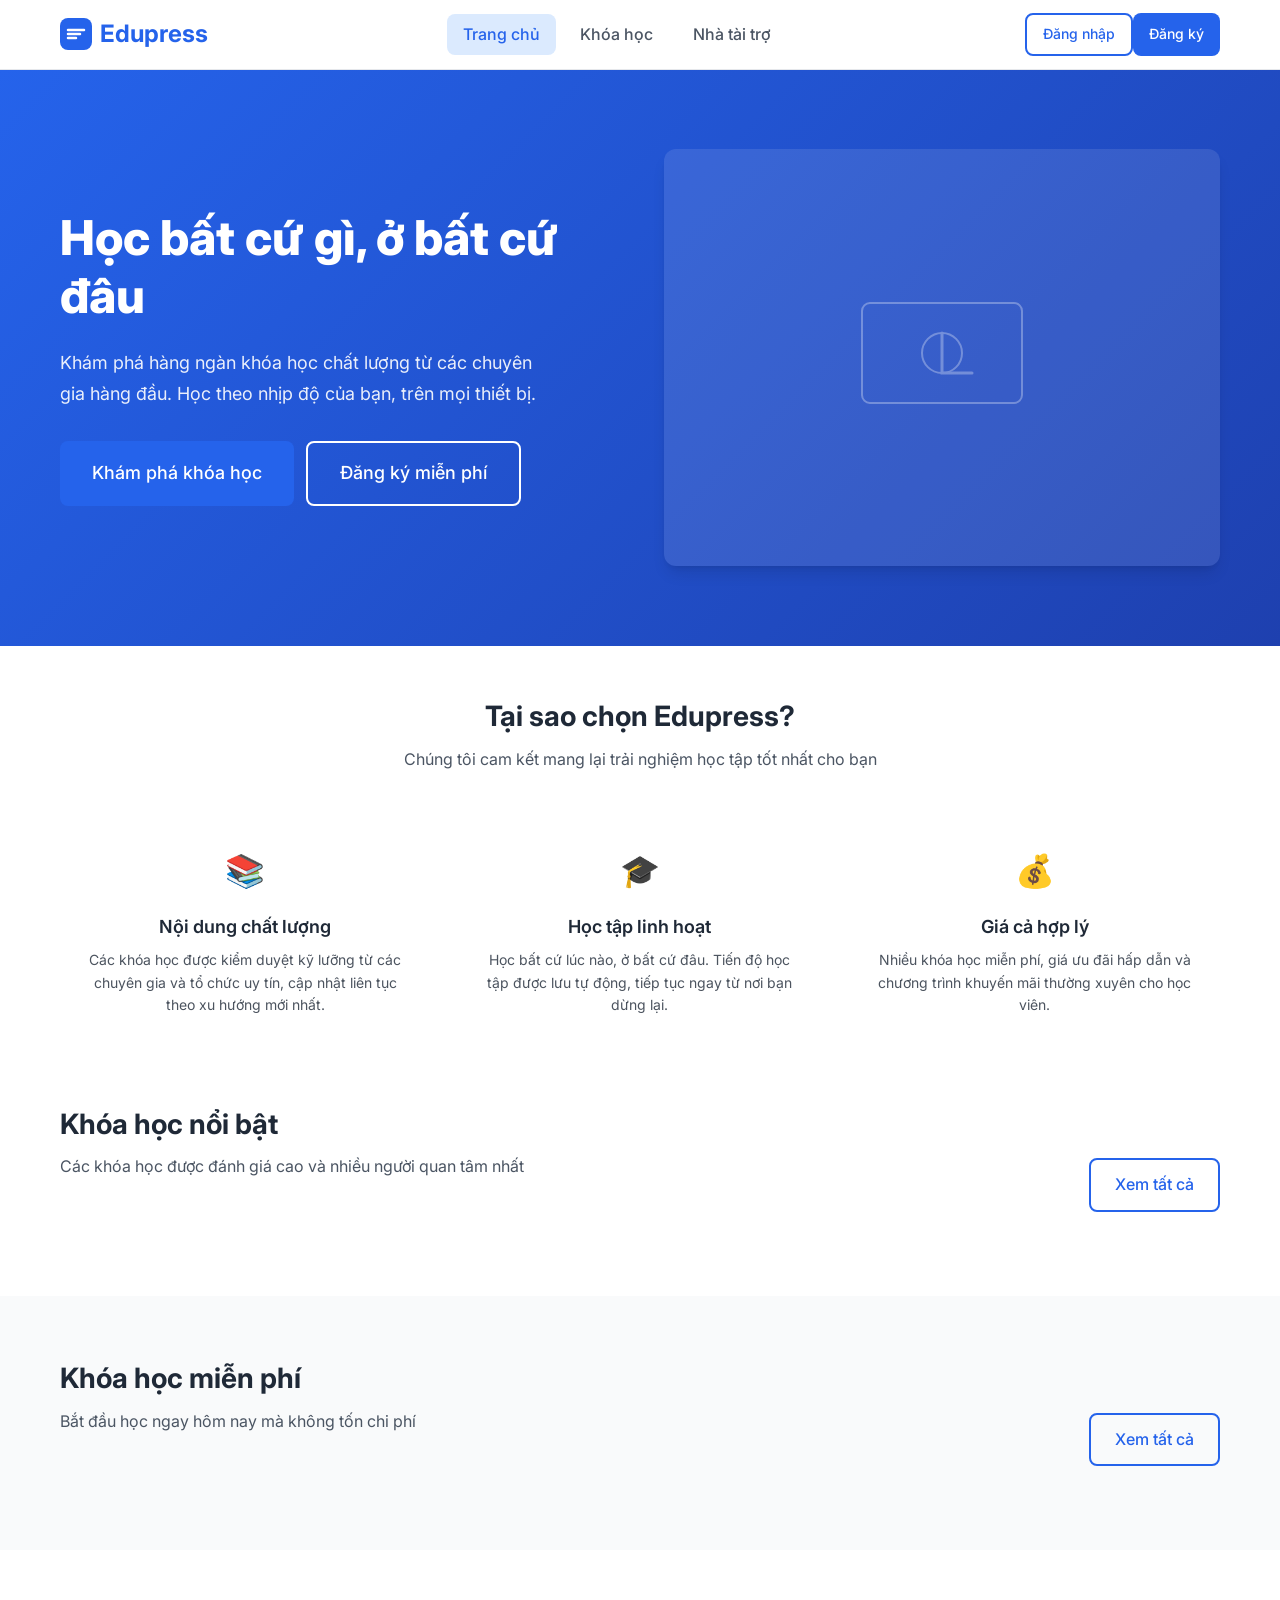
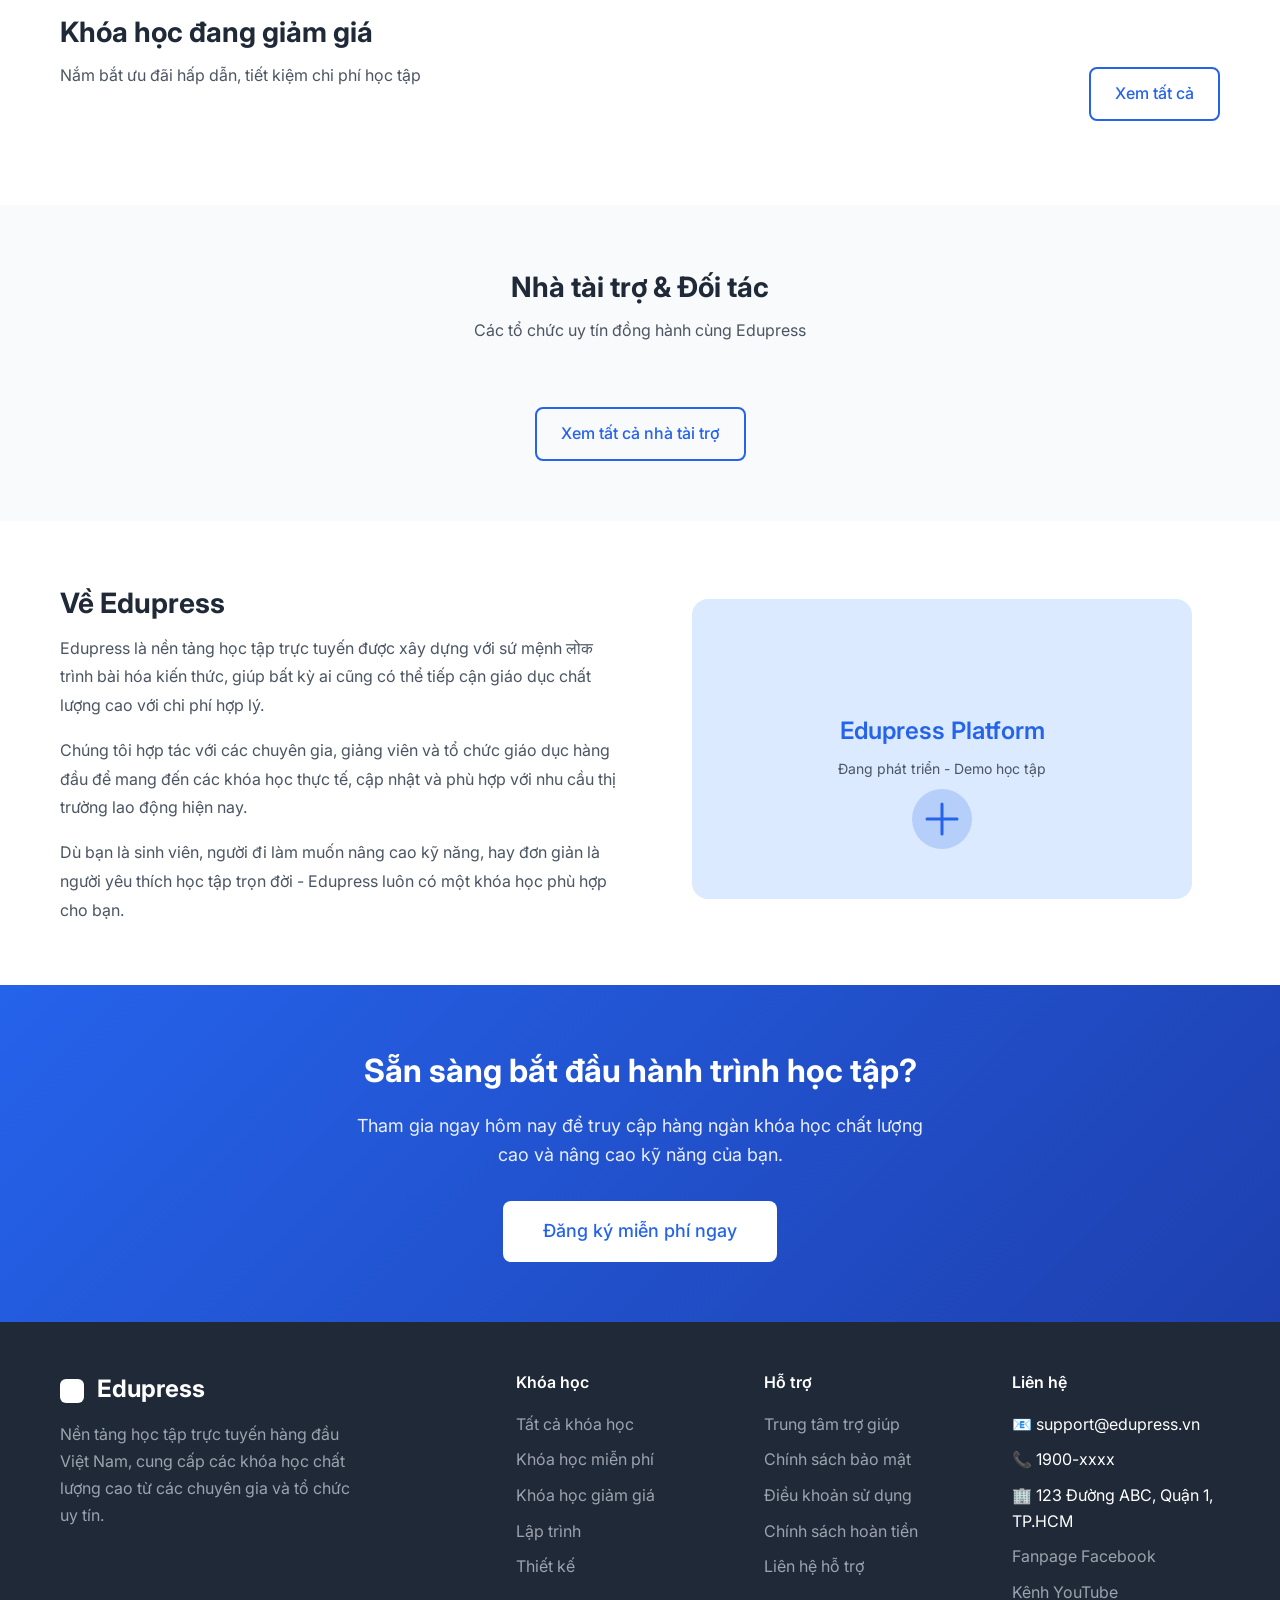
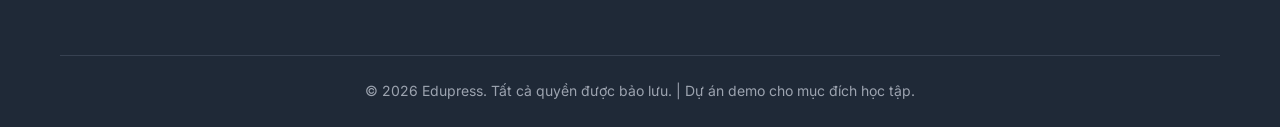
<file: index.html>
<!DOCTYPE html>
<html lang="vi">

<head>
  <meta charset="UTF-8">
  <meta name="viewport" content="width=device-width, initial-scale=1.0">
  <meta name="description"
    content="Edupress - Nền tảng học tập trực tuyến hàng đầu Việt Nam. Hàng nghìn khóa học chất lượng từ các chuyên gia và tổ chức uy tín.">
  <title>Edupress - Học tập trực tuyến chất lượng cao</title>
  <link rel="preconnect" href="https://fonts.googleapis.com">
  <link rel="preconnect" href="https://fonts.gstatic.com" crossorigin>
  <link href="https://fonts.googleapis.com/css2?family=Inter:wght@400;500;600;700;800&display=swap" rel="stylesheet">
  <link rel="stylesheet" href="css/style.css">
  <link rel="stylesheet" href="css/responsive.css">
</head>

<body>
  <a href="#main-content" class="skip-link">Chuyển đến nội dung chính</a>

  <div id="header-placeholder"></div>

  <main id="main-content" role="main">
    <section class="hero" aria-labelledby="hero-title">
      <div class="container">
        <div class="hero-content">
          <div>
            <h1 id="hero-title" class="hero-title">Học bất cứ gì, ở bất cứ đâu</h1>
            <p class="hero-subtitle">Khám phá hàng ngàn khóa học chất lượng từ các chuyên gia hàng đầu. Học theo nhịp độ
              của bạn, trên mọi thiết bị.</p>
            <div class="hero-actions flex gap-12">
              <a href="courses.html" class="btn btn-primary btn-lg">Khám phá khóa học</a>
              <a href="register.html" class="btn btn-outline btn-lg"
                style="background: transparent; border-color: white; color: white;">Đăng ký miễn phí</a>
            </div>
          </div>
          <div class="hero-image">
            <svg width="200" height="150" viewBox="0 0 200 150" fill="none" aria-hidden="true" style="opacity: 0.3;">
              <rect x="20" y="20" width="160" height="100" rx="8" stroke="currentColor" stroke-width="2" />
              <circle cx="100" cy="70" r="20" stroke="currentColor" stroke-width="2" />
              <path d="M100 50v40h30" stroke="currentColor" stroke-width="3" stroke-linecap="round" />
            </svg>
          </div>
        </div>
      </div>
    </section>

    <section class="features" aria-labelledby="features-title">
      <div class="container">
        <h2 id="features-title" class="section-title" style="text-align: center; margin-bottom: 8px;">Tại sao chọn
          Edupress?</h2>
        <p class="section-subtitle" style="text-align: center; max-width: 600px; margin: 0 auto 32px;">Chúng tôi cam kết
          mang lại trải nghiệm học tập tốt nhất cho bạn</p>

        <div class="features-grid">

          <article class="feature-card">
            <div class="feature-icon">📚</div>
            <h3 class="feature-title">Nội dung chất lượng</h3>
            <p class="feature-desc">Các khóa học được kiểm duyệt kỹ lưỡng từ các chuyên gia và tổ chức uy tín, cập nhật
              liên tục theo xu hướng mới nhất.</p>
          </article>

          <article class="feature-card">
            <div class="feature-icon">🎓</div>
            <h3 class="feature-title">Học tập linh hoạt</h3>
            <p class="feature-desc">Học bất cứ lúc nào, ở bất cứ đâu. Tiến độ học tập được lưu tự động, tiếp tục ngay từ
              nơi bạn dừng lại.</p>
          </article>

          <article class="feature-card">
            <div class="feature-icon">💰</div>
            <h3 class="feature-title">Giá cả hợp lý</h3>
            <p class="feature-desc">Nhiều khóa học miễn phí, giá ưu đãi hấp dẫn và chương trình khuyến mãi thường xuyên
              cho học viên.</p>
          </article>
        </div>
      </div>
    </section>

    <section class="section" aria-labelledby="featured-courses-title">
      <div class="container">
        <div class="flex-between" style="margin-bottom: 24px; flex-wrap: wrap; gap: 16px;">
          <div>
            <h2 id="featured-courses-title" class="section-title">Khóa học nổi bật</h2>
            <p class="section-subtitle">Các khóa học được đánh giá cao và nhiều người quan tâm nhất</p>
          </div>
          <a href="courses.html" class="btn btn-outline" style="margin-top: auto;">Xem tất cả</a>
        </div>
        <div class="grid grid-4" id="featured-courses-grid"></div>
      </div>
    </section>

    <section class="section" style="background: var(--bg-secondary);" aria-labelledby="free-courses-title">
      <div class="container">
        <div class="flex-between" style="margin-bottom: 24px; flex-wrap: wrap; gap: 16px;">
          <div>
            <h2 id="free-courses-title" class="section-title">Khóa học miễn phí</h2>
            <p class="section-subtitle">Bắt đầu học ngay hôm nay mà không tốn chi phí</p>
          </div>
          <a href="courses.html?price=free" class="btn btn-outline" style="margin-top: auto;">Xem tất cả</a>
        </div>
        <div class="grid grid-4" id="free-courses-grid"></div>
      </div>
    </section>

    <section class="section" aria-labelledby="sale-courses-title">
      <div class="container">
        <div class="flex-between" style="margin-bottom: 24px; flex-wrap: wrap; gap: 16px;">
          <div>
            <h2 id="sale-courses-title" class="section-title">Khóa học đang giảm giá</h2>
            <p class="section-subtitle">Nắm bắt ưu đãi hấp dẫn, tiết kiệm chi phí học tập</p>
          </div>
          <a href="courses.html?promotion=on-sale" class="btn btn-outline" style="margin-top: auto;">Xem tất cả</a>
        </div>
        <div class="grid grid-4" id="sale-courses-grid"></div>
      </div>
    </section>

    <section class="section" style="background: var(--bg-secondary);" aria-labelledby="sponsors-title">
      <div class="container">
        <div style="text-align: center; margin-bottom: 32px;">
          <h2 id="sponsors-title" class="section-title">Nhà tài trợ & Đối tác</h2>
          <p class="section-subtitle">Các tổ chức uy tín đồng hành cùng Edupress</p>
        </div>
        <div class="grid grid-4" id="sponsors-grid"></div>
        <div style="text-align: center; margin-top: 32px;">
          <a href="sponsors.html" class="btn btn-outline">Xem tất cả nhà tài trợ</a>
        </div>
      </div>
    </section>

    <section class="section" aria-labelledby="about-title">
      <div class="container">
        <div class="grid grid-2" style="align-items: center; gap: 48px;">
          <div>
            <h2 id="about-title" class="section-title">Về Edupress</h2>
            <p style="color: var(--text-secondary); line-height: 1.8; margin-bottom: 16px;">
              Edupress là nền tảng học tập trực tuyến được xây dựng với sứ mệnh लोक trình bài hóa kiến thức,
              giúp bất kỳ ai cũng có thể tiếp cận giáo dục chất lượng cao với chi phí hợp lý.
            </p>
            <p style="color: var(--text-secondary); line-height: 1.8; margin-bottom: 16px;">
              Chúng tôi hợp tác với các chuyên gia, giảng viên và tổ chức giáo dục hàng đầu để mang đến
              các khóa học thực tế, cập nhật và phù hợp với nhu cầu thị trường lao động hiện nay.
            </p>
            <p style="color: var(--text-secondary); line-height: 1.8;">
              Dù bạn là sinh viên, người đi làm muốn nâng cao kỹ năng, hay đơn giản là người yêu thích học tập
              trọn đời - Edupress luôn có một khóa học phù hợp cho bạn.
            </p>
          </div>
          <div style="text-align: center;">
            <svg width="100%" height="300" viewBox="0 0 500 300" fill="none" aria-hidden="true"
              style="max-width: 500px;">
              <rect width="500" height="300" rx="16" fill="var(--primary-light)" />
              <text x="250" y="140" text-anchor="middle" font-family="Inter, sans-serif" font-size="24"
                font-weight="600" fill="var(--primary-color)">Edupress Platform</text>
              <text x="250" y="175" text-anchor="middle" font-family="Inter, sans-serif" font-size="14"
                fill="var(--text-secondary)">Đang phát triển - Demo học tập</text>
              <circle cx="250" cy="220" r="30" fill="var(--primary-color)" opacity="0.2" />
              <path d="M250 205v30M235 220h30" stroke="var(--primary-color)" stroke-width="3" stroke-linecap="round" />
            </svg>
          </div>
        </div>
      </div>
    </section>

    <section class="section"
      style="background: linear-gradient(135deg, var(--primary-color) 0%, #1e40af 100%); color: white;"
      aria-labelledby="cta-title">
      <div class="container" style="text-align: center;">
        <h2 id="cta-title" style="font-size: 32px; font-weight: 700; margin-bottom: 16px;">Sẵn sàng bắt đầu hành trình
          học tập?</h2>
        <p
          style="font-size: 18px; opacity: 0.9; margin-bottom: 32px; max-width: 600px; margin-left: auto; margin-right: auto;">
          Tham gia ngay hôm nay để truy cập hàng ngàn khóa học chất lượng cao và nâng cao kỹ năng của bạn.
        </p>
        <a href="register.html" class="btn btn-lg"
          style="background: white; color: var(--primary-color); font-size: 18px; padding: 16px 40px;">
          Đăng ký miễn phí ngay
        </a>
      </div>
    </section>
  </main>

  <div id="footer-placeholder"></div>

  <script src="js/utils.js"></script>
  <script src="js/storage.js"></script>
  <script src="js/courses.js"></script>
  <script src="js/auth.js"></script>
  <script src="js/app.js"></script>
  <script>
    Utils.onReady(() => {
      const featuredCourses = Courses.getFeaturedCourses(4);
      const freeCourses = Courses.getFreeCourses(4);
      const saleCourses = Courses.getOnSaleCourses(4);
      const sponsors = Storage.getSponsors();

      Courses.renderCourseCards(featuredCourses, '#featured-courses-grid');
      Courses.renderCourseCards(freeCourses, '#free-courses-grid');
      Courses.renderCourseCards(saleCourses, '#sale-courses-grid');

      const sponsorsGrid = Utils.getElement('#sponsors-grid');
      if (sponsorsGrid) {
        sponsorsGrid.innerHTML = sponsors.map(sponsor => `
          <article class="sponsor-card">
            <img src="${Utils.escapeHtml(sponsor.logo)}" alt="${Utils.escapeHtml(sponsor.name)}" class="sponsor-logo" onerror="this.style.display='none'; this.nextElementSibling.style.display='flex';">
            <div style="display: none; width: 100px; height: 100px; border-radius: var(--radius-md); background: var(--primary-light); color: var(--primary-color); align-items: center; justify-content: center; font-size: 32px; font-weight: 700; margin: 0 auto 16px;">${Utils.getInitials(sponsor.name)}</div>
            <h3 class="sponsor-name">${Utils.escapeHtml(sponsor.name)}</h3>
            <p class="sponsor-desc">${Utils.escapeHtml(sponsor.description)}</p>
            <div class="sponsor-courses">
              ${Storage.getCourses().filter(c => c.sponsorId === sponsor.id).slice(0, 3).map(c => `<span class="sponsor-course-tag">${Utils.escapeHtml(c.title)}</span>`).join('')}
            </div>
          </article>
        `).join('');
      }
    });
  </script>
</body>

</html>
</file>
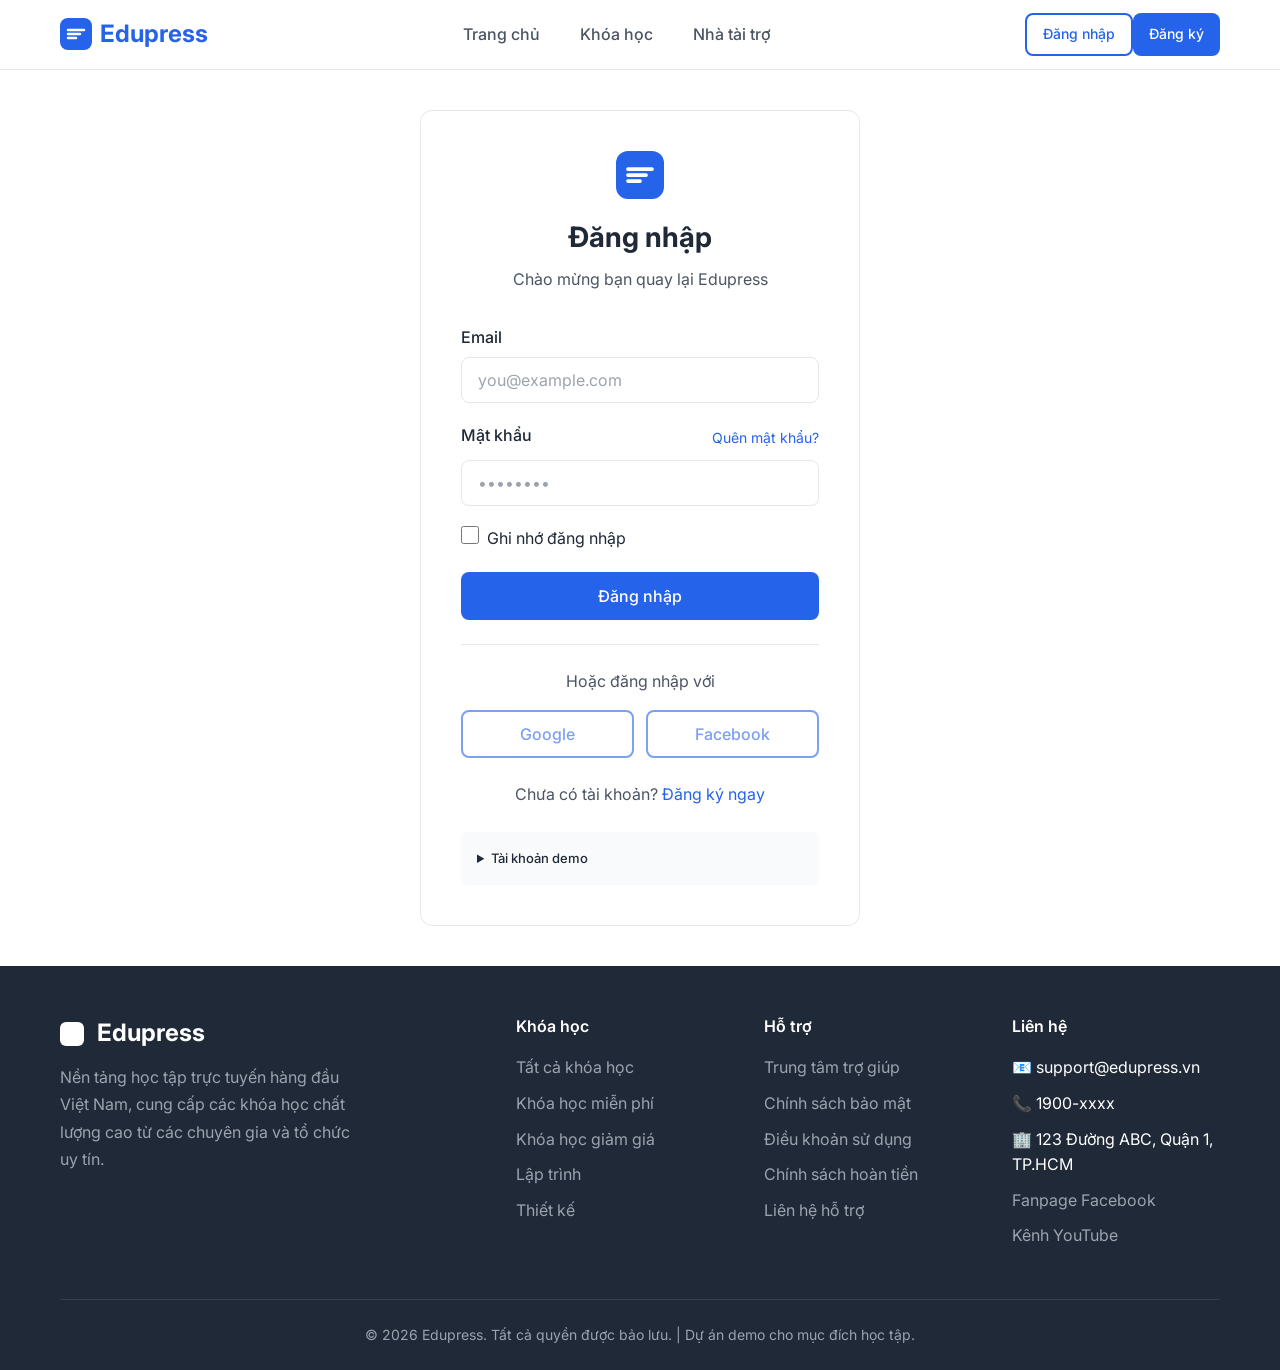
<file: admin.html>
<!DOCTYPE html>
<html lang="vi">
<head>
  <meta charset="UTF-8">
  <meta name="viewport" content="width=device-width, initial-scale=1.0">
  <meta name="description" content="Trang quản trị Edupress - Quản lý khóa học, nhà tài trợ, khuyến mãi và yêu cầu hợp tác.">
  <title>Quản trị - Edupress</title>
  <link rel="preconnect" href="https://fonts.googleapis.com">
  <link rel="preconnect" href="https://fonts.gstatic.com" crossorigin>
  <link href="https://fonts.googleapis.com/css2?family=Inter:wght@400;500;600;700;800&display=swap" rel="stylesheet">
  <link rel="stylesheet" href="css/style.css">
  <link rel="stylesheet" href="css/responsive.css">
</head>
<body>
  <a href="#main-content" class="skip-link">Chuyển đến nội dung chính</a>

  <div id="header-placeholder"></div>

  <main id="main-content" role="main">
    <div id="admin-content">
      <div class="container" style="padding: 40px 20px; text-align: center;">
        <div class="empty-state">
          <div class="empty-state-icon">⏳</div>
          <h3 class="empty-state-title">Đang tải trang quản trị...</h3>
        </div>
      </div>
    </div>
  </main>

  <div id="footer-placeholder"></div>

  <script src="js/utils.js"></script>
  <script src="js/storage.js"></script>
  <script src="js/auth.js"></script>
  <script src="js/app.js"></script>
  <script>
    Utils.onReady(() => {
      if (!Auth.requireAdmin()) return;

      const container = Utils.getElement('#admin-content');
      container.innerHTML = `
        <div class="admin-layout flex">
          <aside class="admin-sidebar" role="navigation" aria-label="Menu quản trị">
            <nav class="admin-nav">
              <a href="#" class="admin-nav-item active" data-tab="courses">
                <svg width="20" height="20" viewBox="0 0 24 24" fill="none" stroke="currentColor" stroke-width="2" aria-hidden="true"><path d="M4 19.5A2.5 2.5 0 0 1 6.5 17H20"/><path d="M6.5 2H20v20H6.5A2.5 2.5 0 0 1 4 19.5v-15A2.5 2.5 0 0 1 6.5 2z"/><path d="M12 7v10"/><path d="M17 7H12"/></svg>
                Quản lý khóa học
              </a>
              <a href="#" class="admin-nav-item" data-tab="sponsors">
                <svg width="20" height="20" viewBox="0 0 24 24" fill="none" stroke="currentColor" stroke-width="2" aria-hidden="true"><path d="M17 21v-2a4 4 0 0 0-4-4H5a4 4 0 0 0-4 4v2"/><circle cx="9" cy="7" r="4"/><path d="M23 21v-2a4 4 0 0 0-3-3.87"/><path d="M16 3.13a4 4 0 0 1 0 7.75"/></svg>
                Nhà tài trợ
              </a>
              <a href="#" class="admin-nav-item" data-tab="promotions">
                <svg width="20" height="20" viewBox="0 0 24 24" fill="none" stroke="currentColor" stroke-width="2" aria-hidden="true"><circle cx="12" cy="12" r="10"/><path d="M12 6v6l4 2"/></svg>
                Khuyến mãi
              </a>
              <a href="#" class="admin-nav-item" data-tab="requests">
                <svg width="20" height="20" viewBox="0 0 24 24" fill="none" stroke="currentColor" stroke-width="2" aria-hidden="true"><path d="M14 2H6a2 2 0 0 0-2 2v16a2 2 0 0 0 2 2h12a2 2 0 0 0 2-2V8z"/><polyline points="14 2 14 8 20 8"/><line x1="16" y1="13" x2="8" y2="13"/><line x1="16" y1="17" x2="8" y2="17"/><polyline points="10 9 9 9 8 9"/></svg>
                Yêu cầu hợp tác
              </a>
            </nav>
          </aside>

          <div class="admin-main">
            <div class="admin-header flex-between">
              <h1 id="admin-page-title" class="section-title" style="margin-bottom: 0;">Quản lý khóa học</h1>
              <button class="btn btn-primary" id="add-course-btn">Thêm khóa học</button>
            </div>

            <div id="admin-tab-content">
              <!-- Course Management -->
              <div class="admin-tab-panel" id="courses-panel">
                <div class="card" style="overflow-x: auto;">
                  <table class="admin-table">
                    <thead>
                      <tr>
                        <th style="width: 60px;">Ảnh</th>
                        <th>Tên khóa học</th>
                        <th>Danh mục</th>
                        <th>Giảng viên</th>
                        <th>Giá</th>
                        <th>Trạng thái</th>
                        <th>Nổi bật</th>
                        <th style="width: 120px;">Thao tác</th>
                      </tr>
                    </thead>
                    <tbody id="courses-table-body"></tbody>
                  </table>
                </div>
              </div>

              <!-- Sponsor Management -->
              <div class="admin-tab-panel" id="sponsors-panel" style="display: none;">
                <div class="flex-between" style="margin-bottom: 24px; flex-wrap: wrap; gap: 12px;">
                  <h2 class="section-title" style="margin-bottom: 0;">Quản lý nhà tài trợ</h2>
                  <button class="btn btn-primary" id="add-sponsor-btn">Thêm nhà tài trợ</button>
                </div>
                <div class="card" style="overflow-x: auto;">
                  <table class="admin-table">
                    <thead>
                      <tr>
                        <th style="width: 60px;">Logo</th>
                        <th>Tên</th>
                        <th>Mô tả</th>
                        <th>Số khóa học</th>
                        <th style="width: 120px;">Thao tác</th>
                      </tr>
                    </thead>
                    <tbody id="sponsors-table-body"></tbody>
                  </table>
                </div>
              </div>

              <!-- Promotion Management -->
              <div class="admin-tab-panel" id="promotions-panel" style="display: none;">
                <div class="flex-between" style="margin-bottom: 24px; flex-wrap: wrap; gap: 12px;">
                  <h2 class="section-title" style="margin-bottom: 0;">Quản lý khuyến mãi</h2>
                  <button class="btn btn-primary" id="add-promotion-btn">Thêm khuyến mãi</button>
                </div>
                <div class="card" style="overflow-x: auto;">
                  <table class="admin-table">
                    <thead>
                      <tr>
                        <th>Mã</th>
                        <th>Tên chương trình</th>
                        <th>Loại</th>
                        <th>Giá trị</th>
                        <th>Thời gian</th>
                        <th>Áp dụng cho</th>
                        <th>Trạng thái</th>
                        <th style="width: 120px;">Thao tác</th>
                      </tr>
                    </thead>
                    <tbody id="promotions-table-body"></tbody>
                  </table>
                </div>
              </div>

              <!-- Sponsor Requests -->
              <div class="admin-tab-panel" id="requests-panel" style="display: none;">
                <h2 class="section-title" style="margin-bottom: 24px;">Yêu cầu hợp tác</h2>
                <div class="card" style="overflow-x: auto;">
                  <table class="admin-table">
                    <thead>
                      <tr>
                        <th>Tổ chức</th>
                        <th>Người liên hệ</th>
                        <th>Email</th>
                        <th>Loại hợp tác</th>
                        <th>Ngày gửi</th>
                        <th>Trạng thái</th>
                        <th style="width: 150px;">Thao tác</th>
                      </tr>
                    </thead>
                    <tbody id="requests-table-body"></tbody>
                  </table>
                </div>
              </div>
            </div>
          </div>
        </div>
      `;

      initAdminTabs();
      renderCoursesTable();
      renderSponsorsTable();
      renderPromotionsTable();
      renderRequestsTable();
      bindAdminEvents();
    });

    function initAdminTabs() {
      const tabLinks = Utils.getElements('.admin-nav-item');
      const tabPanels = Utils.getElements('.admin-tab-panel');

      tabLinks.forEach(link => {
        link.addEventListener('click', (e) => {
          e.preventDefault();
          const tab = link.dataset.tab;

          tabLinks.forEach(l => Utils.removeClass(l, 'active'));
          Utils.addClass(link, 'active');

          tabPanels.forEach(panel => panel.style.display = 'none');
          Utils.getElement(`${tab}-panel`).style.display = 'block';

          const titles = {
            courses: 'Quản lý khóa học',
            sponsors: 'Quản lý nhà tài trợ',
            promotions: 'Quản lý khuyến mãi',
            requests: 'Yêu cầu hợp tác'
          };
          Utils.getElement('#admin-page-title').textContent = titles[tab];
        });
      });
    }

    function renderCoursesTable() {
      const courses = Storage.getCourses();
      const tbody = Utils.getElement('#courses-table-body');
      if (!tbody) return;

      tbody.innerHTML = courses.map(course => {
        const sponsor = Storage.getSponsorById(course.sponsorId);
        return `
          <tr>
            <td><img src="${Utils.escapeHtml(course.thumbnail || 'assets/images/course-placeholder.svg')}" alt="" style="width: 50px; height: 30px; object-fit: cover; border-radius: var(--radius-sm);" onerror="this.src='assets/images/course-placeholder.png'"></td>
            <td>${Utils.escapeHtml(course.title)}</td>
            <td>${Utils.escapeHtml(course.category)}</td>
            <td>${Utils.escapeHtml(course.instructor)}</td>
            <td>${course.isFree ? '<span class="badge badge-free">Miễn phí</span>' : Utils.formatCurrency(course.price)}</td>
            <td><span class="badge ${course.isFree ? 'badge-free' : 'badge-paid'}">${course.isFree ? 'Miễn phí' : 'Trả phí'}</span></td>
            <td>${course.featured ? '<span class="badge badge-new">Có</span>' : '<span class="badge" style="background: var(--bg-tertiary); color: var(--text-muted);">Không</span>'}</td>
            <td>
              <div class="admin-actions">
                <button class="btn btn-outline btn-sm edit-course" data-id="${course.id}" title="Sửa">✏️</button>
                <button class="btn btn-danger btn-sm delete-course" data-id="${course.id}" title="Xóa">🗑️</button>
              </div>
            </td>
          </tr>
        `;
      }).join('');
    }

    function renderSponsorsTable() {
      const sponsors = Storage.getSponsors();
      const tbody = Utils.getElement('#sponsors-table-body');
      if (!tbody) return;

      tbody.innerHTML = sponsors.map(sponsor => {
        const courseCount = Storage.getCourses().filter(c => c.sponsorId === sponsor.id).length;
        return `
          <tr>
            <td><img src="${Utils.escapeHtml(sponsor.logo)}" alt="" style="width: 50px; height: 50px; object-fit: cover; border-radius: var(--radius-sm);" onerror="this.style.display='none'; this.nextElementSibling.style.display='inline-flex';"><span style="display:none; width:50px; height:50px; border-radius:var(--radius-sm); background:var(--primary-light); color:var(--primary-color); align-items:center; justify-content:center; font-weight:700;">${Utils.getInitials(sponsor.name)}</span></td>
            <td>${Utils.escapeHtml(sponsor.name)}</td>
            <td>${Utils.escapeHtml(sponsor.description)}</td>
            <td>${courseCount}</td>
            <td>
              <div class="admin-actions">
                <button class="btn btn-outline btn-sm edit-sponsor" data-id="${sponsor.id}" title="Sửa">✏️</button>
                <button class="btn btn-danger btn-sm delete-sponsor" data-id="${sponsor.id}" title="Xóa">🗑️</button>
              </div>
            </td>
          </tr>
        `;
      }).join('');
    }

    function renderPromotionsTable() {
      const promotions = Storage.getPromotions();
      const tbody = Utils.getElement('#promotions-table-body');
      if (!tbody) return;

      tbody.innerHTML = promotions.map(promo => {
        const courseNames = promo.courseIds?.map(id => {
          const c = Storage.getCourseById(id);
          return c ? c.title : id;
        }).join(', ') || 'Tất cả';

        return `
          <tr>
            <td><code>${Utils.escapeHtml(promo.code)}</code></td>
            <td>${Utils.escapeHtml(promo.name)}</td>
            <td>${promo.type === 'percent' ? 'Giảm %' : 'Giảm cố định'}</td>
            <td>${promo.type === 'percent' ? promo.value + '%' : Utils.formatCurrency(promo.value)}</td>
            <td>${Utils.formatDate(promo.startDate)} - ${Utils.formatDate(promo.endDate)}</td>
            <td>${Utils.escapeHtml(courseNames)}</td>
            <td><span class="badge ${promo.active ? 'badge-free' : 'badge'}">${promo.active ? 'Đang hoạt động' : 'Hết hạn/Tắt'}</span></td>
            <td>
              <div class="admin-actions">
                <button class="btn btn-outline btn-sm edit-promotion" data-id="${promo.id}" title="Sửa">✏️</button>
                <button class="btn btn-danger btn-sm delete-promotion" data-id="${promo.id}" title="Xóa">🗑️</button>
              </div>
            </td>
          </tr>
        `;
      }).join('');
    }

    function renderRequestsTable() {
      const requests = Storage.getSponsorRequests();
      const tbody = Utils.getElement('#requests-table-body');
      if (!tbody) return;

      if (requests.length === 0) {
        tbody.innerHTML = '<tr><td colspan="7" style="text-align: center; padding: 40px; color: var(--text-muted);">Chưa có yêu cầu hợp tác nào</td></tr>';
        return;
      }

      tbody.innerHTML = requests.map(req => `
        <tr>
          <td>${Utils.escapeHtml(req.orgName)}</td>
          <td>${Utils.escapeHtml(req.contactName)}</td>
          <td>${Utils.escapeHtml(req.contactEmail)}</td>
          <td>${req.requestType === 'sponsor' ? 'Tài trợ' : req.requestType === 'content_provider' ? 'Cung cấp nội dung' : req.requestType === 'promotion' ? 'Khuyến mãi' : 'Khác'}</td>
          <td>${Utils.formatDateTime(req.createdAt)}</td>
          <td><span class="badge ${req.status === 'pending' ? 'badge-sale' : req.status === 'approved' ? 'badge-free' : 'badge-danger'}">${req.status === 'pending' ? 'Chờ duyệt' : req.status === 'approved' ? 'Đã duyệt' : 'Đã từ chối'}</span></td>
          <td>
            <div class="admin-actions">
              ${req.status === 'pending' ? `
                <button class="btn btn-secondary btn-sm approve-request" data-id="${req.id}">Duyệt</button>
                <button class="btn btn-danger btn-sm reject-request" data-id="${req.id}">Từ chối</button>
              ` : ''}
              <button class="btn btn-outline btn-sm view-request" data-id="${req.id}">Xem</button>
            </div>
          </td>
        </tr>
      `).join('');
    }

    function bindAdminEvents() {
      const addCourseBtn = Utils.getElement('#add-course-btn');
      if (addCourseBtn) {
        addCourseBtn.addEventListener('click', () => openCourseModal());
      }

      Utils.getElement('#courses-table-body')?.addEventListener('click', (e) => {
        const editBtn = e.target.closest('.edit-course');
        const deleteBtn = e.target.closest('.delete-course');
        if (editBtn) openCourseModal(editBtn.dataset.id);
        if (deleteBtn) confirmDeleteCourse(deleteBtn.dataset.id);
      });

      const addSponsorBtn = Utils.getElement('#add-sponsor-btn');
      if (addSponsorBtn) {
        addSponsorBtn.addEventListener('click', () => openSponsorModal());
      }

      Utils.getElement('#sponsors-table-body')?.addEventListener('click', (e) => {
        const editBtn = e.target.closest('.edit-sponsor');
        const deleteBtn = e.target.closest('.delete-sponsor');
        if (editBtn) openSponsorModal(editBtn.dataset.id);
        if (deleteBtn) confirmDeleteSponsor(deleteBtn.dataset.id);
      });

      const addPromotionBtn = Utils.getElement('#add-promotion-btn');
      if (addPromotionBtn) {
        addPromotionBtn.addEventListener('click', () => openPromotionModal());
      }

      Utils.getElement('#promotions-table-body')?.addEventListener('click', (e) => {
        const editBtn = e.target.closest('.edit-promotion');
        const deleteBtn = e.target.closest('.delete-promotion');
        if (editBtn) openPromotionModal(editBtn.dataset.id);
        if (deleteBtn) confirmDeletePromotion(deleteBtn.dataset.id);
      });

      Utils.getElement('#requests-table-body')?.addEventListener('click', (e) => {
        const approveBtn = e.target.closest('.approve-request');
        const rejectBtn = e.target.closest('.reject-request');
        const viewBtn = e.target.closest('.view-request');
        if (approveBtn) updateRequestStatus(approveBtn.dataset.id, 'approved');
        if (rejectBtn) updateRequestStatus(rejectBtn.dataset.id, 'rejected');
        if (viewBtn) viewRequest(viewBtn.dataset.id);
      });
    }

    function openCourseModal(id = null) {
      const course = id ? Storage.getCourseById(id) : null;
      const sponsors = Storage.getSponsors();
      const promotions = Storage.getPromotions();

      const modalHtml = `
        <form id="course-form">
          <input type="hidden" id="course-id" value="${id || ''}">
          <div class="form-group">
            <label for="course-title" class="form-label">Tên khóa học *</label>
            <input type="text" id="course-title" class="form-input" value="${Utils.escapeHtml(course?.title || '')}" required>
          </div>
          <div class="form-group">
            <label for="course-description" class="form-label">Mô tả *</label>
            <textarea id="course-description" class="form-input" rows="3" required>${Utils.escapeHtml(course?.description || '')}</textarea>
          </div>
          <div style="display: grid; grid-template-columns: 1fr 1fr; gap: 16px;">
            <div class="form-group">
              <label for="course-category" class="form-label">Danh mục *</label>
              <input type="text" id="course-category" class="form-input" value="${Utils.escapeHtml(course?.category || '')}" required list="categories">
              <datalist id="categories">
                <option value="Lập trình">
                <option value="Thiết kế">
                <option value="Ngoại ngữ">
                <option value="Kinh doanh">
                <option value="Kỹ năng">
              </datalist>
            </div>
            <div class="form-group">
              <label for="course-level" class="form-label">Cấp độ *</label>
              <select id="course-level" class="form-input" required>
                <option value="Cơ bản" ${course?.level === 'Cơ bản' ? 'selected' : ''}>Cơ bản</option>
                <option value="Trung bình" ${course?.level === 'Trung bình' ? 'selected' : ''}>Trung bình</option>
                <option value="Nâng cao" ${course?.level === 'Nâng cao' ? 'selected' : ''}>Nâng cao</option>
              </select>
            </div>
          </div>
          <div class="form-group">
            <label for="course-instructor" class="form-label">Giảng viên</label>
            <input type="text" id="course-instructor" class="form-input" value="${Utils.escapeHtml(course?.instructor || '')}">
          </div>
          <div style="display: grid; grid-template-columns: 1fr 1fr; gap: 16px;">
            <div class="form-group">
              <label for="course-duration" class="form-label">Thời lượng</label>
              <input type="text" id="course-duration" class="form-input" value="${Utils.escapeHtml(course?.duration || '')}" placeholder="Ví dụ: 20 giờ">
            </div>
            <div class="form-group">
              <label for="course-sponsor" class="form-label">Nhà tài trợ</label>
              <select id="course-sponsor" class="form-input">
                <option value="">Chọn nhà tài trợ</option>
                ${sponsors.map(s => `<option value="${s.id}" ${course?.sponsorId === s.id ? 'selected' : ''}>${Utils.escapeHtml(s.name)}</option>`).join('')}
              </select>
            </div>
          </div>
          <div style="display: grid; grid-template-columns: 1fr 1fr 1fr; gap: 16px;">
            <div class="form-group">
              <label for="course-price" class="form-label">Giá (VNĐ)</label>
              <input type="number" id="course-price" class="form-input" value="${course?.price || 0}" min="0" step="1000">
            </div>
            <div class="form-group">
              <label for="course-original-price" class="form-label">Giá gốc (VNĐ)</label>
              <input type="number" id="course-original-price" class="form-input" value="${course?.originalPrice || 0}" min="0" step="1000">
            </div>
            <div class="form-group">
              <label class="form-label">Loại</label>
              <label class="flex items-center gap-8" style="cursor: pointer; font-weight: 400;">
                <input type="checkbox" id="course-free" ${course?.isFree ? 'checked' : ''} style="width: 18px; height: 18px; accent-color: var(--primary-color);">
                <span>Miễn phí</span>
              </label>
            </div>
          </div>
          <div class="form-group">
            <label for="course-featured" class="form-label" style="display: flex; align-items: center; gap: 8px;">
              <input type="checkbox" id="course-featured" ${course?.featured ? 'checked' : ''} style="width: 18px; height: 18px; accent-color: var(--primary-color);">
              <span>Nổi bật</span>
            </label>
          </div>
          <div class="form-group">
            <label for="course-thumbnail" class="form-label">Ảnh đại diện (URL)</label>
            <input type="url" id="course-thumbnail" class="form-input" value="${Utils.escapeHtml(course?.thumbnail || '')}" placeholder="assets/images/course-xxx.png">
          </div>
        </form>
      `;

      Utils.showModal(modalHtml, {
        title: id ? 'Chỉnh sửa khóa học' : 'Thêm khóa học mới',
        confirmText: id ? 'Cập nhật' : 'Tạo khóa học',
        onConfirm: () => saveCourse(id)
      });
    }

    function saveCourse(id) {
      const title = Utils.getElement('#course-title').value.trim();
      const description = Utils.getElement('#course-description').value.trim();
      const category = Utils.getElement('#course-category').value.trim();
      const level = Utils.getElement('#course-level').value;
      const instructor = Utils.getElement('#course-instructor').value.trim();
      const duration = Utils.getElement('#course-duration').value.trim();
      const sponsorId = Utils.getElement('#course-sponsor').value || null;
      const price = parseInt(Utils.getElement('#course-price').value) || 0;
      const originalPrice = parseInt(Utils.getElement('#course-original-price').value) || price;
      const isFree = Utils.getElement('#course-free').checked;
      const featured = Utils.getElement('#course-featured').checked;
      const thumbnail = Utils.getElement('#course-thumbnail').value.trim();

      if (!title || !description || !category || !level) {
        Utils.showToast('Vui lòng điền đầy đủ thông tin bắt buộc', 'error');
        return;
      }

      const courseData = {
        title,
        description,
        category,
        level,
        instructor,
        duration,
        sponsorId,
        price: isFree ? 0 : price,
        originalPrice: isFree ? 0 : originalPrice,
        isFree,
        featured,
        thumbnail: thumbnail || 'assets/images/course-placeholder.png',
        lessons: [],
        promotionIds: []
      };

      if (id) {
        Storage.updateCourse(id, courseData);
        Utils.showToast('Cập nhật khóa học thành công', 'success');
      } else {
        Storage.addCourse(courseData);
        Utils.showToast('Tạo khóa học thành công', 'success');
      }

      renderCoursesTable();
    }

    function confirmDeleteCourse(id) {
      Utils.showConfirm('Bạn có chắc muốn xóa khóa học này? Hành động không thể hoàn tác.', () => {
        Storage.deleteCourse(id);
        Utils.showToast('Đã xóa khóa học', 'success');
        renderCoursesTable();
      });
    }

    function openSponsorModal(id = null) {
      const sponsor = id ? Storage.getSponsorById(id) : null;

      const modalHtml = `
        <form id="sponsor-form">
          <input type="hidden" id="sponsor-id" value="${id || ''}">
          <div class="form-group">
            <label for="sponsor-name" class="form-label">Tên nhà tài trợ *</label>
            <input type="text" id="sponsor-name" class="form-input" value="${Utils.escapeHtml(sponsor?.name || '')}" required>
          </div>
          <div class="form-group">
            <label for="sponsor-logo" class="form-label">Logo (URL)</label>
            <input type="url" id="sponsor-logo" class="form-input" value="${Utils.escapeHtml(sponsor?.logo || '')}" placeholder="assets/images/sponsor-xxx.svg">
          </div>
          <div class="form-group">
            <label for="sponsor-description" class="form-label">Mô tả *</label>
            <textarea id="sponsor-description" class="form-input" rows="3" required>${Utils.escapeHtml(sponsor?.description || '')}</textarea>
          </div>
        </form>
      `;

      Utils.showModal(modalHtml, {
        title: id ? 'Chỉnh sửa nhà tài trợ' : 'Thêm nhà tài trợ mới',
        confirmText: id ? 'Cập nhật' : 'Tạo nhà tài trợ',
        onConfirm: () => saveSponsor(id)
      });
    }

    function saveSponsor(id) {
      const name = Utils.getElement('#sponsor-name').value.trim();
      const logo = Utils.getElement('#sponsor-logo').value.trim();
      const description = Utils.getElement('#sponsor-description').value.trim();

      if (!name || !description) {
        Utils.showToast('Vui lòng điền đầy đủ thông tin bắt buộc', 'error');
        return;
      }

      const sponsorData = { name, logo: logo || 'assets/images/sponsor-placeholder.svg', description };

      if (id) {
        Storage.updateSponsor(id, sponsorData);
        Utils.showToast('Cập nhật nhà tài trợ thành công', 'success');
      } else {
        Storage.addSponsor(sponsorData);
        Utils.showToast('Tạo nhà tài trợ thành công', 'success');
      }

      renderSponsorsTable();
    }

    function confirmDeleteSponsor(id) {
      Utils.showConfirm('Bạn có chắc muốn xóa nhà tài trợ này? Các khóa học liên quan sẽ không còn nhà tài trợ.', () => {
        Storage.deleteSponsor(id);
        Utils.showToast('Đã xóa nhà tài trợ', 'success');
        renderSponsorsTable();
        renderCoursesTable();
      });
    }

    function openPromotionModal(id = null) {
      const promo = id ? Storage.getPromotionById(id) : null;
      const courses = Storage.getCourses();

      const modalHtml = `
        <form id="promotion-form">
          <input type="hidden" id="promotion-id" value="${id || ''}">
          <div class="form-group">
            <label for="promo-code" class="form-label">Mã chương trình *</label>
            <input type="text" id="promo-code" class="form-input" value="${Utils.escapeHtml(promo?.code || '')}" required style="text-transform: uppercase;">
          </div>
          <div class="form-group">
            <label for="promo-name" class="form-label">Tên chương trình *</label>
            <input type="text" id="promo-name" class="form-input" value="${Utils.escapeHtml(promo?.name || '')}" required>
          </div>
          <div class="form-group">
            <label for="promo-description" class="form-label">Mô tả</label>
            <textarea id="promo-description" class="form-input" rows="2">${Utils.escapeHtml(promo?.description || '')}</textarea>
          </div>
          <div style="display: grid; grid-template-columns: 1fr 1fr; gap: 16px;">
            <div class="form-group">
              <label for="promo-type" class="form-label">Loại ưu đãi *</label>
              <select id="promo-type" class="form-input" required>
                <option value="percent" ${promo?.type === 'percent' ? 'selected' : ''}>Giảm theo %</option>
                <option value="fixed" ${promo?.type === 'fixed' ? 'selected' : ''}>Giảm số tiền cố định</option>
              </select>
            </div>
            <div class="form-group">
              <label for="promo-value" class="form-label">Giá trị *</label>
              <input type="number" id="promo-value" class="form-input" value="${promo?.value || 0}" min="1" required>
            </div>
          </div>
          <div style="display: grid; grid-template-columns: 1fr 1fr; gap: 16px;">
            <div class="form-group">
              <label for="promo-start" class="form-label">Ngày bắt đầu *</label>
              <input type="date" id="promo-start" class="form-input" value="${promo?.startDate ? promo.startDate.split('T')[0] : ''}" required>
            </div>
            <div class="form-group">
              <label for="promo-end" class="form-label">Ngày kết thúc *</label>
              <input type="date" id="promo-end" class="form-input" value="${promo?.endDate ? promo.endDate.split('T')[0] : ''}" required>
            </div>
          </div>
          <div class="form-group">
            <label class="form-label">Áp dụng cho khóa học</label>
            <div style="display: flex; flex-wrap: wrap; gap: 8px; margin-top: 8px;">
              ${courses.map(c => `
                <label style="display: flex; align-items: center; gap: 6px; padding: 6px 12px; background: var(--bg-secondary); border-radius: var(--radius-sm); cursor: pointer; font-size: 13px;">
                  <input type="checkbox" name="promo-courses" value="${c.id}" ${promo?.courseIds?.includes(c.id) ? 'checked' : ''} style="width: 16px; height: 16px; accent-color: var(--primary-color);">
                  ${Utils.escapeHtml(c.title)}
                </label>
              `).join('')}
            </div>
          </div>
          <div class="form-group">
            <label class="form-label" style="display: flex; align-items: center; gap: 8px; font-weight: 400;">
              <input type="checkbox" id="promo-active" ${promo?.active !== false ? 'checked' : ''} style="width: 18px; height: 18px; accent-color: var(--primary-color);">
              <span>Kích hoạt chương trình</span>
            </label>
          </div>
        </form>
      `;

      Utils.showModal(modalHtml, {
        title: id ? 'Chỉnh sửa khuyến mãi' : 'Thêm khuyến mãi mới',
        confirmText: id ? 'Cập nhật' : 'Tạo khuyến mãi',
        onConfirm: () => savePromotion(id)
      });
    }

    function savePromotion(id) {
      const code = Utils.getElement('#promo-code').value.trim().toUpperCase();
      const name = Utils.getElement('#promo-name').value.trim();
      const description = Utils.getElement('#promo-description').value.trim();
      const type = Utils.getElement('#promo-type').value;
      const value = parseInt(Utils.getElement('#promo-value').value) || 0;
      const startDate = Utils.getElement('#promo-start').value;
      const endDate = Utils.getElement('#promo-end').value;
      const active = Utils.getElement('#promo-active').checked;
      const courseIds = Array.from(Utils.getElements('input[name="promo-courses"]:checked')).map(cb => cb.value);

      if (!code || !name || !value || !startDate || !endDate) {
        Utils.showToast('Vui lòng điền đầy đủ thông tin bắt buộc', 'error');
        return;
      }

      const promoData = { code, name, description, type, value, startDate, endDate, courseIds, active };

      if (id) {
        Storage.updatePromotion(id, promoData);
        Utils.showToast('Cập nhật khuyến mãi thành công', 'success');
      } else {
        Storage.addPromotion(promoData);
        Utils.showToast('Tạo khuyến mãi thành công', 'success');
      }

      renderPromotionsTable();
    }

    function confirmDeletePromotion(id) {
      Utils.showConfirm('Bạn có chắc muốn xóa khuyến mãi này?', () => {
        Storage.deletePromotion(id);
        Utils.showToast('Đã xóa khuyến mãi', 'success');
        renderPromotionsTable();
      });
    }

    function updateRequestStatus(id, status) {
      Storage.updateSponsorRequest(id, { status });
      Utils.showToast(status === 'approved' ? 'Đã duyệt yêu cầu' : 'Đã từ chối yêu cầu', 'success');
      renderRequestsTable();
    }

    function viewRequest(id) {
      const request = Storage.getSponsorRequests().find(r => r.id === id);
      if (!request) return;

      Utils.showModal(`
        <div>
          <p><strong>Tổ chức:</strong> ${Utils.escapeHtml(request.orgName)}</p>
          <p><strong>Người liên hệ:</strong> ${Utils.escapeHtml(request.contactName)}</p>
          <p><strong>Email:</strong> ${Utils.escapeHtml(request.contactEmail)}</p>
          <p><strong>Điện thoại:</strong> ${Utils.escapeHtml(request.contactPhone || 'Chưa cung cấp')}</p>
          <p><strong>Loại hợp tác:</strong> ${request.requestType === 'sponsor' ? 'Tài trợ' : request.requestType === 'content_provider' ? 'Cung cấp nội dung' : request.requestType === 'promotion' ? 'Khuyến mãi' : 'Khác'}</p>
          <p><strong>Ngày gửi:</strong> ${Utils.formatDateTime(request.createdAt)}</p>
          <p><strong>Trạng thái:</strong> <span class="badge ${request.status === 'pending' ? 'badge-sale' : request.status === 'approved' ? 'badge-free' : 'badge-danger'}">${request.status === 'pending' ? 'Chờ duyệt' : request.status === 'approved' ? 'Đã duyệt' : 'Đã từ chối'}</span></p>
          <hr style="margin: 16px 0;">
          <p><strong>Nội dung:</strong></p>
          <p style="white-space: pre-wrap; color: var(--text-secondary);">${Utils.escapeHtml(request.message)}</p>
        </div>
      `, {
        title: 'Chi tiết yêu cầu',
        confirmText: 'Đóng'
      });
    }
  </script>
</body>
</html>
</file>
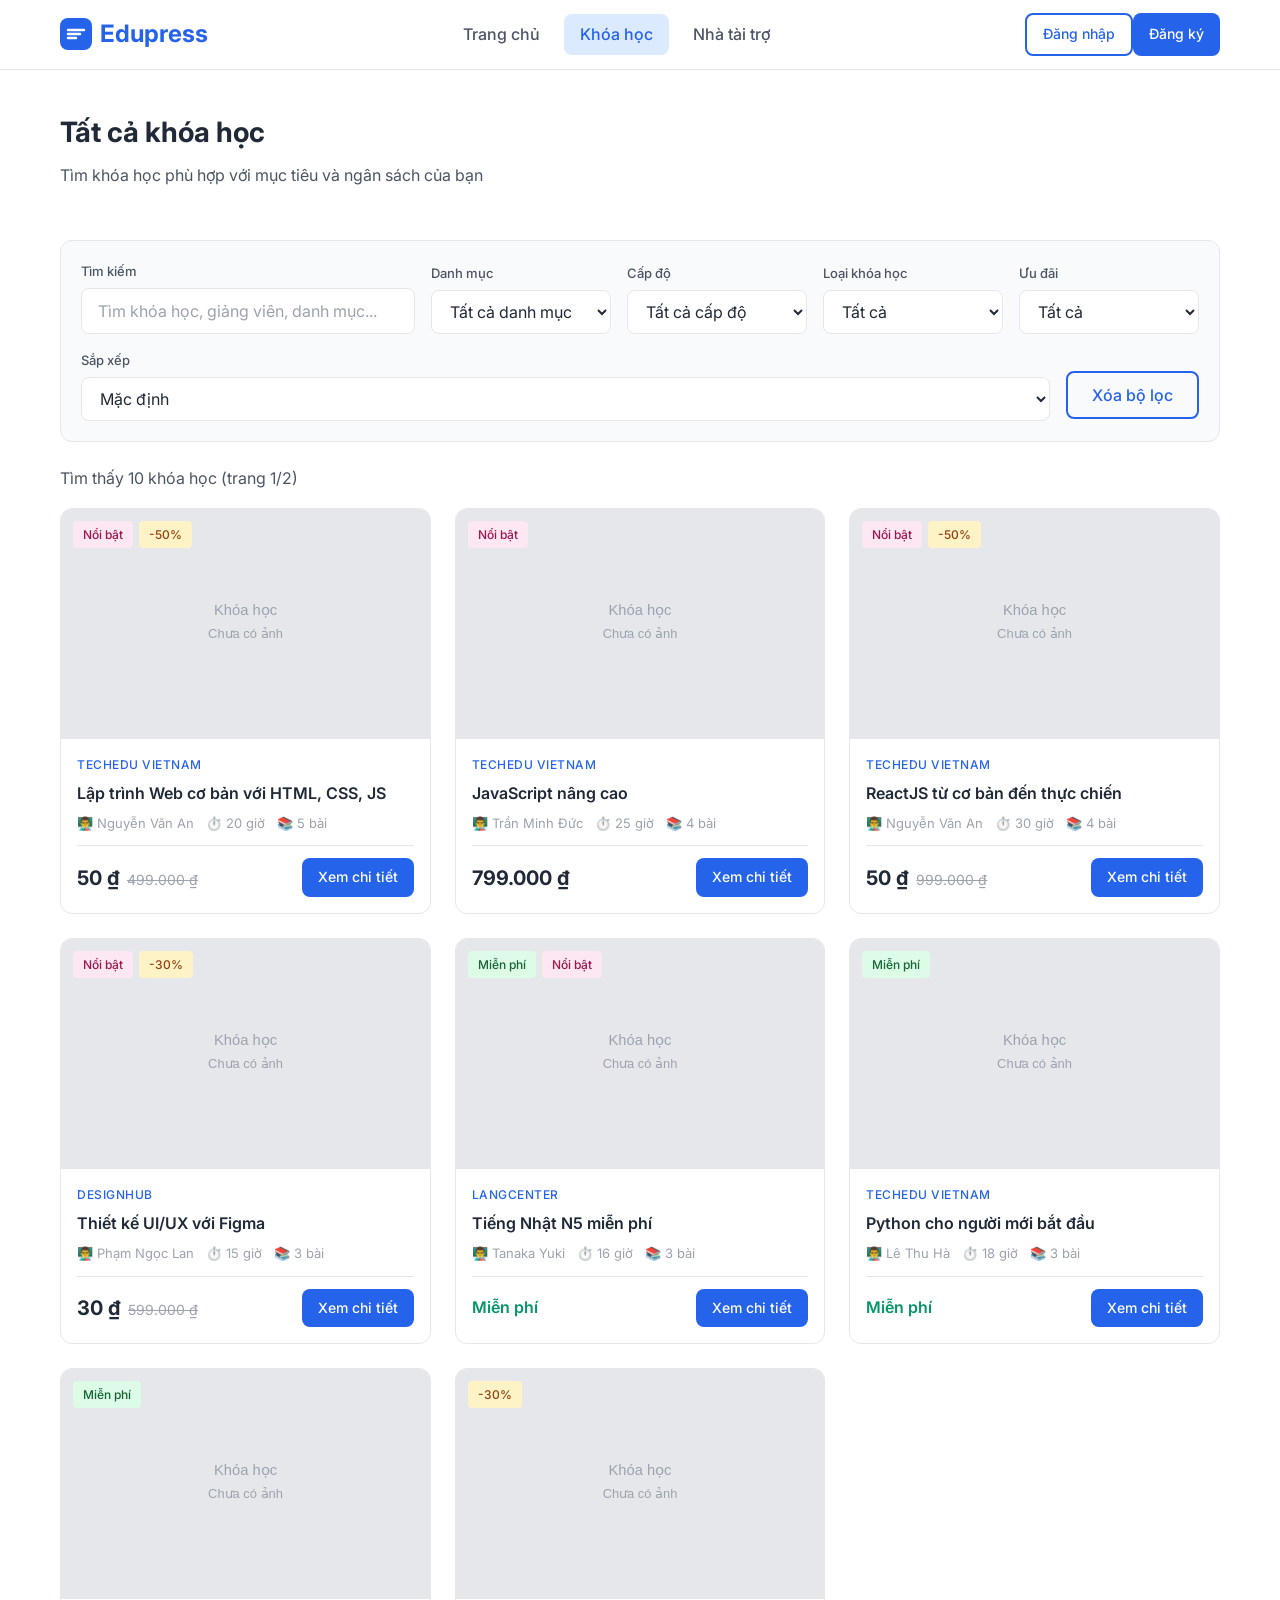
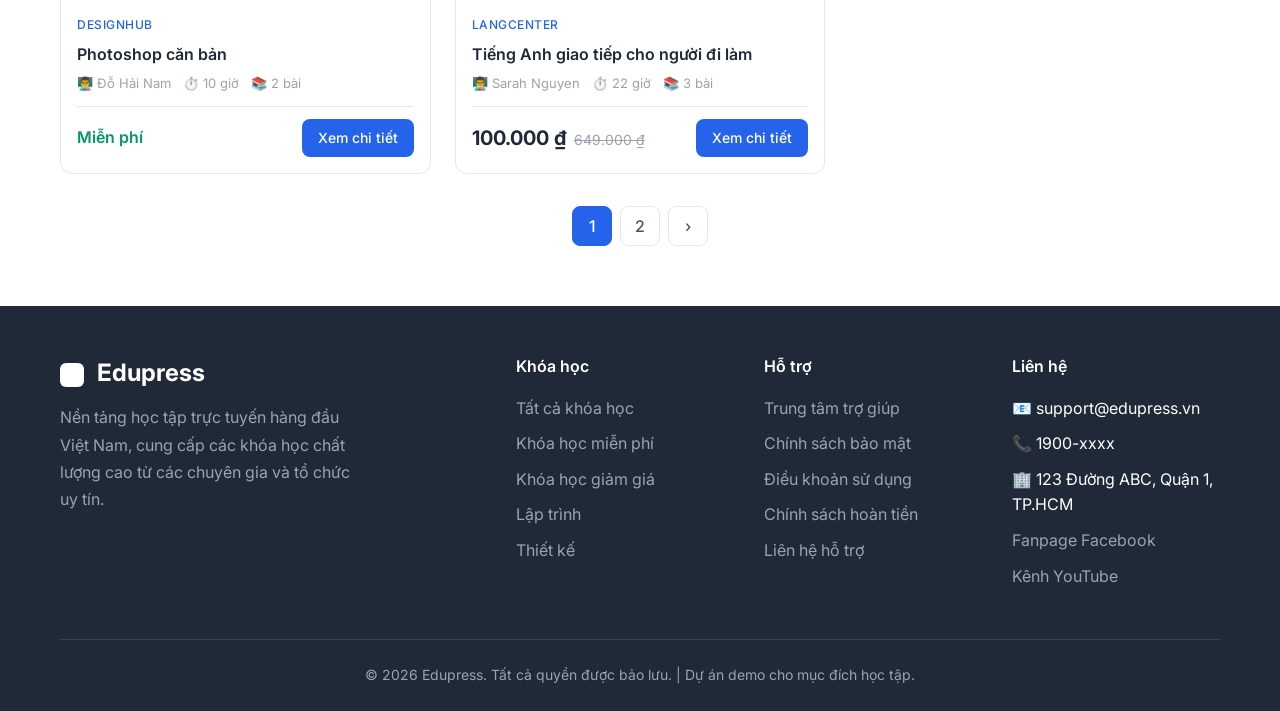
<file: course-detail.html>
<!DOCTYPE html>
<html lang="vi">
<head>
  <meta charset="UTF-8">
  <meta name="viewport" content="width=device-width, initial-scale=1.0">
  <meta name="description" content="Chi tiết khóa học trên Edupress - Xem thông tin đầy đủ, chương trình học, giá cả và đăng ký ngay hôm nay.">
  <title>Chi tiết khóa học - Edupress</title>
  <link rel="preconnect" href="https://fonts.googleapis.com">
  <link rel="preconnect" href="https://fonts.gstatic.com" crossorigin>
  <link href="https://fonts.googleapis.com/css2?family=Inter:wght@400;500;600;700;800&display=swap" rel="stylesheet">
  <link rel="stylesheet" href="css/style.css">
  <link rel="stylesheet" href="css/responsive.css">
</head>
<body>
  <a href="#main-content" class="skip-link">Chuyển đến nội dung chính</a>

  <div id="header-placeholder"></div>

  <main id="main-content" role="main">
    <section class="section" style="padding-top: 40px;">
      <div class="container">
        <nav aria-label="Breadcrumb" style="margin-bottom: 24px;">
          <ol class="flex gap-8" style="font-size: 14px; color: var(--text-muted);">
            <li><a href="index.html" style="color: var(--text-muted);">Trang chủ</a></li>
            <li aria-hidden="true">/</li>
            <li><a href="courses.html" style="color: var(--text-muted);">Khóa học</a></li>
            <li aria-hidden="true">/</li>
            <li id="breadcrumb-title" aria-current="page" style="color: var(--text-primary); font-weight: 500;">Chi tiết khóa học</li>
          </ol>
        </nav>

        <div id="course-detail-content">
          <div class="empty-state" style="grid-column: 1 / -1;">
            <div class="empty-state-icon">⏳</div>
            <h3 class="empty-state-title">Đang tải thông tin khóa học...</h3>
          </div>
        </div>
      </div>
    </section>
  </main>

  <div id="footer-placeholder"></div>

  <script src="js/utils.js"></script>
  <script src="js/storage.js"></script>
  <script src="js/courses.js"></script>
  <script src="js/auth.js"></script>
  <script src="js/app.js"></script>
  <script>
    Utils.onReady(() => {
      const params = Utils.getUrlParams();
      const courseId = params.id;

      if (!courseId) {
        window.location.href = 'courses.html';
        return;
      }

      const courseDetail = Courses.getCourseDetail(courseId);
      const container = Utils.getElement('#course-detail-content');
      const breadcrumbTitle = Utils.getElement('#breadcrumb-title');

      if (!courseDetail) {
        container.innerHTML = `
          <div class="empty-state" style="grid-column: 1 / -1;">
            <div class="empty-state-icon">🔍</div>
            <h3 class="empty-state-title">Không tìm thấy khóa học</h3>
            <p class="empty-state-desc">Khóa học bạn tìm kiếm không tồn tại hoặc đã bị xóa.</p>
            <a href="courses.html" class="btn btn-primary">Quay lại danh sách khóa học</a>
          </div>
        `;
        return;
      }

      if (breadcrumbTitle) {
        breadcrumbTitle.textContent = courseDetail.title;
      }

      document.title = `${courseDetail.title} - Edupress`;

      const enrollment = Auth.currentUser ? Storage.getEnrollment(Auth.currentUser.id, courseId) : null;
      const isEnrolled = !!enrollment;
      const isFree = courseDetail.isFree;
      const currentPrice = courseDetail.currentPrice;
      const hasPromotion = courseDetail.hasPromotion;
      const discountPercent = courseDetail.discountPercent;

      let priceHtml = '';
      if (isFree) {
        priceHtml = '<span class="price-free" style="font-size: 24px;">Miễn phí</span>';
      } else if (hasPromotion) {
        priceHtml = `
          <span class="price-current" style="font-size: 28px;">${Utils.formatCurrency(currentPrice)}</span>
          <span class="price-original" style="font-size: 18px;">${Utils.formatCurrency(courseDetail.price)}</span>
          ${discountPercent ? `<span class="badge badge-sale" style="font-size: 14px; margin-left: 12px;">-${discountPercent}%</span>` : ''}
        `;
      } else {
        priceHtml = `<span class="price-current" style="font-size: 28px;">${Utils.formatCurrency(courseDetail.price)}</span>`;
      }

      const sponsor = courseDetail.sponsor;
      const promotions = courseDetail.promotions;

      let enrollButtonHtml = '';
      if (isEnrolled) {
        enrollButtonHtml = `
          <a href="learning.html?id=${courseId}" class="btn btn-primary btn-lg" style="width: 100%;">Tiếp tục học</a>
        `;
      } else if (isFree) {
        enrollButtonHtml = `
          <button class="btn btn-primary btn-lg enroll-btn" data-course-id="${courseId}" style="width: 100%;">Đăng ký miễn phí</button>
        `;
      } else {
        enrollButtonHtml = `
          <button class="btn btn-primary btn-lg enroll-btn" data-course-id="${courseId}" style="width: 100%;">Đăng ký ngay - ${Utils.formatCurrency(currentPrice)}</button>
          ${hasPromotion ? `<p style="text-align: center; color: var(--secondary-color); font-weight: 500; margin-top: 8px;">Đã áp dụng ưu đãi: ${promotions[0].name}</p>` : ''}
        `;
      }

      container.innerHTML = `
        <div class="grid grid-2" style="gap: 32px; align-items: start;">
          <div>
            <div class="course-detail-image">
              <img src="${Utils.escapeHtml(courseDetail.thumbnail || 'assets/images/course-placeholder.svg')}" alt="${Utils.escapeHtml(courseDetail.title)}" onerror="this.src='assets/images/course-placeholder.svg'">
            </div>

            <div class="course-enroll-section" style="margin-top: 24px;">
              <div class="course-enroll-price flex-between" style="flex-wrap: wrap; gap: 12px; margin-bottom: 16px;">
                <div>${priceHtml}</div>
                ${isFree ? '' : `<span class="badge ${isFree ? 'badge-free' : 'badge-paid'}">${isFree ? 'Miễn phí' : 'Trả phí'}</span>`}
              </div>
              <div class="course-enroll-actions" style="flex-direction: column;">
                ${enrollButtonHtml}
              </div>
              ${sponsor ? `
                <div style="margin-top: 16px; padding-top: 16px; border-top: 1px solid var(--border-color);">
                  <p style="font-size: 14px; color: var(--text-secondary);">
                    <strong>Nhà tài trợ:</strong> <a href="sponsors.html?id=${sponsor.id}" style="color: var(--primary-color);">${Utils.escapeHtml(sponsor.name)}</a>
                  </p>
                </div>
              ` : ''}
            </div>
          </div>

          <div>
            <header class="course-detail-header">
              ${courseDetail.featured ? '<span class="badge badge-new" style="margin-bottom: 12px; display: inline-block;">Nổi bật</span>' : ''}
              <h1 class="course-detail-title">${Utils.escapeHtml(courseDetail.title)}</h1>
              <div class="course-detail-meta">
                <span>👨‍🏫 ${Utils.escapeHtml(courseDetail.instructor || 'Giảng viên')}</span>
                <span>📚 ${courseDetail.lessons ? courseDetail.lessons.length : 0} bài học</span>
                <span>⏱️ ${Utils.escapeHtml(courseDetail.duration || 'N/A')}</span>
                <span>📊 ${Utils.escapeHtml(courseDetail.level || 'Cơ bản')}</span>
                <span>🏷️ ${Utils.escapeHtml(courseDetail.category || 'Chung')}</span>
              </div>
            </header>

            <section class="course-detail-section">
              <h2 class="course-detail-section-title">Mô tả khóa học</h2>
              <div class="course-detail-description">${Utils.escapeHtml(courseDetail.description).replace(/\n/g, '<br>')}</div>
            </section>

            <section class="course-detail-section">
              <h2 class="course-detail-section-title">Chương trình học (${courseDetail.lessons ? courseDetail.lessons.length : 0} bài)</h2>
              <div class="lesson-list" id="lesson-list">
                ${courseDetail.lessons ? courseDetail.lessons.map((lesson, index) => `
                  <div class="lesson-item" data-lesson-id="${lesson.id}">
                    <div class="lesson-checkbox" aria-label="Chưa hoàn thành"></div>
                    <div class="lesson-info">
                      <div class="lesson-title">${index + 1}. ${Utils.escapeHtml(lesson.title)}</div>
                      <div class="lesson-duration">${Utils.escapeHtml(lesson.content || 'Nội dung bài học')}</div>
                    </div>
                    <span class="lesson-action">${isEnrolled ? 'Xem bài học' : 'Đăng ký để xem'}</span>
                  </div>
                `).join('') : '<p class="text-muted">Chưa có thông tin chi tiết chương trình học.</p>'}
              </div>
            </section>

            ${promotions.length > 0 ? `
              <section class="course-detail-section">
                <h2 class="course-detail-section-title">Chương trình ưu đãi áp dụng</h2>
                <div class="card" style="padding: 16px; background: var(--primary-light); border-color: var(--primary-color);">
                  ${promotions.map(promo => `
                    <div style="display: flex; align-items: center; justify-content: space-between; gap: 16px; flex-wrap: wrap;">
                      <div>
                        <p style="font-weight: 600; color: var(--primary-color);">${Utils.escapeHtml(promo.name)}</p>
                        <p style="font-size: 14px; color: var(--text-secondary);">${Utils.escapeHtml(promo.description)}</p>
                        <p style="font-size: 13px; color: var(--text-muted);">Mã: <code>${Utils.escapeHtml(promo.code)}</code> | Hết hạn: ${Utils.formatDate(promo.endDate)}</p>
                      </div>
                      <span class="badge badge-sale" style="font-size: 14px;">
                        ${promo.type === 'percent' ? `-${promo.value}%` : `-${Utils.formatCurrency(promo.value)}`}
                      </span>
                    </div>
                  `).join('')}
                </div>
              </section>
            ` : ''}
          </div>
        </div>
      `;

      const enrollBtn = Utils.getElement('.enroll-btn');
      if (enrollBtn) {
        enrollBtn.addEventListener('click', () => handleEnroll(courseDetail));
      }
    });

    function handleEnroll(course) {
      if (!Auth.currentUser) {
        Utils.showToast('Vui lòng đăng nhập để đăng ký khóa học', 'warning');
        setTimeout(() => {
          window.location.href = `login.html?redirect=${encodeURIComponent(window.location.href)}`;
        }, 1500);
        return;
      }

      const existingEnrollment = Storage.getEnrollment(Auth.currentUser.id, course.id);
      if (existingEnrollment) {
        Utils.showToast('Bạn đã đăng ký khóa học này', 'info');
        setTimeout(() => window.location.href = `learning.html?id=${course.id}`, 1000);
        return;
      }

      if (course.isFree) {
        const result = Storage.enrollUser(Auth.currentUser.id, course.id);
        if (result.success) {
          Utils.showToast('Đăng ký khóa học miễn phí thành công!', 'success');
          setTimeout(() => window.location.href = `learning.html?id=${course.id}`, 1000);
        } else {
          Utils.showToast(result.message, 'error');
        }
      } else {
        Utils.showModal(`
          <p>Bạn sắp đăng ký khóa học <strong>${Utils.escapeHtml(course.title)}</strong> với giá <strong>${Utils.formatCurrency(course.currentPrice)}</strong>.</p>
          <p style="margin-top: 12px; font-size: 14px; color: var(--text-secondary);">
            <em>Lưu ý: Đây là bản demo, không có thanh toán thực tế. Nhấn "Xác nhận thanh toán" để mô phỏng việc đăng ký thành công.</em>
          </p>
        `, {
          title: 'Xác nhận đăng ký khóa học trả phí',
          confirmText: 'Xác nhận thanh toán (Demo)',
          cancelText: 'Hủy',
          onConfirm: () => {
            const result = Storage.enrollUser(Auth.currentUser.id, course.id, {
              amount: course.currentPrice,
              originalAmount: course.price,
              promotionApplied: course.hasPromotion ? course.promotions[0].code : null,
              method: 'demo',
              status: 'completed',
              paidAt: new Date().toISOString()
            });
            if (result.success) {
              Utils.showToast('Đăng ký khóa học thành công! (Demo)', 'success');
              setTimeout(() => window.location.href = `learning.html?id=${course.id}`, 1000);
            }
          }
        });
      }
    }
  </script>
</body>
</html>
</file>
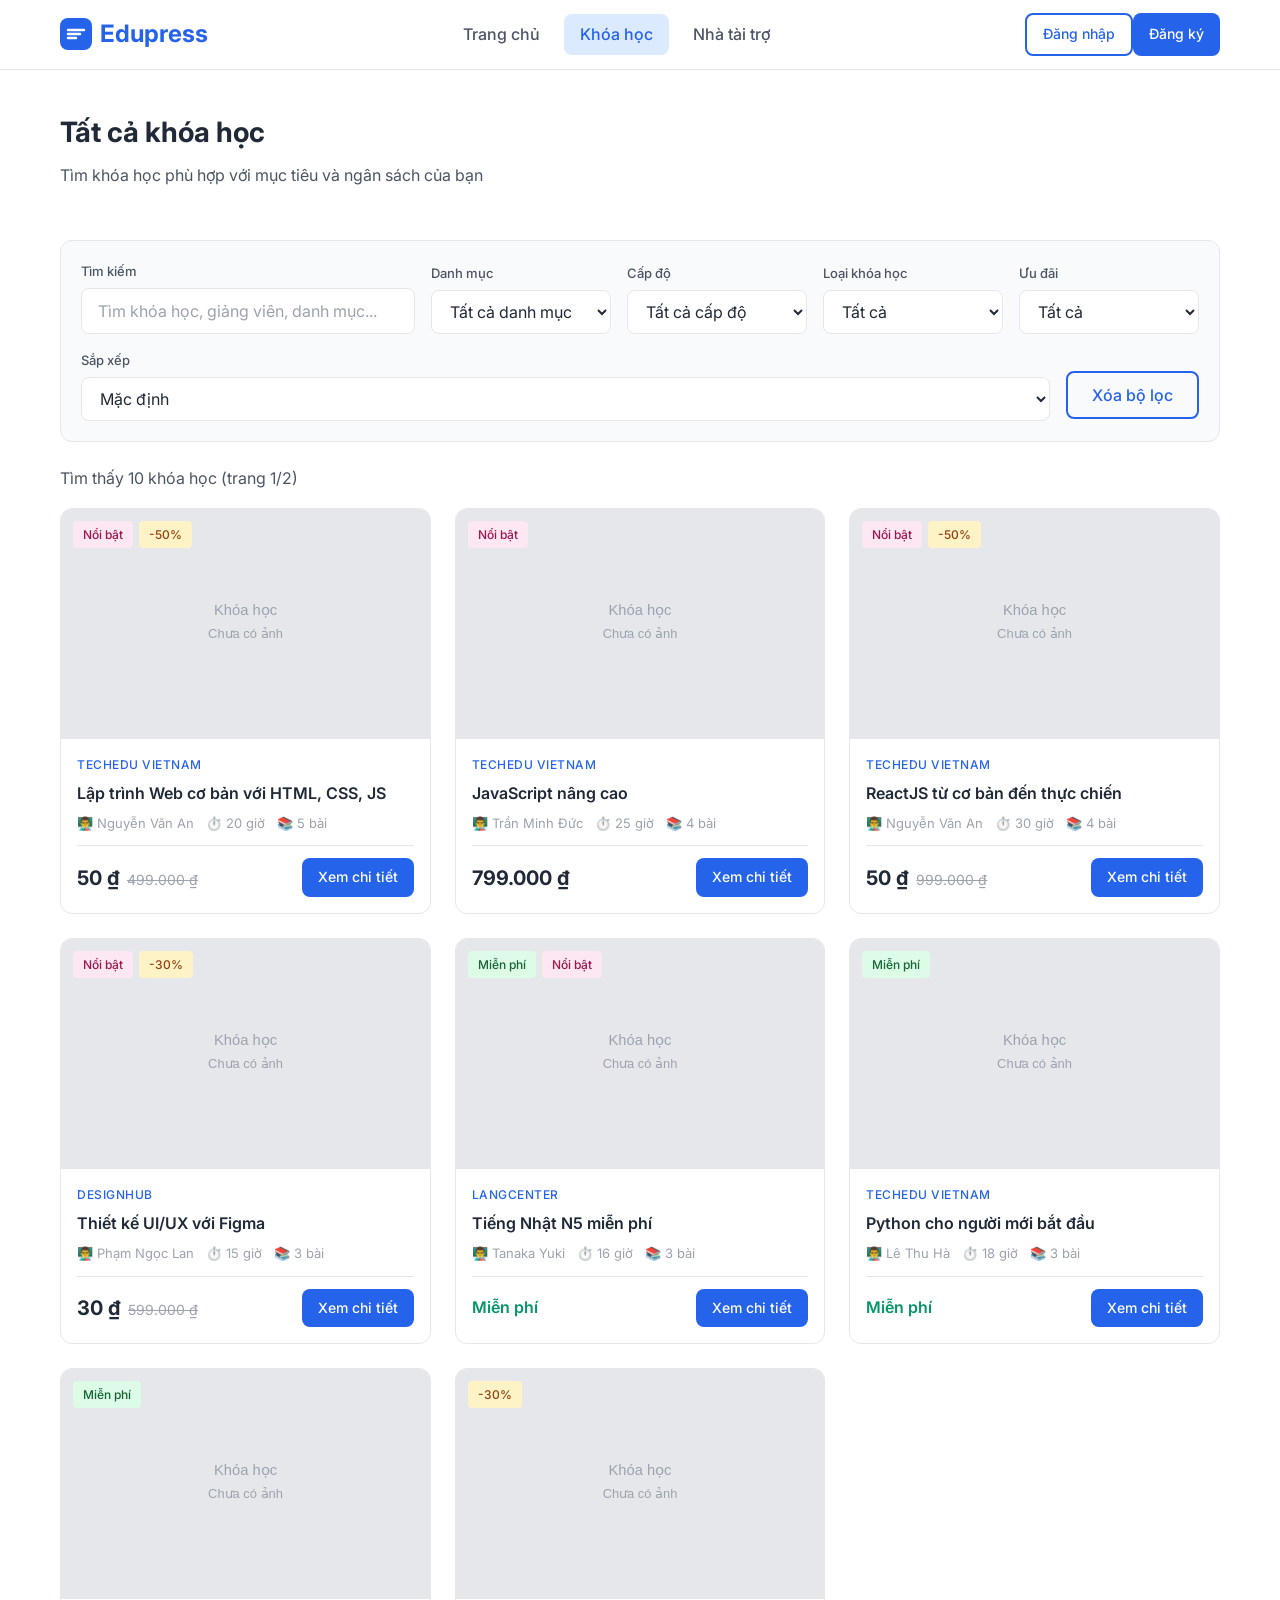
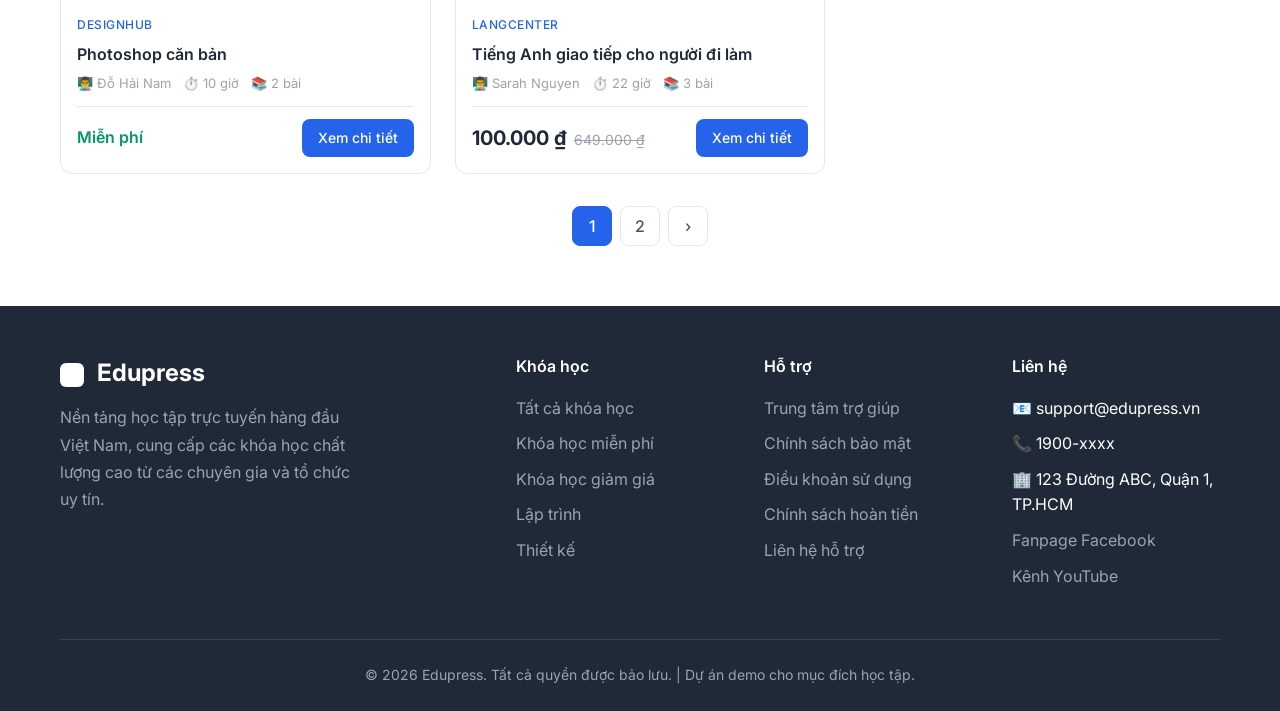
<file: courses.html>
<!DOCTYPE html>
<html lang="vi">
<head>
  <meta charset="UTF-8">
  <meta name="viewport" content="width=device-width, initial-scale=1.0">
  <meta name="description" content="Danh sách khóa học Edupress - Tìm kiếm, lọc và sắp xếp khóa học theo danh mục, cấp độ, giá cả và ưu đãi.">
  <title>Khóa học - Edupress</title>
  <link rel="preconnect" href="https://fonts.googleapis.com">
  <link rel="preconnect" href="https://fonts.gstatic.com" crossorigin>
  <link href="https://fonts.googleapis.com/css2?family=Inter:wght@400;500;600;700;800&display=swap" rel="stylesheet">
  <link rel="stylesheet" href="css/style.css">
  <link rel="stylesheet" href="css/responsive.css">
</head>
<body>
  <a href="#main-content" class="skip-link">Chuyển đến nội dung chính</a>

  <div id="header-placeholder"></div>

  <main id="main-content" role="main">
    <section class="section" style="padding-top: 40px; padding-bottom: 20px;">
      <div class="container">
        <h1 class="section-title" style="margin-bottom: 8px;">Tất cả khóa học</h1>
        <p class="section-subtitle">Tìm khóa học phù hợp với mục tiêu và ngân sách của bạn</p>
      </div>
    </section>

    <section class="section" style="padding-top: 0;">
      <div class="container">
        <div class="filter-bar" role="search" aria-label="Bộ lọc khóa học">
          <div class="filter-group" style="flex: 2; min-width: 250px;">
            <label for="search-input" class="filter-label">Tìm kiếm</label>
            <input type="search" id="search-input" class="form-input search-input" placeholder="Tìm khóa học, giảng viên, danh mục..." aria-label="Tìm kiếm khóa học">
          </div>

          <div class="filter-group">
            <label for="category-filter" class="filter-label">Danh mục</label>
            <select id="category-filter" class="form-input filter-select" aria-label="Lọc theo danh mục">
              <option value="">Tất cả danh mục</option>
            </select>
          </div>

          <div class="filter-group">
            <label for="level-filter" class="filter-label">Cấp độ</label>
            <select id="level-filter" class="form-input filter-select" aria-label="Lọc theo cấp độ">
              <option value="">Tất cả cấp độ</option>
            </select>
          </div>

          <div class="filter-group">
            <label for="price-filter" class="filter-label">Loại khóa học</label>
            <select id="price-filter" class="form-input filter-select" aria-label="Lọc theo loại khóa học">
              <option value="">Tất cả</option>
              <option value="free">Miễn phí</option>
              <option value="paid">Trả phí</option>
            </select>
          </div>

          <div class="filter-group">
            <label for="promotion-filter" class="filter-label">Ưu đãi</label>
            <select id="promotion-filter" class="form-input filter-select" aria-label="Lọc theo ưu đãi">
              <option value="">Tất cả</option>
              <option value="on-sale">Đang giảm giá</option>
            </select>
          </div>

          <div class="filter-group">
            <label for="sort-filter" class="filter-label">Sắp xếp</label>
            <select id="sort-filter" class="form-input filter-select" aria-label="Sắp xếp kết quả">
              <option value="default">Mặc định</option>
              <option value="name-asc">Tên A-Z</option>
              <option value="name-desc">Tên Z-A</option>
              <option value="price-asc">Giá thấp đến cao</option>
              <option value="price-desc">Giá cao đến thấp</option>
              <option value="newest">Mới nhất</option>
            </select>
          </div>

          <button id="clear-filters" class="btn btn-outline" style="height: fit-content; margin-bottom: 2px;">Xóa bộ lọc</button>
        </div>

        <div id="results-info" class="text-secondary" style="margin-bottom: 16px;" aria-live="polite"></div>

        <div class="grid grid-3" id="courses-grid" role="list" aria-label="Danh sách khóa học"></div>

        <nav class="pagination" id="pagination" aria-label="Phân trang"></nav>
      </div>
    </section>
  </main>

  <div id="footer-placeholder"></div>

  <script src="js/utils.js"></script>
  <script src="js/storage.js"></script>
  <script src="js/courses.js"></script>
  <script src="js/auth.js"></script>
  <script src="js/app.js"></script>
  <script>
    Utils.onReady(() => {
      const params = Utils.getUrlParams();
      const initialFilters = {};

      if (params.category) initialFilters.category = params.category;
      if (params.level) initialFilters.level = params.level;
      if (params.price) initialFilters.priceType = params.price;
      if (params.promotion) initialFilters.promotion = params.promotion;
      if (params.search) initialFilters.search = params.search;
      if (params.sort) initialFilters.sort = params.sort;

      const searchInput = Utils.getElement('#search-input');
      if (searchInput && params.search) {
        searchInput.value = params.search;
      }

      Courses.init(initialFilters);
    });
  </script>
</body>
</html>
</file>
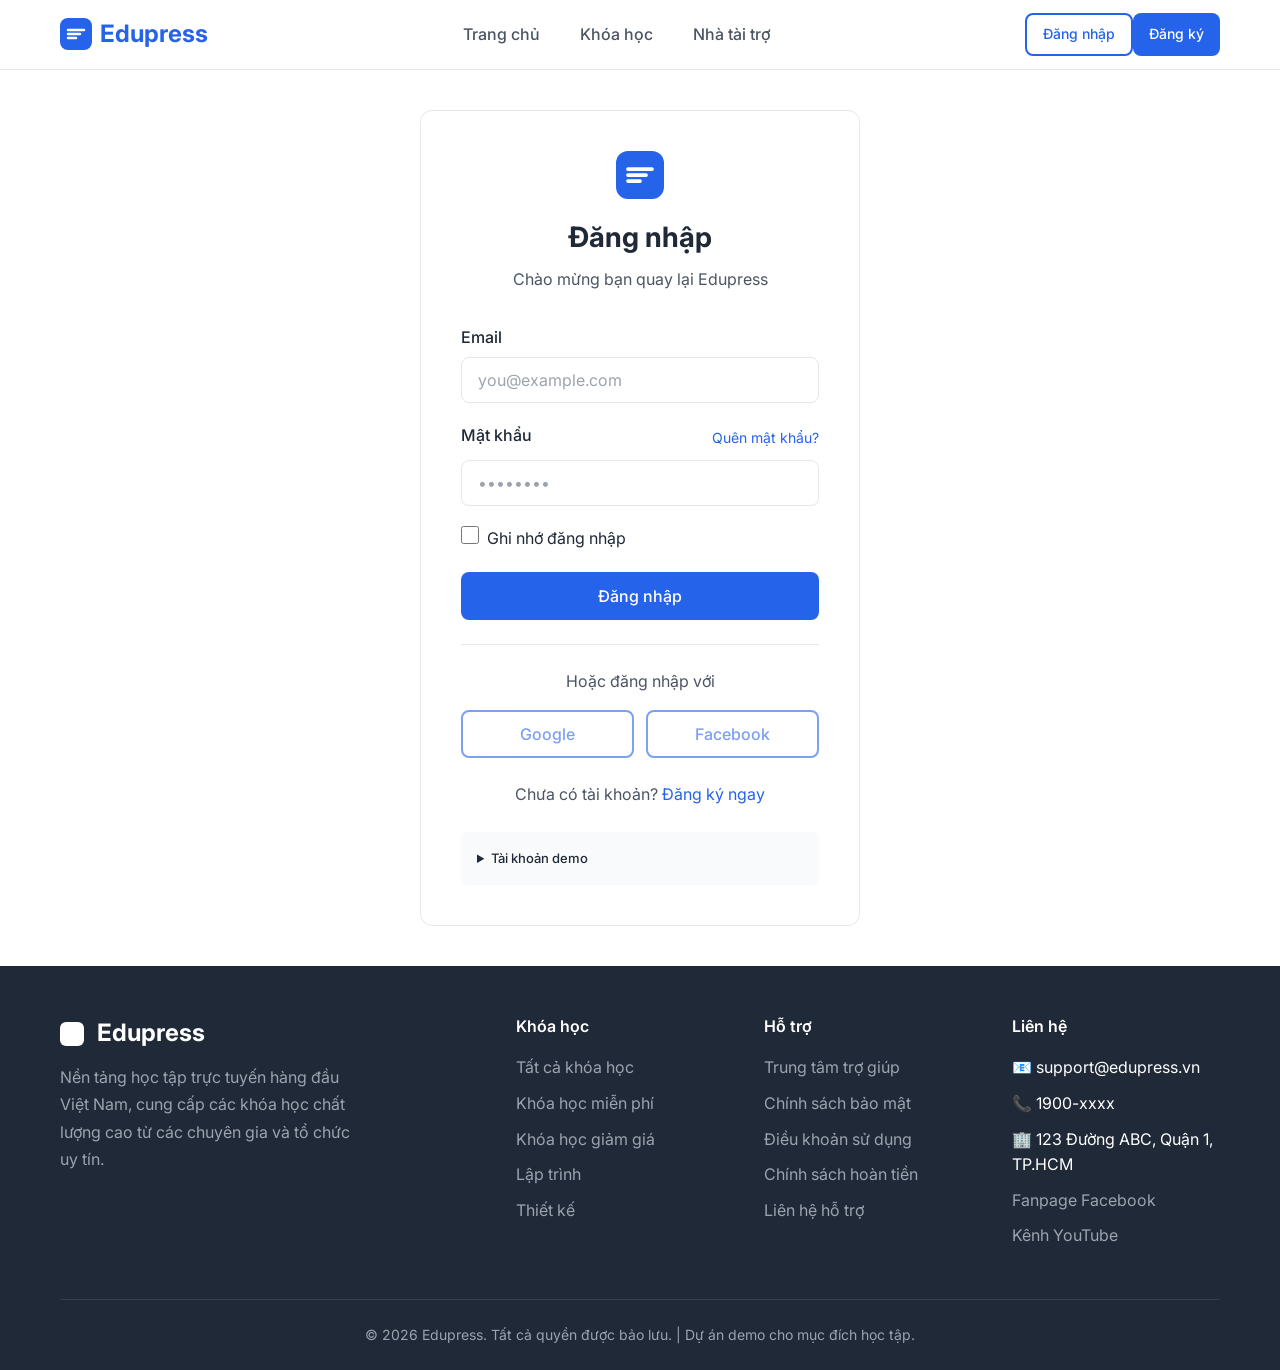
<file: dashboard.html>
<!DOCTYPE html>
<html lang="vi">
<head>
  <meta charset="UTF-8">
  <meta name="viewport" content="width=device-width, initial-scale=1.0">
  <meta name="description" content="Bảng điều khiển Edupress - Quản lý khóa học, tiến độ học tập và hồ sơ cá nhân.">
  <title>Bảng điều khiển - Edupress</title>
  <link rel="preconnect" href="https://fonts.googleapis.com">
  <link rel="preconnect" href="https://fonts.gstatic.com" crossorigin>
  <link href="https://fonts.googleapis.com/css2?family=Inter:wght@400;500;600;700;800&display=swap" rel="stylesheet">
  <link rel="stylesheet" href="css/style.css">
  <link rel="stylesheet" href="css/responsive.css">
</head>
<body>
  <a href="#main-content" class="skip-link">Chuyển đến nội dung chính</a>

  <div id="header-placeholder"></div>

  <main id="main-content" role="main">
    <div class="container" style="padding-top: 32px; padding-bottom: 48px;">
      <div id="dashboard-content">
        <div class="empty-state" style="grid-column: 1 / -1;">
          <div class="empty-state-icon">⏳</div>
          <h3 class="empty-state-title">Đang tải bảng điều khiển...</h3>
        </div>
      </div>
    </div>
  </main>

  <div id="footer-placeholder"></div>

  <script src="js/utils.js"></script>
  <script src="js/storage.js"></script>
  <script src="js/auth.js"></script>
  <script src="js/app.js"></script>
  <script>
    Utils.onReady(() => {
      if (!Auth.requireAuth()) return;

      const user = Auth.currentUser;
      const enrollments = Storage.getEnrollments(user.id);
      const favorites = Storage.getFavorites(user.id);

      const activeCourses = enrollments.filter(e => e.status === 'active');
      const completedCourses = enrollments.filter(e => e.progress >= 100);
      const inProgressCourses = enrollments.filter(e => e.progress > 0 && e.progress < 100);

      const container = Utils.getElement('#dashboard-content');
      container.innerHTML = `
        <div style="margin-bottom: 32px;">
          <h1 class="section-title" style="margin-bottom: 8px;">Chào mừng, ${Utils.escapeHtml(user.name)}!</h1>
          <p class="section-subtitle">Tổng quan tiến độ học tập của bạn</p>
        </div>

        <div class="stat-grid">
          <div class="stat-card">
            <div class="stat-value">${enrollments.length}</div>
            <div class="stat-label">Tổng khóa học đã đăng ký</div>
          </div>
          <div class="stat-card">
            <div class="stat-value">${inProgressCourses.length}</div>
            <div class="stat-label">Đang học</div>
          </div>
          <div class="stat-card">
            <div class="stat-value">${completedCourses.length}</div>
            <div class="stat-label">Đã hoàn thành</div>
          </div>
          <div class="stat-card">
            <div class="stat-value">${favorites.length}</div>
            <div class="stat-label">Khóa học yêu thích</div>
          </div>
        </div>

        ${inProgressCourses.length > 0 ? `
          <section class="dashboard-card" style="margin-bottom: 24px;">
            <h2 class="dashboard-card-title">Tiếp tục học</h2>
            <div class="grid grid-3" id="continue-learning-grid"></div>
          </section>
        ` : ''}

        ${activeCourses.length > 0 ? `
          <section class="dashboard-card" style="margin-bottom: 24px;">
            <div class="flex-between" style="margin-bottom: 16px; flex-wrap: wrap; gap: 12px;">
              <h2 class="dashboard-card-title" style="margin-bottom: 0;">Khóa học của bạn</h2>
              <a href="courses.html" class="btn btn-outline btn-sm">Khám phá thêm</a>
            </div>
            <div class="grid grid-3" id="my-courses-grid"></div>
          </section>
        ` : `
          <section class="dashboard-card" style="margin-bottom: 24px; text-align: center;">
            <h2 class="dashboard-card-title">Khóa học của bạn</h2>
            <div class="empty-state" style="padding: 40px 20px;">
              <div class="empty-state-icon">📚</div>
              <h3 class="empty-state-title">Chưa có khóa học nào</h3>
              <p class="empty-state-desc">Hãy khám phá và đăng ký khóa học đầu tiên của bạn!</p>
              <a href="courses.html" class="btn btn-primary">Tìm khóa học</a>
            </div>
          </section>
        `}

        ${favorites.length > 0 ? `
          <section class="dashboard-card">
            <h2 class="dashboard-card-title">Khóa học yêu thích</h2>
            <div class="grid grid-3" id="favorites-grid"></div>
          </section>
        ` : ''}
      `;

      renderContinueLearning(inProgressCourses);
      renderMyCourses(activeCourses);
      renderFavorites(favorites);
    });

    function renderContinueLearning(courses) {
      const container = Utils.getElement('#continue-learning-grid');
      if (!container || courses.length === 0) return;

      container.innerHTML = courses.slice(0, 3).map(enrollment => {
        const course = Storage.getCourseById(enrollment.courseId);
        if (!course) return '';

        const nextLessonIndex = course.lessons.findIndex(l => !enrollment.completedLessons.includes(l.id));
        const nextLesson = nextLessonIndex >= 0 ? course.lessons[nextLessonIndex] : null;

        return `
          <article class="card course-card" style="flex-direction: row; height: auto;">
            <div class="course-card-image" style="width: 120px; height: 75px; aspect-ratio: auto; flex-shrink: 0; border-radius: var(--radius-md);">
              <img src="${Utils.escapeHtml(course.thumbnail || 'assets/images/course-placeholder.svg')}" alt="" loading="lazy" style="width: 100%; height: 100%; object-fit: cover;" onerror="this.src='assets/images/course-placeholder.png'">
            </div>
            <div class="course-card-content" style="flex: 1; padding: 12px;">
              <h3 class="course-card-title" style="font-size: 15px; margin-bottom: 8px;">${Utils.escapeHtml(course.title)}</h3>
              <div class="progress-bar" style="margin-bottom: 8px;">
                <div class="progress-fill" style="width: ${enrollment.progress}%"></div>
              </div>
              <div style="font-size: 13px; color: var(--text-secondary);">
                ${nextLesson ? `Bài tiếp theo: ${Utils.escapeHtml(nextLesson.title)}` : 'Hoàn thành tất cả bài học'}
              </div>
              <div style="font-size: 12px; color: var(--text-muted); margin-top: 4px;">${enrollment.progress}% hoàn thành</div>
            </div>
          </article>
        `;
      }).join('');

      container.querySelectorAll('.course-card').forEach((card, index) => {
        const enrollment = courses[index];
        card.addEventListener('click', () => {
          window.location.href = `learning.html?id=${enrollment.courseId}`;
        });
        card.style.cursor = 'pointer';
      });
    }

    function renderMyCourses(enrollments) {
      const container = Utils.getElement('#my-courses-grid');
      if (!container) return;

      container.innerHTML = enrollments.map(enrollment => {
        const course = Storage.getCourseById(enrollment.courseId);
        if (!course) return '';

        const progressPercent = enrollment.progress;
        const isCompleted = progressPercent >= 100;

        return `
          <article class="card course-card">
            <div class="course-card-image">
              <img src="${Utils.escapeHtml(course.thumbnail || 'assets/images/course-placeholder.svg')}" alt="${Utils.escapeHtml(course.title)}" loading="lazy" onerror="this.src='assets/images/course-placeholder.png'">
              <div class="course-card-badges">
                ${isCompleted ? '<span class="badge badge-free">Hoàn thành</span>' : ''}
                ${course.isFree ? '<span class="badge badge-free">Miễn phí</span>' : ''}
              </div>
            </div>
            <div class="course-card-content">
              <h3 class="course-card-title">${Utils.escapeHtml(course.title)}</h3>
              <div class="progress-bar" style="margin: 12px 0;">
                <div class="progress-fill" style="width: ${progressPercent}%"></div>
              </div>
              <div style="font-size: 13px; color: var(--text-secondary); margin-bottom: 12px;">
                ${progressPercent}% hoàn thành (${enrollment.completedLessons.length}/${course.lessons?.length || 0} bài)
              </div>
              <div class="course-card-footer">
                <a href="learning.html?id=${course.id}" class="btn btn-primary btn-sm" style="width: 100%;">${isCompleted ? 'Xem lại' : 'Tiếp tục học'}</a>
              </div>
            </div>
          </article>
        `;
      }).join('');
    }

    function renderFavorites(favorites) {
      const container = Utils.getElement('#favorites-grid');
      if (!container) return;

      container.innerHTML = favorites.map(fav => {
        const course = Storage.getCourseById(fav.courseId);
        if (!course) return '';

        return `
          <article class="card course-card">
            <div class="course-card-image">
              <img src="${Utils.escapeHtml(course.thumbnail || 'assets/images/course-placeholder.svg')}" alt="${Utils.escapeHtml(course.title)}" loading="lazy" onerror="this.src='assets/images/course-placeholder.png'">
            </div>
            <div class="course-card-content">
              <h3 class="course-card-title">${Utils.escapeHtml(course.title)}</h3>
              <div class="course-card-meta">
                <span>👨‍🏫 ${Utils.escapeHtml(course.instructor || 'Giảng viên')}</span>
                <span>📚 ${course.lessons ? course.lessons.length : 0} bài</span>
              </div>
              <div class="course-card-footer">
                <div class="course-card-price">
                  ${course.isFree ? '<span class="price-free">Miễn phí</span>' : `<span class="price-current">${Utils.formatCurrency(course.price)}</span>`}
                </div>
                <button class="btn btn-danger btn-sm remove-favorite" data-course-id="${course.id}">Bỏ thích</button>
              </div>
            </div>
          </article>
        `;
      }).join('');

      container.querySelectorAll('.remove-favorite').forEach(btn => {
        btn.addEventListener('click', (e) => {
          e.stopPropagation();
          const courseId = btn.dataset.courseId;
          const result = Storage.toggleFavorite(Auth.currentUser.id, courseId);
          if (result.success) {
            Utils.showToast('Đã bỏ khỏi yêu thích', 'success');
            setTimeout(() => window.location.reload(), 500);
          }
        });
      });
    }
  </script>
</body>
</html>
</file>
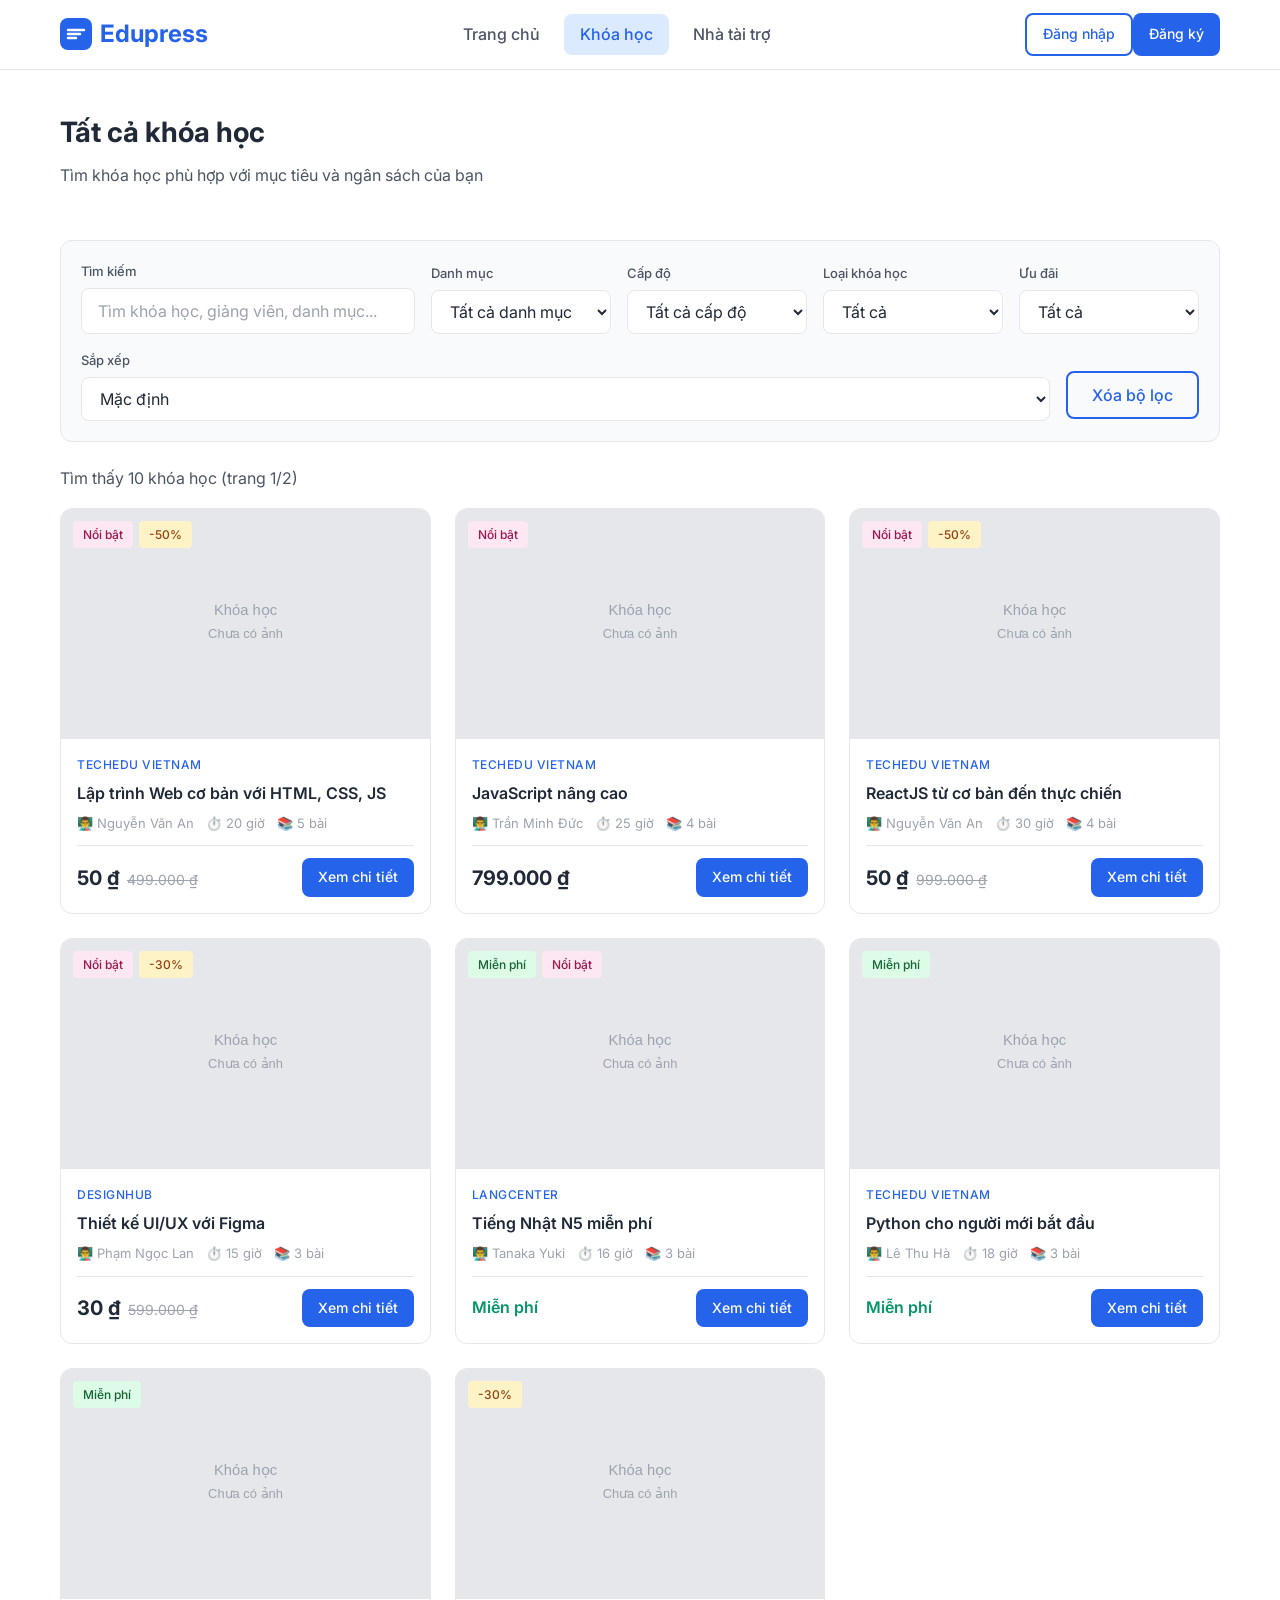
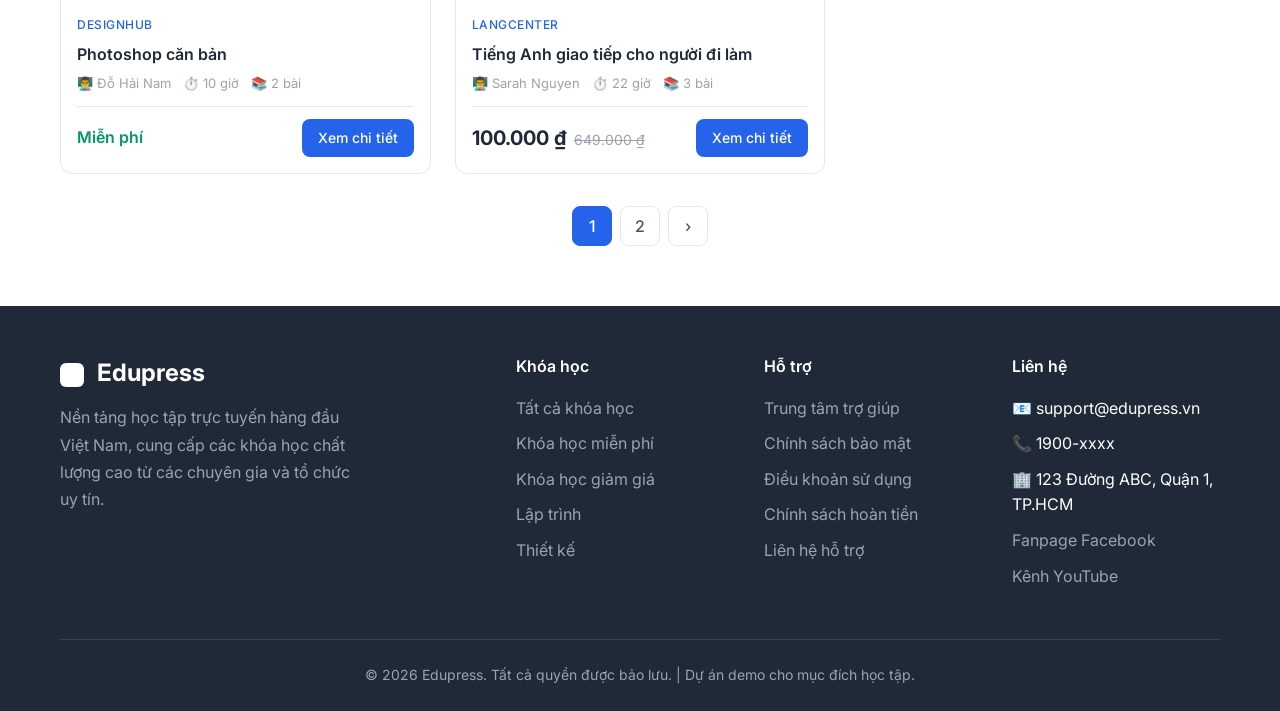
<file: learning.html>
<!DOCTYPE html>
<html lang="vi">
<head>
  <meta charset="UTF-8">
  <meta name="viewport" content="width=device-width, initial-scale=1.0">
  <meta name="description" content="Trang học tập Edupress - Xem bài học, theo dõi tiến độ và đánh dấu hoàn thành.">
  <title>Học tập - Edupress</title>
  <link rel="preconnect" href="https://fonts.googleapis.com">
  <link rel="preconnect" href="https://fonts.gstatic.com" crossorigin>
  <link href="https://fonts.googleapis.com/css2?family=Inter:wght@400;500;600;700;800&display=swap" rel="stylesheet">
  <link rel="stylesheet" href="css/style.css">
  <link rel="stylesheet" href="css/responsive.css">
</head>
<body>
  <a href="#main-content" class="skip-link">Chuyển đến nội dung chính</a>

  <div id="header-placeholder"></div>

  <main id="main-content" role="main">
    <div id="learning-content">
      <div class="container" style="padding: 40px 20px; text-align: center;">
        <div class="empty-state">
          <div class="empty-state-icon">⏳</div>
          <h3 class="empty-state-title">Đang tải khóa học...</h3>
        </div>
      </div>
    </div>
  </main>

  <div id="footer-placeholder"></div>

  <script src="js/utils.js"></script>
  <script src="js/storage.js"></script>
  <script src="js/auth.js"></script>
  <script src="js/learning.js"></script>
  <script src="js/app.js"></script>
  <script>
    Utils.onReady(() => {
      const params = Utils.getUrlParams();
      const courseId = params.id;

      if (!courseId) {
        window.location.href = 'courses.html';
        return;
      }

      if (!Auth.requireAuth()) return;

      const enrollment = Storage.getEnrollment(Auth.currentUser.id, courseId);
      const course = Storage.getCourseById(courseId);

      if (!course) {
        window.location.href = 'courses.html';
        return;
      }

      if (!enrollment && !course.isFree) {
        Utils.showToast('Bạn chưa đăng ký khóa học này', 'warning');
        setTimeout(() => window.location.href = `course-detail.html?id=${courseId}`, 2000);
        return;
      }

      const container = Utils.getElement('#learning-content');
      container.innerHTML = `
        <div class="container" style="padding: 24px 20px 48px;">
          <nav aria-label="Breadcrumb" style="margin-bottom: 24px;">
            <ol class="flex gap-8" style="font-size: 14px; color: var(--text-muted); flex-wrap: wrap;">
              <li><a href="index.html" style="color: var(--text-muted);">Trang chủ</a></li>
              <li aria-hidden="true">/</li>
              <li><a href="dashboard.html" style="color: var(--text-muted);">Bảng điều khiển</a></li>
              <li aria-hidden="true">/</li>
              <li aria-current="page" style="color: var(--text-primary); font-weight: 500;">${Utils.escapeHtml(course.title)}</li>
            </ol>
          </nav>

          <div style="display: grid; grid-template-columns: 280px 1fr; gap: 24px;">
            <aside id="sidebar" style="position: sticky; top: 90px; height: fit-content;">
              <div class="card" style="padding: 0;">
                <div style="padding: 20px; border-bottom: 1px solid var(--border-color);">
                  <h2 style="font-size: 16px; font-weight: 600;">Nội dung khóa học</h2>
                </div>
                <div id="lesson-list" style="max-height: calc(100vh - 200px); overflow-y: auto;"></div>
              </div>

              <div class="course-progress" style="margin-top: 16px;">
                <div class="card" style="padding: 20px;">
                  <div class="progress-header">
                    <span class="progress-text">Tiến độ tổng thể</span>
                    <span class="progress-percent" id="progress-percent">0%</span>
                  </div>
                  <div class="progress-bar" style="height: 10px;">
                    <div class="progress-fill" id="progress-fill" style="width: 0%"></div>
                  </div>
                  <div style="margin-top: 12px; text-align: center;">
                    <button class="btn btn-primary" id="continue-learning" style="width: 100%;">Tiếp tục học</button>
                  </div>
                </div>
              </div>
            </aside>

            <div id="lesson-content">
              <div class="card" style="padding: 32px; text-align: center;">
                <div class="empty-state">
                  <div class="empty-state-icon">📖</div>
                  <h3 class="empty-state-title">Chọn bài học để bắt đầu</h3>
                  <p class="empty-state-desc">Nhấn vào một bài học trong danh sách bên trái để xem nội dung</p>
                </div>
              </div>
            </div>
          </div>
        </div>
      `;

      Learning.init(courseId);
    });
  </script>
</body>
</html>
</file>
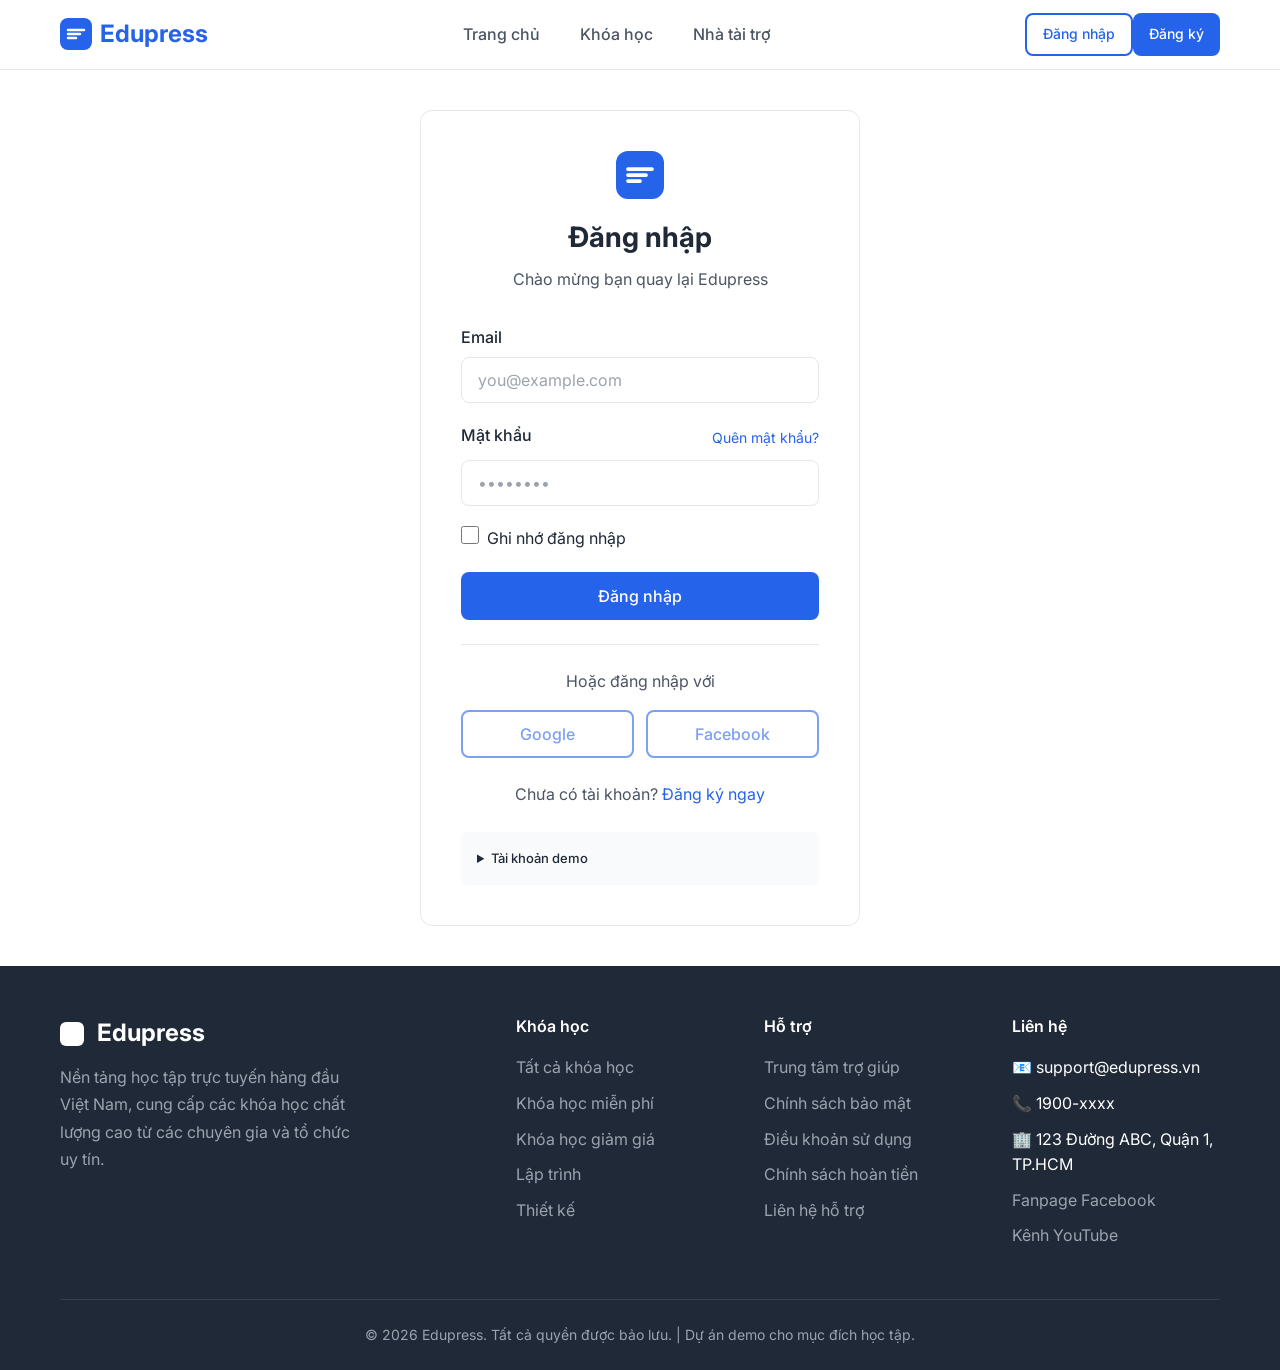
<file: login.html>
<!DOCTYPE html>
<html lang="vi">
<head>
  <meta charset="UTF-8">
  <meta name="viewport" content="width=device-width, initial-scale=1.0">
  <meta name="description" content="Đăng nhập Edupress - Truy cập khóa học, theo dõi tiến độ học tập và quản lý hồ sơ cá nhân.">
  <title>Đăng nhập - Edupress</title>
  <link rel="preconnect" href="https://fonts.googleapis.com">
  <link rel="preconnect" href="https://fonts.gstatic.com" crossorigin>
  <link href="https://fonts.googleapis.com/css2?family=Inter:wght@400;500;600;700;800&display=swap" rel="stylesheet">
  <link rel="stylesheet" href="css/style.css">
  <link rel="stylesheet" href="css/responsive.css">
</head>
<body>
  <a href="#main-content" class="skip-link">Chuyển đến nội dung chính</a>

  <div id="header-placeholder"></div>

  <main id="main-content" role="main">
    <div class="auth-container">
      <div class="auth-card">
        <div style="text-align: center; margin-bottom: 8px;">
          <svg width="48" height="48" viewBox="0 0 32 32" fill="none" aria-hidden="true" style="color: var(--primary-color);">
            <rect width="32" height="32" rx="8" fill="currentColor"/>
            <path d="M8 12h16M8 16h12M8 20h8" stroke="white" stroke-width="2.5" stroke-linecap="round"/>
          </svg>
        </div>
        <h1 class="auth-title">Đăng nhập</h1>
        <p class="auth-subtitle">Chào mừng bạn quay lại Edupress</p>

        <form id="login-form" class="auth-form" novalidate>
          <div id="login-error" class="form-error" role="alert"></div>

          <div class="form-group">
            <label for="email" class="form-label">Email</label>
            <input type="email" id="email" name="email" class="form-input" placeholder="you@example.com" required autocomplete="email" aria-describedby="login-error">
          </div>

          <div class="form-group">
            <div class="flex-between" style="margin-bottom: 6px;">
              <label for="password" class="form-label">Mật khẩu</label>
              <a href="#" id="forgot-password" style="font-size: 14px;">Quên mật khẩu?</a>
            </div>
            <input type="password" id="password" name="password" class="form-input" placeholder="••••••••" required autocomplete="current-password" aria-describedby="login-error">
          </div>

          <div class="form-group">
            <label class="flex items-center gap-8" style="cursor: pointer; font-weight: 400;">
              <input type="checkbox" id="remember" name="remember" style="width: 18px; height: 18px; accent-color: var(--primary-color);">
              <span>Ghi nhớ đăng nhập</span>
            </label>
          </div>

          <button type="submit" class="btn btn-primary" style="width: 100%; padding: 14px;">Đăng nhập</button>
        </form>

        <div style="margin-top: 24px; padding-top: 24px; border-top: 1px solid var(--border-color); text-align: center;">
          <p style="color: var(--text-secondary);">Hoặc đăng nhập với</p>
          <div class="flex gap-12" style="margin-top: 16px; justify-content: center;">
            <button class="btn btn-outline" style="width: 100%;" disabled>Google</button>
            <button class="btn btn-outline" style="width: 100%;" disabled>Facebook</button>
          </div>
        </div>

        <p class="auth-footer" style="margin-top: 24px;">
          Chưa có tài khoản? <a href="register.html?redirect=${Utils.getQueryParam('redirect') || ''}">Đăng ký ngay</a>
        </p>

        <details style="margin-top: 24px; padding: 16px; background: var(--bg-secondary); border-radius: var(--radius-md); font-size: 13px; color: var(--text-secondary);">
          <summary style="cursor: pointer; font-weight: 500; color: var(--text-primary);">Tài khoản demo</summary>
          <div style="margin-top: 12px; line-height: 2;">
            <strong>Học viên:</strong> demo@edupress.vn / 123456<br>
            <strong>Quản trị:</strong> admin@edupress.vn / admin123
          </div>
        </details>
      </div>
    </div>
  </main>

  <div id="footer-placeholder"></div>

  <script src="js/utils.js"></script>
  <script src="js/storage.js"></script>
  <script src="js/auth.js"></script>
  <script src="js/app.js"></script>
  <script>
    Utils.onReady(() => {
      const redirect = Utils.getQueryParam('redirect');
      if (redirect) {
        const form = Utils.getElement('#login-form');
        if (form) {
          const hiddenInput = document.createElement('input');
          hiddenInput.type = 'hidden';
          hiddenInput.name = 'redirect';
          hiddenInput.value = redirect;
          form.appendChild(hiddenInput);
        }
      }
    });
  </script>
</body>
</html>
</file>
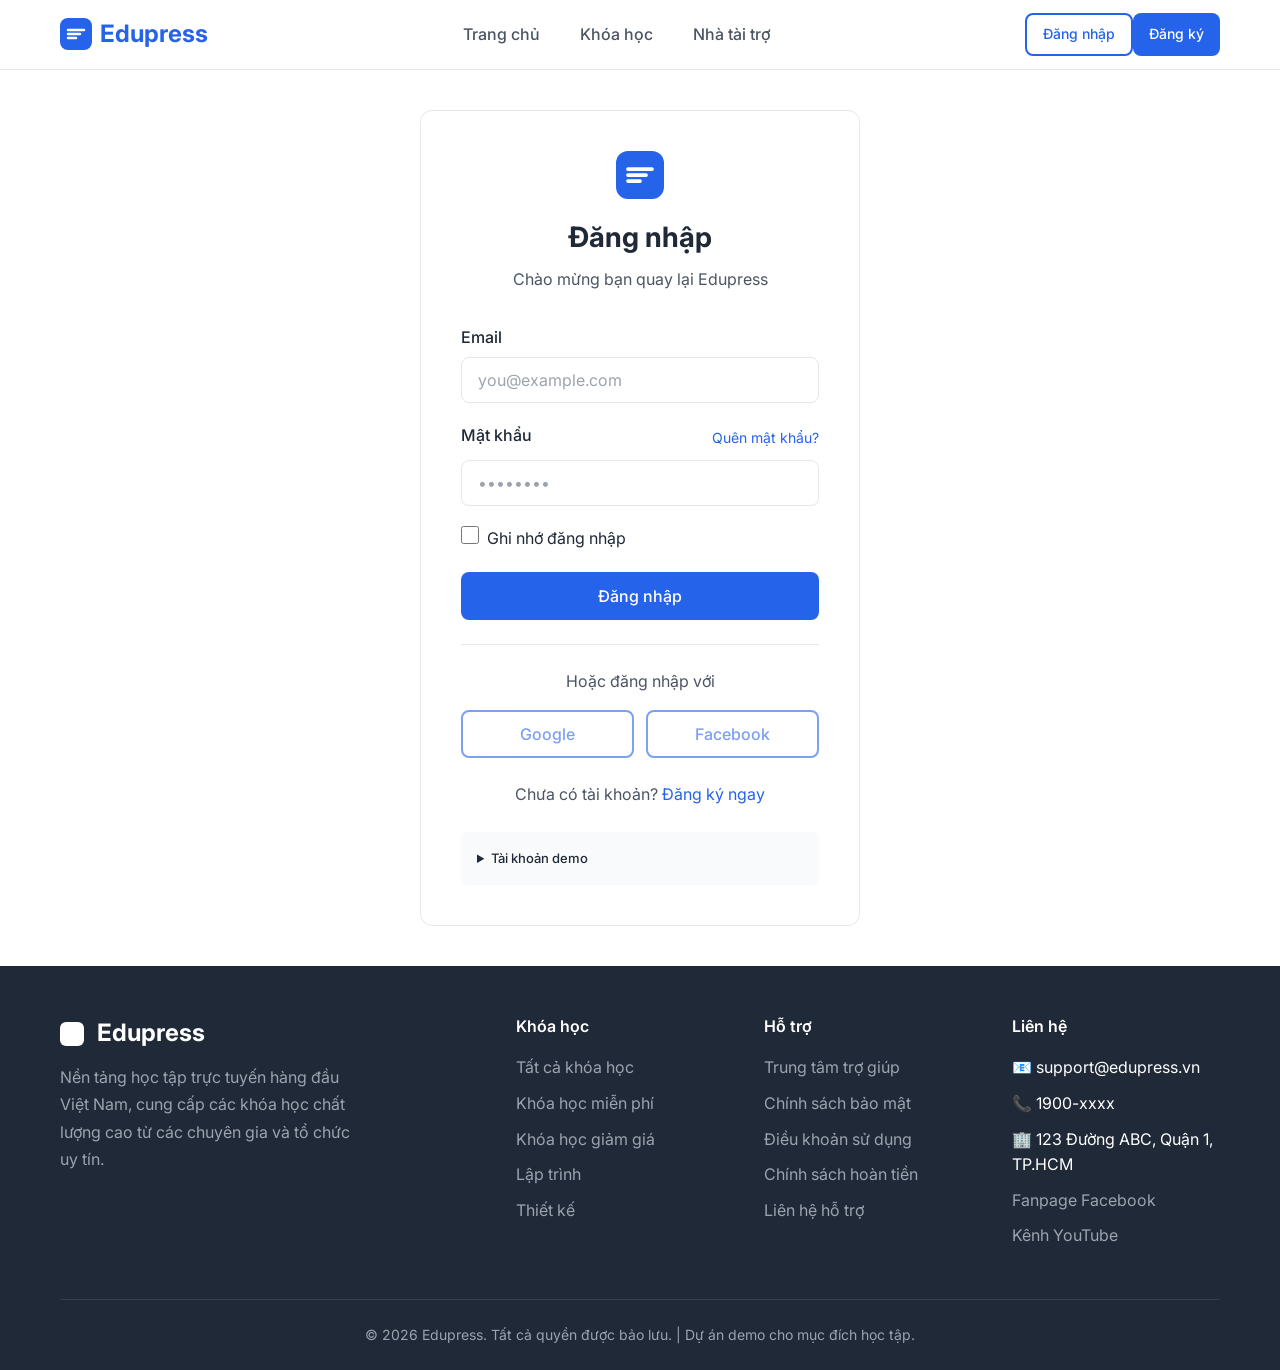
<file: profile.html>
<!DOCTYPE html>
<html lang="vi">
<head>
  <meta charset="UTF-8">
  <meta name="viewport" content="width=device-width, initial-scale=1.0">
  <meta name="description" content="Hồ sơ cá nhân Edupress - Cập nhật thông tin, đổi mật khẩu và quản lý tài khoản.">
  <title>Hồ sơ cá nhân - Edupress</title>
  <link rel="preconnect" href="https://fonts.googleapis.com">
  <link rel="preconnect" href="https://fonts.gstatic.com" crossorigin>
  <link href="https://fonts.googleapis.com/css2?family=Inter:wght@400;500;600;700;800&display=swap" rel="stylesheet">
  <link rel="stylesheet" href="css/style.css">
  <link rel="stylesheet" href="css/responsive.css">
</head>
<body>
  <a href="#main-content" class="skip-link">Chuyển đến nội dung chính</a>

  <div id="header-placeholder"></div>

  <main id="main-content" role="main">
    <div class="container" style="padding-top: 32px; padding-bottom: 48px;">
      <div id="profile-content">
        <div class="empty-state" style="grid-column: 1 / -1;">
          <div class="empty-state-icon">⏳</div>
          <h3 class="empty-state-title">Đang tải hồ sơ...</h3>
        </div>
      </div>
    </div>
  </main>

  <div id="footer-placeholder"></div>

  <script src="js/utils.js"></script>
  <script src="js/storage.js"></script>
  <script src="js/auth.js"></script>
  <script src="js/app.js"></script>
  <script>
    Utils.onReady(() => {
      if (!Auth.requireAuth()) return;

      const user = Auth.currentUser;
      const enrollments = Storage.getEnrollments(user.id);

      const container = Utils.getElement('#profile-content');
      container.innerHTML = `
        <div class="profile-header">
          <div class="profile-avatar" style="font-size: 48px;">${user.avatar || Utils.getInitials(user.name)}</div>
          <h1 class="profile-name">${Utils.escapeHtml(user.name)}</h1>
          <p class="profile-email">${Utils.escapeHtml(user.email)}</p>
          <p style="margin-top: 8px; color: var(--text-muted); font-size: 14px;">
            Thành viên منذ ${Utils.formatDate(user.createdAt)}
            ${user.role === 'admin' ? ' • <span class="badge badge-new">Quản trị viên</span>' : ''}
          </p>
        </div>

        <div class="grid grid-2" style="gap: 32px; align-items: start;">
          <div>
            <section class="dashboard-card" style="margin-bottom: 24px;">
              <h2 class="dashboard-card-title">Thông tin cá nhân</h2>
              <form id="profile-form">
                <div class="form-group">
                  <label for="profile-name" class="form-label">Họ và tên</label>
                  <input type="text" id="profile-name" class="form-input" value="${Utils.escapeHtml(user.name)}" required>
                </div>
                <div class="form-group">
                  <label for="profile-email" class="form-label">Email</label>
                  <input type="email" id="profile-email" class="form-input" value="${Utils.escapeHtml(user.email)}" required disabled>
                  <p style="font-size: 12px; color: var(--text-muted); margin-top: 4px;">Email không thể thay đổi</p>
                </div>
                <div class="form-group">
                  <label class="form-label">Avatar</label>
                  <div class="avatar-selector" role="radiogroup" aria-label="Chọn avatar">
                    ${['👤', '👨‍🎓', '👩‍🎓', '🧑‍💻', '🎨', '📚', '🚀', '⭐', '💡', '🌟', '🎯', '🔥'].map(avatar => `
                      <button type="button" class="avatar-option ${user.avatar === avatar ? 'selected' : ''}" data-avatar="${avatar}" role="radio" aria-checked="${user.avatar === avatar}">${avatar}</button>
                    `).join('')}
                  </div>
                  <input type="hidden" id="avatar-input" value="${user.avatar || '👤'}">
                </div>
                <button type="submit" class="btn btn-primary">Lưu thay đổi</button>
              </form>
            </section>

            <section class="dashboard-card">
              <h2 class="dashboard-card-title">Đổi mật khẩu</h2>
              <form id="password-form">
                <div class="form-group">
                  <label for="current-password" class="form-label">Mật khẩu hiện tại</label>
                  <input type="password" id="current-password" class="form-input" required autocomplete="current-password">
                </div>
                <div class="form-group">
                  <label for="new-password" class="form-label">Mật khẩu mới</label>
                  <input type="password" id="new-password" class="form-input" required autocomplete="new-password" minlength="6">
                  <p style="font-size: 12px; color: var(--text-muted); margin-top: 4px;">Ít nhất 6 ký tự</p>
                </div>
                <div class="form-group">
                  <label for="confirm-new-password" class="form-label">Xác nhận mật khẩu mới</label>
                  <input type="password" id="confirm-new-password" class="form-input" required autocomplete="new-password">
                </div>
                <button type="submit" class="btn btn-secondary">Đổi mật khẩu</button>
              </form>
            </section>
          </div>

          <div>
            <section class="dashboard-card" style="margin-bottom: 24px;">
              <h2 class="dashboard-card-title">Thống kê học tập</h2>
              <div class="stat-grid" style="grid-template-columns: repeat(2, 1fr);">
                <div class="stat-card">
                  <div class="stat-value">${enrollments.length}</div>
                  <div class="stat-label">Khóa học đã đăng ký</div>
                </div>
                <div class="stat-card">
                  <div class="stat-value">${enrollments.filter(e => e.progress >= 100).length}</div>
                  <div class="stat-label">Đã hoàn thành</div>
                </div>
                <div class="stat-card">
                  <div class="stat-value">${enrollments.filter(e => e.progress > 0 && e.progress < 100).length}</div>
                  <div class="stat-label">Đang học</div>
                </div>
                <div class="stat-card">
                  <div class="stat-value">${enrollments.reduce((sum, e) => sum + e.progress, 0)}%</div>
                  <div class="stat-label">Tổng tiến độ</div>
                </div>
              </div>
            </section>

            <section class="dashboard-card">
              <h2 class="dashboard-card-title">Vùng nhớ trình duyệt</h2>
              <p style="color: var(--text-secondary); margin-bottom: 16px; font-size: 14px;">
                Dữ liệu demo được lưu trữ trong localStorage của trình duyệt. Các thao tác dưới đây chỉ ảnh hưởng đến trình duyệt hiện tại.
              </p>
              <div class="flex gap-8" style="flex-wrap: wrap;">
                <button class="btn btn-outline" id="clear-data-btn">Xóa dữ liệu demo</button>
                <button class="btn btn-danger" id="reset-demo-btn">Khôi phục mặc định</button>
              </div>
            </section>

            <section class="dashboard-card" style="background: #fef2f2; border-color: #fecaca;">
              <h2 class="dashboard-card-title" style="color: var(--danger-color);">⚠️ Lưu ý quan trọng</h2>
              <ul style="color: var(--text-secondary); line-height: 1.8; padding-left: 20px;">
                <li>Đây là bản demo học tập, <strong>không phải hệ thống xác thực an toàn</strong> để triển khai thực tế.</li>
                <li>Mật khẩu được lưu dưới dạng plain text trong localStorage - <strong>không sử dụng mật khẩu thật</strong>.</li>
                <li>Dữ liệu chỉ lưu trên trình duyệt này, không đồng bộ giữa thiết bị.</li>
                <li>Không có hệ thống thanh toán thực - các giao dịch đều được mô phỏng.</li>
              </ul>
            </section>
          </div>
        </div>
      `;

      bindProfileEvents();
    });

    function bindProfileEvents() {
      const profileForm = Utils.getElement('#profile-form');
      if (profileForm) {
        profileForm.addEventListener('submit', (e) => {
          e.preventDefault();
          const name = Utils.getElement('#profile-name').value.trim();
          const avatar = Utils.getElement('#avatar-input').value;

          if (!name) {
            Utils.showToast('Vui lòng nhập họ và tên', 'error');
            return;
          }

          const result = Auth.updateProfile({ name, avatar });
          if (result) {
            Utils.showToast('Cập nhật hồ sơ thành công', 'success');
          }
        });
      }

      const passwordForm = Utils.getElement('#password-form');
      if (passwordForm) {
        passwordForm.addEventListener('submit', (e) => {
          e.preventDefault();
          const currentPassword = Utils.getElement('#current-password').value;
          const newPassword = Utils.getElement('#new-password').value;
          const confirmPassword = Utils.getElement('#confirm-new-password').value;

          if (newPassword !== confirmPassword) {
            Utils.showToast('Mật khẩu xác nhận không khớp', 'error');
            return;
          }

          const result = Auth.changePassword(currentPassword, newPassword);
          if (result.success) {
            passwordForm.reset();
          } else {
            Utils.showToast(result.message, 'error');
          }
        });
      }

      const clearDataBtn = Utils.getElement('#clear-data-btn');
      if (clearDataBtn) {
        clearDataBtn.addEventListener('click', () => {
          Utils.showConfirm('Bạn có chắc muốn xóa tất cả dữ liệu demo (đăng ký, tiến độ, yêu thích)?', () => {
            Storage.clear();
            Utils.showToast('Đã xóa dữ liệu demo', 'success');
            setTimeout(() => window.location.reload(), 1000);
          });
        });
      }

      const resetDemoBtn = Utils.getElement('#reset-demo-btn');
      if (resetDemoBtn) {
        resetDemoBtn.addEventListener('click', () => {
          Utils.showConfirm('Khôi phục toàn bộ dữ liệu về trạng thái ban đầu?', () => {
            Storage.resetDemoData();
          });
        });
      }

      Utils.getElements('.avatar-option').forEach(option => {
        option.addEventListener('click', () => {
          Utils.getElements('.avatar-option').forEach(o => {
            Utils.removeClass(o, 'selected');
            o.setAttribute('aria-checked', 'false');
          });
          Utils.addClass(option, 'selected');
          option.setAttribute('aria-checked', 'true');
          Utils.getElement('#avatar-input').value = option.dataset.avatar;
        });
      });
    }
  </script>
</body>
</html>
</file>
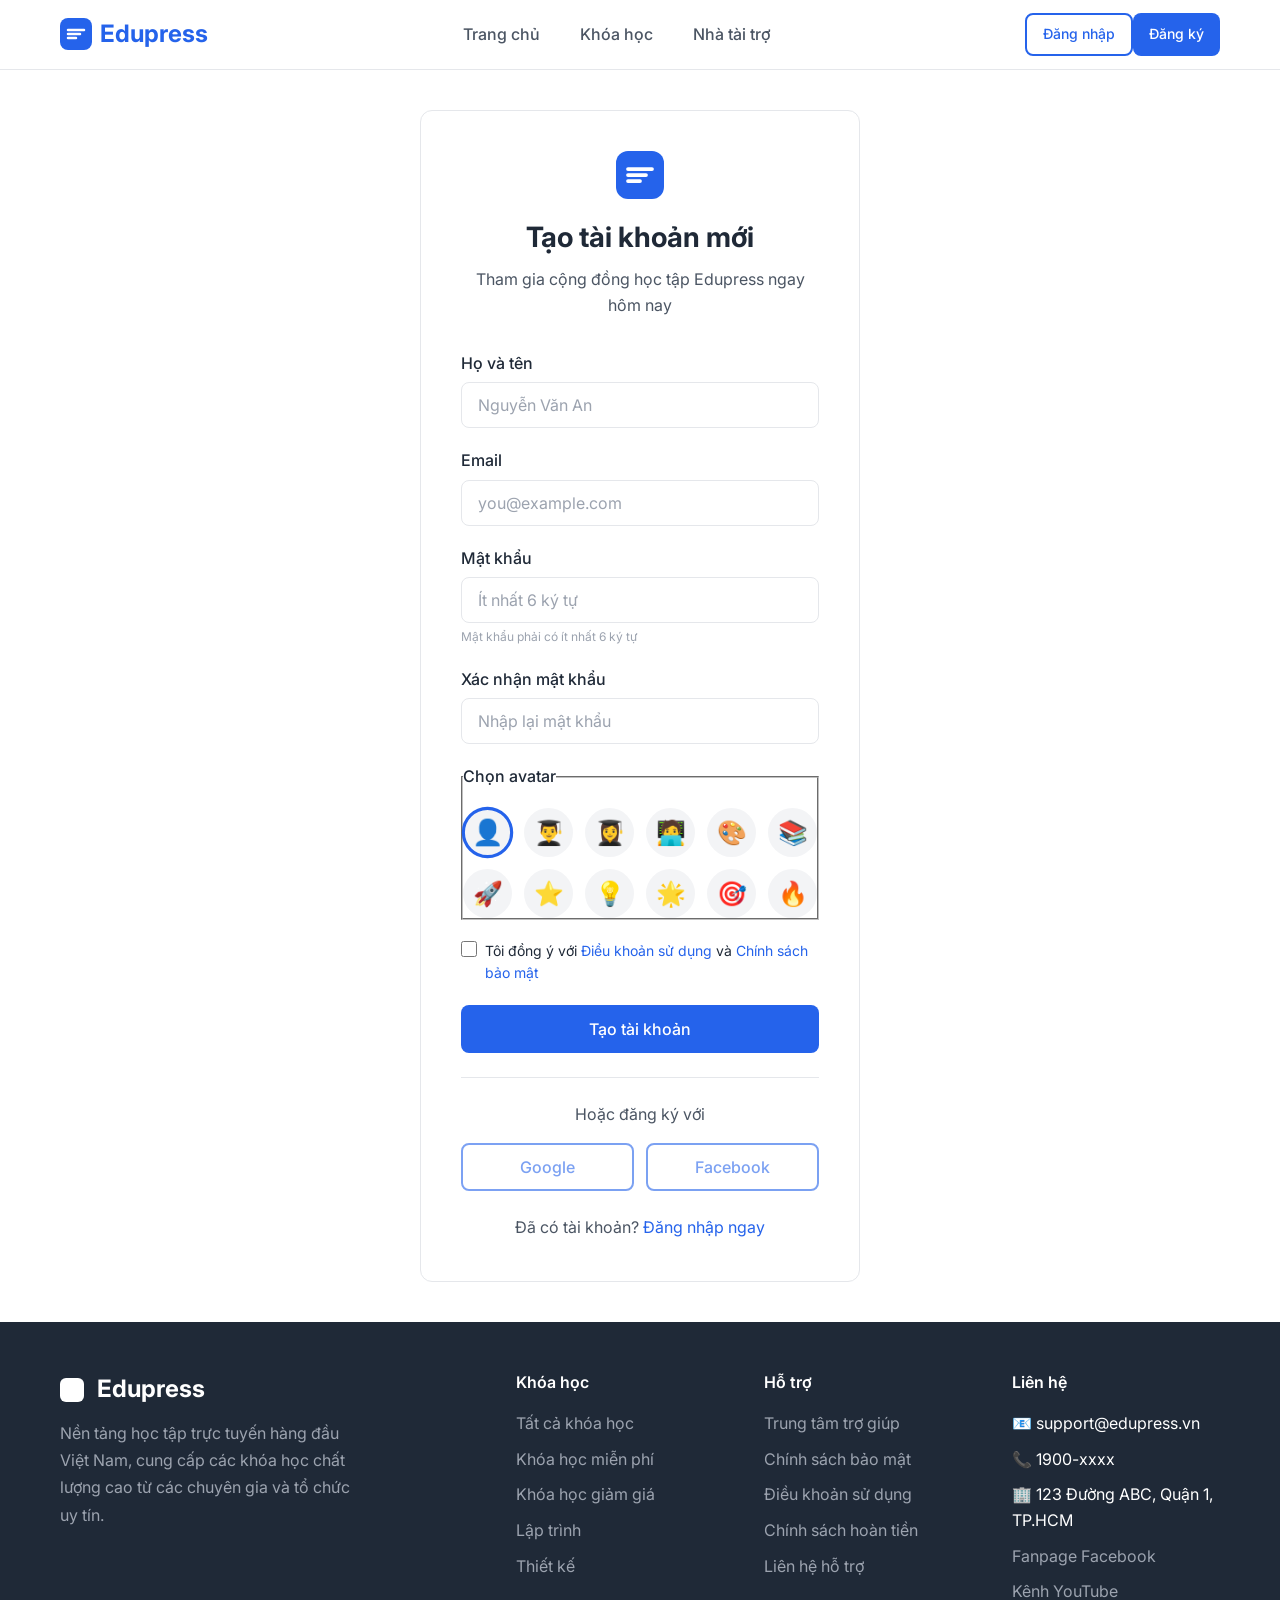
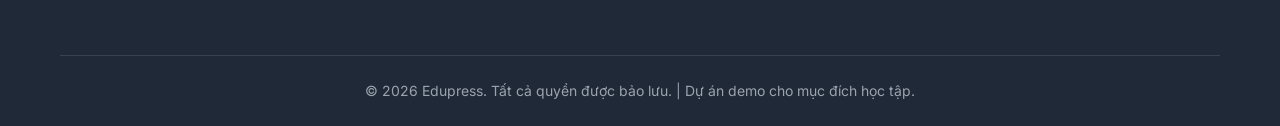
<file: register.html>
<!DOCTYPE html>
<html lang="vi">
<head>
  <meta charset="UTF-8">
  <meta name="viewport" content="width=device-width, initial-scale=1.0">
  <meta name="description" content="Đăng ký tài khoản Edupress - Tạo tài khoản miễn phí để truy cập khóa học, theo dõi tiến độ và nhận ưu đãi.">
  <title>Đăng ký - Edupress</title>
  <link rel="preconnect" href="https://fonts.googleapis.com">
  <link rel="preconnect" href="https://fonts.gstatic.com" crossorigin>
  <link href="https://fonts.googleapis.com/css2?family=Inter:wght@400;500;600;700;800&display=swap" rel="stylesheet">
  <link rel="stylesheet" href="css/style.css">
  <link rel="stylesheet" href="css/responsive.css">
</head>
<body>
  <a href="#main-content" class="skip-link">Chuyển đến nội dung chính</a>

  <div id="header-placeholder"></div>

  <main id="main-content" role="main">
    <div class="auth-container">
      <div class="auth-card">
        <div style="text-align: center; margin-bottom: 8px;">
          <svg width="48" height="48" viewBox="0 0 32 32" fill="none" aria-hidden="true" style="color: var(--primary-color);">
            <rect width="32" height="32" rx="8" fill="currentColor"/>
            <path d="M8 12h16M8 16h12M8 20h8" stroke="white" stroke-width="2.5" stroke-linecap="round"/>
          </svg>
        </div>
        <h1 class="auth-title">Tạo tài khoản mới</h1>
        <p class="auth-subtitle">Tham gia cộng đồng học tập Edupress ngay hôm nay</p>

        <form id="register-form" class="auth-form" novalidate>
          <div id="register-error" class="form-error" role="alert"></div>

          <div class="form-group">
            <label for="name" class="form-label">Họ và tên</label>
            <input type="text" id="name" name="name" class="form-input" placeholder="Nguyễn Văn An" required autocomplete="name" aria-describedby="register-error">
          </div>

          <div class="form-group">
            <label for="email" class="form-label">Email</label>
            <input type="email" id="email" name="email" class="form-input" placeholder="you@example.com" required autocomplete="email" aria-describedby="register-error">
          </div>

          <div class="form-group">
            <label for="password" class="form-label">Mật khẩu</label>
            <input type="password" id="password" name="password" class="form-input" placeholder="Ít nhất 6 ký tự" required autocomplete="new-password" minlength="6" aria-describedby="register-error password-hint">
            <p id="password-hint" style="font-size: 12px; color: var(--text-muted); margin-top: 4px;">Mật khẩu phải có ít nhất 6 ký tự</p>
          </div>

          <div class="form-group">
            <label for="confirm-password" class="form-label">Xác nhận mật khẩu</label>
            <input type="password" id="confirm-password" name="confirm-password" class="form-input" placeholder="Nhập lại mật khẩu" required autocomplete="new-password" aria-describedby="register-error">
          </div>

          <fieldset class="form-group">
            <legend class="form-label">Chọn avatar</legend>
            <input type="hidden" id="avatar-input" name="avatar" value="👤">
            <div class="avatar-selector" role="radiogroup" aria-label="Chọn avatar đại diện">
              <button type="button" class="avatar-option selected" data-avatar="👤" role="radio" aria-checked="true">👤</button>
              <button type="button" class="avatar-option" data-avatar="👨‍🎓" role="radio" aria-checked="false">👨‍🎓</button>
              <button type="button" class="avatar-option" data-avatar="👩‍🎓" role="radio" aria-checked="false">👩‍🎓</button>
              <button type="button" class="avatar-option" data-avatar="🧑‍💻" role="radio" aria-checked="false">🧑‍💻</button>
              <button type="button" class="avatar-option" data-avatar="🎨" role="radio" aria-checked="false">🎨</button>
              <button type="button" class="avatar-option" data-avatar="📚" role="radio" aria-checked="false">📚</button>
              <button type="button" class="avatar-option" data-avatar="🚀" role="radio" aria-checked="false">🚀</button>
              <button type="button" class="avatar-option" data-avatar="⭐" role="radio" aria-checked="false">⭐</button>
              <button type="button" class="avatar-option" data-avatar="💡" role="radio" aria-checked="false">💡</button>
              <button type="button" class="avatar-option" data-avatar="🌟" role="radio" aria-checked="false">🌟</button>
              <button type="button" class="avatar-option" data-avatar="🎯" role="radio" aria-checked="false">🎯</button>
              <button type="button" class="avatar-option" data-avatar="🔥" role="radio" aria-checked="false">🔥</button>
            </div>
          </fieldset>

          <div class="form-group">
            <label class="flex items-center gap-8" style="cursor: pointer; font-weight: 400; font-size: 14px;">
              <input type="checkbox" id="terms" name="terms" required style="width: 18px; height: 18px; accent-color: var(--primary-color);">
              <span>Tôi đồng ý với <a href="#" style="color: var(--primary-color);">Điều khoản sử dụng</a> và <a href="#" style="color: var(--primary-color);">Chính sách bảo mật</a></span>
            </label>
          </div>

          <button type="submit" class="btn btn-primary" style="width: 100%; padding: 14px;">Tạo tài khoản</button>
        </form>

        <div style="margin-top: 24px; padding-top: 24px; border-top: 1px solid var(--border-color); text-align: center;">
          <p style="color: var(--text-secondary);">Hoặc đăng ký với</p>
          <div class="flex gap-12" style="margin-top: 16px; justify-content: center;">
            <button class="btn btn-outline" style="width: 100%;" disabled>Google</button>
            <button class="btn btn-outline" style="width: 100%;" disabled>Facebook</button>
          </div>
        </div>

        <p class="auth-footer" style="margin-top: 24px;">
          Đã có tài khoản? <a href="login.html?redirect=${Utils.getQueryParam('redirect') || ''}">Đăng nhập ngay</a>
        </p>
      </div>
    </div>
  </main>

  <div id="footer-placeholder"></div>

  <script src="js/utils.js"></script>
  <script src="js/storage.js"></script>
  <script src="js/auth.js"></script>
  <script src="js/app.js"></script>
  <script>
    Utils.onReady(() => {
      const redirect = Utils.getQueryParam('redirect');
      if (redirect) {
        const form = Utils.getElement('#register-form');
        if (form) {
          const hiddenInput = document.createElement('input');
          hiddenInput.type = 'hidden';
          hiddenInput.name = 'redirect';
          hiddenInput.value = redirect;
          form.appendChild(hiddenInput);
        }
      }
    });
  </script>
</body>
</html>
</file>
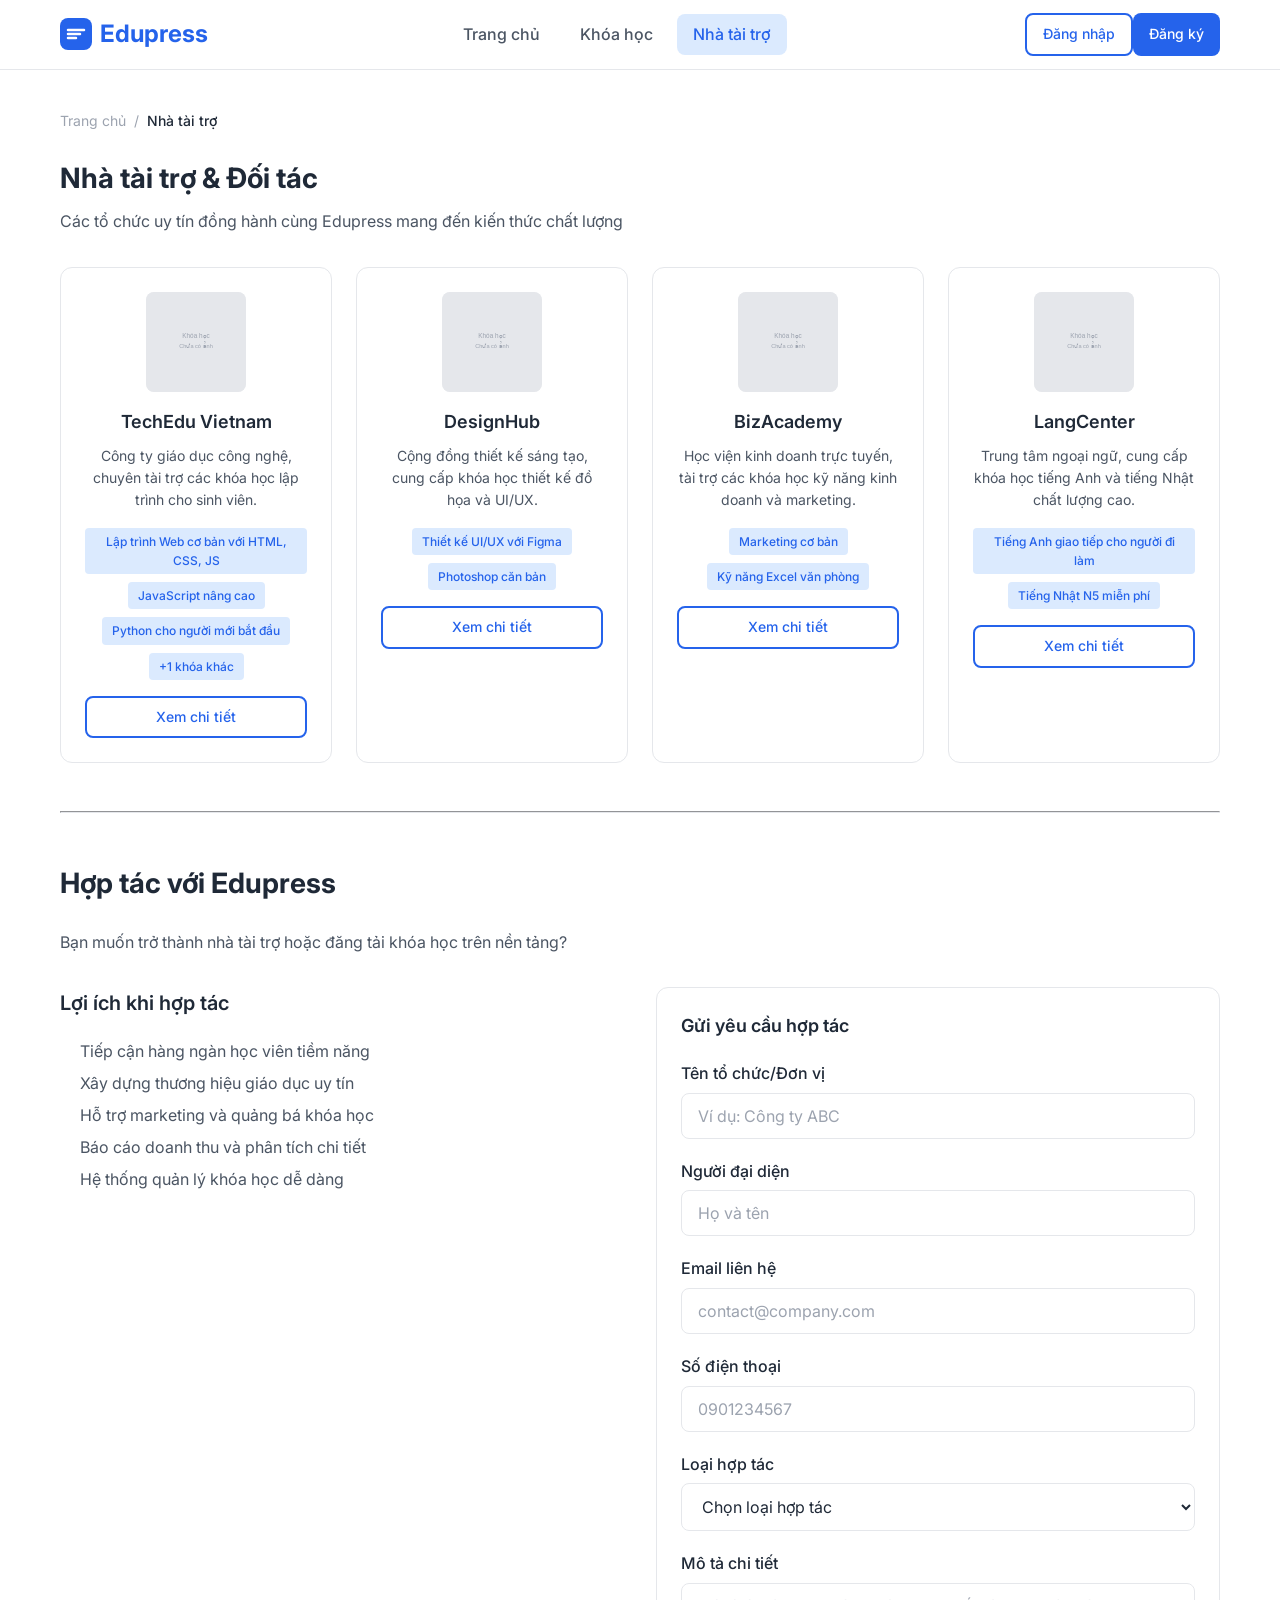
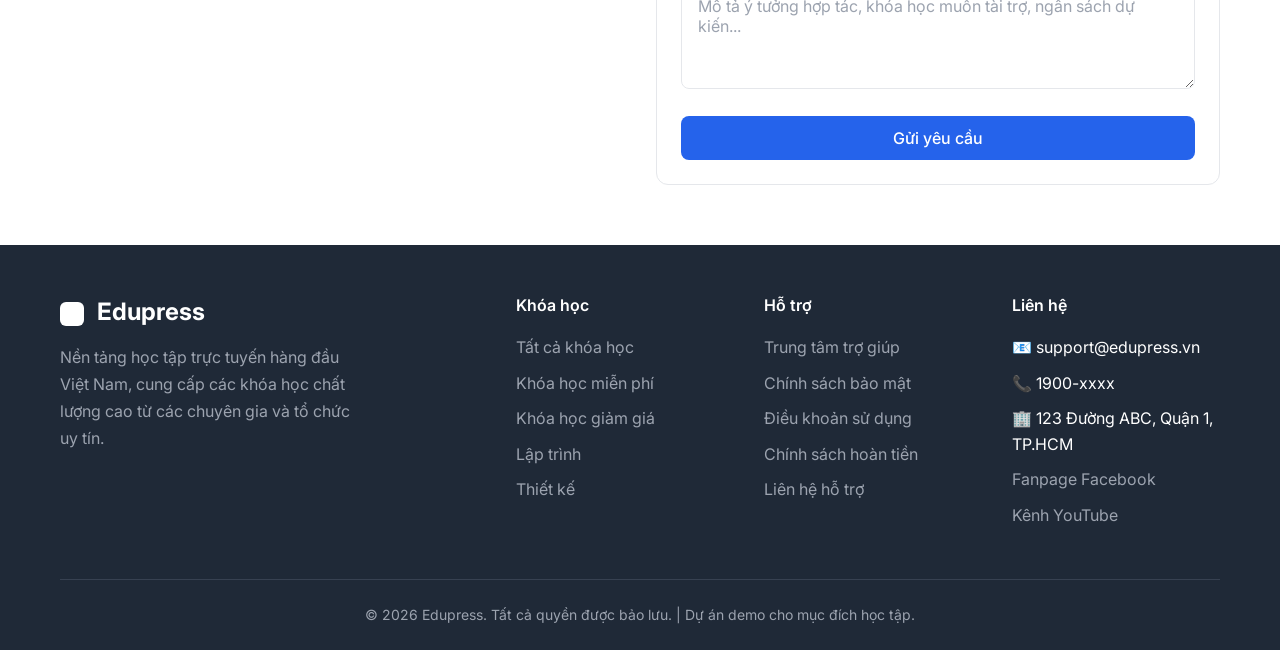
<file: sponsors.html>
<!DOCTYPE html>
<html lang="vi">
<head>
  <meta charset="UTF-8">
  <meta name="viewport" content="width=device-width, initial-scale=1.0">
  <meta name="description" content="Nhà tài trợ Edupress - Khám phá các đối tác giáo dục, tổ chức tài trợ khóa học và chương trình ưu đãi.">
  <title>Nhà tài trợ - Edupress</title>
  <link rel="preconnect" href="https://fonts.googleapis.com">
  <link rel="preconnect" href="https://fonts.gstatic.com" crossorigin>
  <link href="https://fonts.googleapis.com/css2?family=Inter:wght@400;500;600;700;800&display=swap" rel="stylesheet">
  <link rel="stylesheet" href="css/style.css">
  <link rel="stylesheet" href="css/responsive.css">
</head>
<body>
  <a href="#main-content" class="skip-link">Chuyển đến nội dung chính</a>

  <div id="header-placeholder"></div>

  <main id="main-content" role="main">
    <section class="section" style="padding-top: 40px;">
      <div class="container">
        <nav aria-label="Breadcrumb" style="margin-bottom: 24px;">
          <ol class="flex gap-8" style="font-size: 14px; color: var(--text-muted);">
            <li><a href="index.html" style="color: var(--text-muted);">Trang chủ</a></li>
            <li aria-hidden="true">/</li>
            <li aria-current="page" style="color: var(--text-primary); font-weight: 500;">Nhà tài trợ</li>
          </ol>
        </nav>

        <h1 class="section-title" style="margin-bottom: 8px;">Nhà tài trợ & Đối tác</h1>
        <p class="section-subtitle">Các tổ chức uy tín đồng hành cùng Edupress mang đến kiến thức chất lượng</p>

        <div class="grid grid-4" id="sponsors-grid"></div>

        <hr style="margin: 48px 0; border-color: var(--border-color);">

        <h2 class="section-title" style="margin-bottom: 24px;">Hợp tác với Edupress</h2>
        <p class="section-subtitle" style="margin-bottom: 32px;">Bạn muốn trở thành nhà tài trợ hoặc đăng tải khóa học trên nền tảng?</p>

        <div class="grid grid-2" style="gap: 32px; align-items: start;">
          <div>
            <h3 style="font-size: 20px; font-weight: 600; margin-bottom: 16px;">Lợi ích khi hợp tác</h3>
            <ul style="line-height: 2; color: var(--text-secondary); padding-left: 20px;">
              <li>Tiếp cận hàng ngàn học viên tiềm năng</li>
              <li>Xây dựng thương hiệu giáo dục uy tín</li>
              <li>Hỗ trợ marketing và quảng bá khóa học</li>
              <li>Báo cáo doanh thu và phân tích chi tiết</li>
              <li>Hệ thống quản lý khóa học dễ dàng</li>
            </ul>
          </div>

          <div class="card" style="padding: 24px;">
            <h3 style="font-size: 18px; font-weight: 600; margin-bottom: 20px;">Gửi yêu cầu hợp tác</h3>
            <form id="sponsor-request-form">
              <div class="form-group">
                <label for="org-name" class="form-label">Tên tổ chức/Đơn vị</label>
                <input type="text" id="org-name" class="form-input" required placeholder="Ví dụ: Công ty ABC">
              </div>
              <div class="form-group">
                <label for="contact-name" class="form-label">Người đại diện</label>
                <input type="text" id="contact-name" class="form-input" required placeholder="Họ và tên">
              </div>
              <div class="form-group">
                <label for="contact-email" class="form-label">Email liên hệ</label>
                <input type="email" id="contact-email" class="form-input" required placeholder="contact@company.com">
              </div>
              <div class="form-group">
                <label for="contact-phone" class="form-label">Số điện thoại</label>
                <input type="tel" id="contact-phone" class="form-input" placeholder="0901234567">
              </div>
              <div class="form-group">
                <label for="request-type" class="form-label">Loại hợp tác</label>
                <select id="request-type" class="form-input" required>
                  <option value="">Chọn loại hợp tác</option>
                  <option value="sponsor">Tài trợ khóa học</option>
                  <option value="content_provider">Cung cấp nội dung/giảng viên</option>
                  <option value="promotion">Chương trình khuyến mãi</option>
                  <option value="other">Khác</option>
                </select>
              </div>
              <div class="form-group">
                <label for="request-message" class="form-label">Mô tả chi tiết</label>
                <textarea id="request-message" class="form-input" rows="4" required placeholder="Mô tả ý tưởng hợp tác, khóa học muốn tài trợ, ngân sách dự kiến..."></textarea>
              </div>
              <button type="submit" class="btn btn-primary" style="width: 100%;">Gửi yêu cầu</button>
            </form>
          </div>
        </div>
      </div>
    </section>
  </main>

  <div id="footer-placeholder"></div>

  <script src="js/utils.js"></script>
  <script src="js/storage.js"></script>
  <script src="js/courses.js"></script>
  <script src="js/auth.js"></script>
  <script src="js/app.js"></script>
  <script>
    Utils.onReady(() => {
      const sponsors = Storage.getSponsors();
      const sponsorsGrid = Utils.getElement('#sponsors-grid');

      if (sponsorsGrid) {
        sponsorsGrid.innerHTML = sponsors.map(sponsor => {
          const sponsorCourses = Storage.getCourses().filter(c => c.sponsorId === sponsor.id);
          return `
            <article class="sponsor-card" data-sponsor-id="${sponsor.id}">
              <img src="${Utils.escapeHtml(sponsor.logo)}" alt="${Utils.escapeHtml(sponsor.name)}" class="sponsor-logo" onerror="this.style.display='none'; this.nextElementSibling.style.display='flex';">
              <div style="display: none; width: 100px; height: 100px; border-radius: var(--radius-md); background: var(--primary-light); color: var(--primary-color); align-items: center; justify-content: center; font-size: 32px; font-weight: 700; margin: 0 auto 16px;">${Utils.getInitials(sponsor.name)}</div>
              <h3 class="sponsor-name">${Utils.escapeHtml(sponsor.name)}</h3>
              <p class="sponsor-desc">${Utils.escapeHtml(sponsor.description)}</p>
              <div class="sponsor-courses">
                ${sponsorCourses.slice(0, 3).map(c => `<span class="sponsor-course-tag">${Utils.escapeHtml(c.title)}</span>`).join('')}
                ${sponsorCourses.length > 3 ? `<span class="sponsor-course-tag">+${sponsorCourses.length - 3} khóa khác</span>` : ''}
              </div>
              <a href="sponsors.html?id=${sponsor.id}" class="btn btn-outline btn-sm" style="margin-top: 16px; width: 100%;">Xem chi tiết</a>
            </article>
          `;
        }).join('');
      }

      const requestForm = Utils.getElement('#sponsor-request-form');
      if (requestForm) {
        requestForm.addEventListener('submit', (e) => {
          e.preventDefault();

          const formData = {
            orgName: Utils.getElement('#org-name').value.trim(),
            contactName: Utils.getElement('#contact-name').value.trim(),
            contactEmail: Utils.getElement('#contact-email').value.trim(),
            contactPhone: Utils.getElement('#contact-phone').value.trim(),
            requestType: Utils.getElement('#request-type').value,
            message: Utils.getElement('#request-message').value.trim()
          };

          if (!formData.orgName || !formData.contactName || !formData.contactEmail || !formData.requestType || !formData.message) {
            Utils.showToast('Vui lòng điền đầy đủ thông tin bắt buộc', 'error');
            return;
          }

          if (!Utils.validateEmail(formData.contactEmail)) {
            Utils.showToast('Email không hợp lệ', 'error');
            return;
          }

          const request = Storage.addSponsorRequest(formData);
          Utils.showToast('Gửi yêu cầu hợp tác thành công! Chúng tôi sẽ liên hệ sớm nhất.', 'success');
          requestForm.reset();
        });
      }

      const params = Utils.getUrlParams();
      if (params.id) {
        const sponsor = Storage.getSponsorById(params.id);
        if (sponsor) {
          const sponsorCourses = Storage.getCourses().filter(c => c.sponsorId === sponsor.id);
          const sponsorPromotions = Storage.getPromotions().filter(p => 
            p.courseIds && p.courseIds.some(cid => sponsorCourses.some(sc => sc.id === cid))
          );

          const modalContent = `
            <div style="text-align: center; margin-bottom: 24px;">
              <img src="${Utils.escapeHtml(sponsor.logo)}" alt="${Utils.escapeHtml(sponsor.name)}" style="width: 120px; height: 120px; border-radius: var(--radius-md); object-fit: cover; margin-bottom: 16px;" onerror="this.style.display='none'">
              <h3>${Utils.escapeHtml(sponsor.name)}</h3>
            </div>
            <p style="color: var(--text-secondary); margin-bottom: 24px;">${Utils.escapeHtml(sponsor.description)}</p>

            <h4 style="margin-bottom: 12px;">Khóa học tài trợ (${sponsorCourses.length})</h4>
            <div style="max-height: 200px; overflow-y: auto; margin-bottom: 24px;">
              ${sponsorCourses.map(c => `
                <div style="display: flex; justify-content: space-between; padding: 8px 0; border-bottom: 1px solid var(--border-color);">
                  <span>${Utils.escapeHtml(c.title)}</span>
                  <span class="${c.isFree ? 'text-success' : 'text-primary'}">${c.isFree ? 'Miễn phí' : Utils.formatCurrency(c.price)}</span>
                </div>
              `).join('') || '<p class="text-muted">Chưa có khóa học nào</p>'}
            </div>

            ${sponsorPromotions.length > 0 ? `
              <h4 style="margin-bottom: 12px;">Chương trình ưu đãi</h4>
              <div style="max-height: 150px; overflow-y: auto;">
                ${sponsorPromotions.map(p => `
                  <div style="padding: 12px; background: var(--primary-light); border-radius: var(--radius-md); margin-bottom: 8px;">
                    <p style="font-weight: 600; color: var(--primary-color);">${Utils.escapeHtml(p.name)}</p>
                    <p style="font-size: 13px; color: var(--text-secondary);">${Utils.escapeHtml(p.description)}</p>
                    <p style="font-size: 12px; color: var(--text-muted);">Mã: ${Utils.escapeHtml(p.code)} | Hết hạn: ${Utils.formatDate(p.endDate)}</p>
                  </div>
                `).join('')}
              </div>
            ` : ''}
          `;

          Utils.showModal(modalContent, {
            title: 'Chi tiết nhà tài trợ',
            confirmText: 'Đóng',
            cancelText: '',
            onConfirm: () => {}
          });

          Utils.setUrlParam('id', '');
        }
      }
    });
  </script>
</body>
</html>
</file>
<file: css/style.css>
:root {
  --primary-color: #2563eb;
  --primary-hover: #1d4ed8;
  --primary-light: #dbeafe;
  --secondary-color: #059669;
  --secondary-hover: #047857;
  --accent-color: #f59e0b;
  --danger-color: #dc2626;
  --danger-hover: #b91c1c;
  --text-primary: #1f2937;
  --text-secondary: #4b5563;
  --text-muted: #9ca3af;
  --bg-primary: #ffffff;
  --bg-secondary: #f9fafb;
  --bg-tertiary: #f3f4f6;
  --border-color: #e5e7eb;
  --border-focus: #2563eb;
  --shadow-sm: 0 1px 2px 0 rgb(0 0 0 / 0.05);
  --shadow-md: 0 4px 6px -1px rgb(0 0 0 / 0.1), 0 2px 4px -2px rgb(0 0 0 / 0.1);
  --shadow-lg: 0 10px 15px -3px rgb(0 0 0 / 0.1), 0 4px 6px -4px rgb(0 0 0 / 0.1);
  --radius-sm: 4px;
  --radius-md: 8px;
  --radius-lg: 12px;
  --transition-fast: 150ms ease;
  --transition-normal: 250ms ease;
  --font-family: 'Inter', -apple-system, BlinkMacSystemFont, 'Segoe UI', Roboto, sans-serif;
  --container-max: 1200px;
  --header-height: 70px;
}

* {
  margin: 0;
  padding: 0;
  box-sizing: border-box;
}

html {
  scroll-behavior: smooth;
}

body {
  font-family: var(--font-family);
  font-size: 16px;
  line-height: 1.6;
  color: var(--text-primary);
  background-color: var(--bg-primary);
  min-height: 100vh;
  display: flex;
  flex-direction: column;
}

a {
  color: var(--primary-color);
  text-decoration: none;
  transition: color var(--transition-fast);
}

a:hover {
  color: var(--primary-hover);
}

img {
  max-width: 100%;
  height: auto;
  display: block;
}

ul, ol {
  list-style: none;
}

button {
  font-family: inherit;
  font-size: inherit;
  cursor: pointer;
  border: none;
  background: none;
}

input, select, textarea {
  font-family: inherit;
  font-size: inherit;
}

.container {
  width: 100%;
  max-width: var(--container-max);
  margin: 0 auto;
  padding: 0 20px;
}

.btn {
  display: inline-flex;
  align-items: center;
  justify-content: center;
  gap: 8px;
  padding: 12px 24px;
  font-weight: 500;
  border-radius: var(--radius-md);
  transition: all var(--transition-fast);
  white-space: nowrap;
}

.btn-primary {
  background-color: var(--primary-color);
  color: white;
}

.btn-primary:hover {
  background-color: var(--primary-hover);
  color: white;
}

.btn-secondary {
  background-color: var(--secondary-color);
  color: white;
}

.btn-secondary:hover {
  background-color: var(--secondary-hover);
  color: white;
}

.btn-outline {
  background-color: transparent;
  border: 2px solid var(--primary-color);
  color: var(--primary-color);
}

.btn-outline:hover {
  background-color: var(--primary-color);
  color: white;
}

.btn-danger {
  background-color: var(--danger-color);
  color: white;
}

.btn-danger:hover {
  background-color: var(--danger-hover);
  color: white;
}

.btn-sm {
  padding: 8px 16px;
  font-size: 14px;
}

.btn-lg {
  padding: 16px 32px;
  font-size: 18px;
}

.btn:disabled {
  opacity: 0.6;
  cursor: not-allowed;
}

.badge {
  display: inline-flex;
  align-items: center;
  padding: 4px 10px;
  font-size: 12px;
  font-weight: 500;
  border-radius: var(--radius-sm);
}

.badge-free {
  background-color: #dcfce7;
  color: #166534;
}

.badge-paid {
  background-color: #dbeafe;
  color: #1e40af;
}

.badge-sale {
  background-color: #fef3c7;
  color: #92400e;
}

.badge-new {
  background-color: #fce7f3;
  color: #9d174d;
}

.card {
  background: var(--bg-primary);
  border: 1px solid var(--border-color);
  border-radius: var(--radius-lg);
  overflow: hidden;
  transition: box-shadow var(--transition-normal), transform var(--transition-normal);
}

.card:hover {
  box-shadow: var(--shadow-lg);
  transform: translateY(-2px);
}

.form-group {
  margin-bottom: 20px;
}

.form-label {
  display: block;
  margin-bottom: 6px;
  font-weight: 500;
  color: var(--text-primary);
}

.form-input {
  width: 100%;
  padding: 12px 16px;
  border: 1px solid var(--border-color);
  border-radius: var(--radius-md);
  background: var(--bg-primary);
  color: var(--text-primary);
  transition: border-color var(--transition-fast), box-shadow var(--transition-fast);
}

.form-input:focus {
  outline: none;
  border-color: var(--border-focus);
  box-shadow: 0 0 0 3px var(--primary-light);
}

.form-input::placeholder {
  color: var(--text-muted);
}

.form-error {
  color: var(--danger-color);
  font-size: 14px;
  margin-top: 6px;
  display: none;
}

.form-error.show {
  display: block;
}

.alert {
  padding: 12px 16px;
  border-radius: var(--radius-md);
  margin-bottom: 20px;
  display: flex;
  align-items: center;
  gap: 10px;
}

.alert-success {
  background-color: #dcfce7;
  color: #166534;
  border: 1px solid #bbf7d0;
}

.alert-error {
  background-color: #fee2e2;
  color: #991b1b;
  border: 1px solid #fecaca;
}

.alert-warning {
  background-color: #fef3c7;
  color: #92400e;
  border: 1px solid #fde68a;
}

.alert-info {
  background-color: #dbeafe;
  color: #1e40af;
  border: 1px solid #bfdbfe;
}

.section {
  padding: 60px 0;
}

.section-title {
  font-size: 28px;
  font-weight: 700;
  color: var(--text-primary);
  margin-bottom: 8px;
}

.section-subtitle {
  color: var(--text-secondary);
  margin-bottom: 32px;
}

.grid {
  display: grid;
  gap: 24px;
}

.grid-2 {
  grid-template-columns: repeat(2, 1fr);
}

.grid-3 {
  grid-template-columns: repeat(3, 1fr);
}

.grid-4 {
  grid-template-columns: repeat(4, 1fr);
}

.flex {
  display: flex;
}

.flex-center {
  display: flex;
  align-items: center;
  justify-content: center;
}

.flex-between {
  display: flex;
  align-items: center;
  justify-content: space-between;
}

.gap-8 { gap: 8px; }
.gap-12 { gap: 12px; }
.gap-16 { gap: 16px; }
.gap-24 { gap: 24px; }

.mt-8 { margin-top: 8px; }
.mt-16 { margin-top: 16px; }
.mt-24 { margin-top: 24px; }
.mt-32 { margin-top: 32px; }
.mb-8 { margin-bottom: 8px; }
.mb-16 { margin-bottom: 16px; }
.mb-24 { margin-bottom: 24px; }
.mb-32 { margin-bottom: 32px; }

.text-center { text-align: center; }
.text-muted { color: var(--text-muted); }
.text-secondary { color: var(--text-secondary); }
.text-primary { color: var(--primary-color); }
.text-success { color: var(--secondary-color); }
.text-danger { color: var(--danger-color); }

.font-bold { font-weight: 700; }
.font-semibold { font-weight: 600; }
.font-medium { font-weight: 500; }

.sr-only {
  position: absolute;
  width: 1px;
  height: 1px;
  padding: 0;
  margin: -1px;
  overflow: hidden;
  clip: rect(0, 0, 0, 0);
  white-space: nowrap;
  border: 0;
}

.loading {
  display: inline-block;
  width: 20px;
  height: 20px;
  border: 2px solid var(--border-color);
  border-top-color: var(--primary-color);
  border-radius: 50%;
  animation: spin 0.8s linear infinite;
}

@keyframes spin {
  to { transform: rotate(360deg); }
}

.toast {
  position: fixed;
  bottom: 24px;
  right: 24px;
  padding: 16px 24px;
  border-radius: var(--radius-md);
  box-shadow: var(--shadow-lg);
  z-index: 1000;
  animation: slideIn 0.3s ease;
}

@keyframes slideIn {
  from {
    opacity: 0;
    transform: translateX(100%);
  }
  to {
    opacity: 1;
    transform: translateX(0);
  }
}

.toast-success { background: var(--secondary-color); color: white; }
.toast-error { background: var(--danger-color); color: white; }
.toast-info { background: var(--primary-color); color: white; }

.modal-overlay {
  position: fixed;
  top: 0;
  left: 0;
  right: 0;
  bottom: 0;
  background: rgba(0, 0, 0, 0.5);
  display: flex;
  align-items: center;
  justify-content: center;
  padding: 20px;
  z-index: 1000;
  opacity: 0;
  visibility: hidden;
  transition: opacity var(--transition-normal), visibility var(--transition-normal);
}

.modal-overlay.show {
  opacity: 1;
  visibility: visible;
}

.modal {
  background: var(--bg-primary);
  border-radius: var(--radius-lg);
  max-width: 500px;
  width: 100%;
  max-height: 90vh;
  overflow-y: auto;
  transform: scale(0.95);
  transition: transform var(--transition-normal);
}

.modal-overlay.show .modal {
  transform: scale(1);
}

.modal-header {
  padding: 24px;
  border-bottom: 1px solid var(--border-color);
  display: flex;
  align-items: center;
  justify-content: space-between;
}

.modal-title {
  font-size: 20px;
  font-weight: 600;
}

.modal-close {
  width: 32px;
  height: 32px;
  border-radius: var(--radius-md);
  display: flex;
  align-items: center;
  justify-content: center;
  color: var(--text-muted);
}

.modal-close:hover {
  background: var(--bg-tertiary);
  color: var(--text-primary);
}

.modal-body {
  padding: 24px;
}

.modal-footer {
  padding: 16px 24px;
  border-top: 1px solid var(--border-color);
  display: flex;
  justify-content: flex-end;
  gap: 12px;
}

.header {
  position: sticky;
  top: 0;
  z-index: 100;
  background: var(--bg-primary);
  border-bottom: 1px solid var(--border-color);
  height: var(--header-height);
}

.header-inner {
  display: flex;
  align-items: center;
  justify-content: space-between;
  height: 100%;
}

.logo {
  font-size: 24px;
  font-weight: 700;
  color: var(--primary-color);
  display: flex;
  align-items: center;
  gap: 8px;
}

.logo:hover {
  color: var(--primary-hover);
}

.nav {
  display: flex;
  align-items: center;
  gap: 8px;
}

.nav-link {
  padding: 8px 16px;
  color: var(--text-secondary);
  font-weight: 500;
  border-radius: var(--radius-md);
  transition: all var(--transition-fast);
}

.nav-link:hover,
.nav-link.active {
  color: var(--primary-color);
  background: var(--primary-light);
}

.header-actions {
  display: flex;
  align-items: center;
  gap: 12px;
}

.mobile-menu-btn {
  display: none;
  padding: 8px;
  border-radius: var(--radius-md);
}

.mobile-menu-btn:hover {
  background: var(--bg-tertiary);
}

.footer {
  background: var(--text-primary);
  color: var(--bg-primary);
  padding: 48px 0 24px;
  margin-top: auto;
}

.footer-grid {
  display: grid;
  grid-template-columns: 2fr repeat(3, 1fr);
  gap: 40px;
  margin-bottom: 40px;
}

.footer-brand {
  max-width: 300px;
}

.footer-logo {
  font-size: 24px;
  font-weight: 700;
  color: white;
  margin-bottom: 12px;
}

.footer-desc {
  color: #9ca3af;
  line-height: 1.7;
}

.footer-title {
  font-size: 16px;
  font-weight: 600;
  margin-bottom: 16px;
  color: white;
}

.footer-links li {
  margin-bottom: 10px;
}

.footer-links a {
  color: #9ca3af;
  transition: color var(--transition-fast);
}

.footer-links a:hover {
  color: white;
}

.footer-bottom {
  padding-top: 24px;
  border-top: 1px solid #374151;
  text-align: center;
  color: #9ca3af;
  font-size: 14px;
}

.course-card {
  display: flex;
  flex-direction: column;
  height: 100%;
}

.course-card-image {
  position: relative;
  aspect-ratio: 16 / 10;
  overflow: hidden;
  background: var(--bg-tertiary);
}

.course-card-image img {
  width: 100%;
  height: 100%;
  object-fit: cover;
  transition: transform var(--transition-normal);
}

.course-card:hover .course-card-image img {
  transform: scale(1.05);
}

.course-card-badges {
  position: absolute;
  top: 12px;
  left: 12px;
  display: flex;
  gap: 6px;
  flex-wrap: wrap;
}

.course-card-content {
  padding: 16px;
  flex: 1;
  display: flex;
  flex-direction: column;
}

.course-card-category {
  font-size: 12px;
  color: var(--primary-color);
  font-weight: 500;
  text-transform: uppercase;
  letter-spacing: 0.5px;
  margin-bottom: 8px;
}

.course-card-title {
  font-size: 16px;
  font-weight: 600;
  color: var(--text-primary);
  margin-bottom: 8px;
  line-height: 1.4;
  display: -webkit-box;
  -webkit-line-clamp: 2;
  -webkit-box-orient: vertical;
  overflow: hidden;
}

.course-card-meta {
  display: flex;
  flex-wrap: wrap;
  gap: 12px;
  margin-bottom: 12px;
  font-size: 13px;
  color: var(--text-muted);
}

.course-card-meta span {
  display: flex;
  align-items: center;
  gap: 4px;
}

.course-card-footer {
  display: flex;
  align-items: center;
  justify-content: space-between;
  padding-top: 12px;
  border-top: 1px solid var(--border-color);
  margin-top: auto;
}

.course-card-price {
  display: flex;
  align-items: baseline;
  gap: 8px;
}

.price-current {
  font-size: 20px;
  font-weight: 700;
  color: var(--text-primary);
}

.price-original {
  font-size: 14px;
  color: var(--text-muted);
  text-decoration: line-through;
}

.price-free {
  font-size: 16px;
  font-weight: 600;
  color: var(--secondary-color);
}

.course-detail-header {
  margin-bottom: 32px;
}

.course-detail-title {
  font-size: 32px;
  font-weight: 700;
  color: var(--text-primary);
  margin-bottom: 16px;
}

.course-detail-meta {
  display: flex;
  flex-wrap: wrap;
  gap: 20px;
  color: var(--text-secondary);
  font-size: 14px;
}

.course-detail-meta span {
  display: flex;
  align-items: center;
  gap: 6px;
}

.course-detail-image {
  border-radius: var(--radius-lg);
  overflow: hidden;
  margin-bottom: 32px;
  aspect-ratio: 16 / 9;
  background: var(--bg-tertiary);
}

.course-detail-image img {
  width: 100%;
  height: 100%;
  object-fit: cover;
}

.course-detail-section {
  margin-bottom: 32px;
}

.course-detail-section-title {
  font-size: 20px;
  font-weight: 600;
  margin-bottom: 16px;
  padding-bottom: 8px;
  border-bottom: 2px solid var(--primary-color);
  display: inline-block;
}

.course-detail-description {
  color: var(--text-secondary);
  line-height: 1.8;
}

.lesson-list {
  border: 1px solid var(--border-color);
  border-radius: var(--radius-md);
  overflow: hidden;
}

.lesson-item {
  display: flex;
  align-items: center;
  padding: 16px;
  border-bottom: 1px solid var(--border-color);
  gap: 16px;
  transition: background var(--transition-fast);
}

.lesson-item:last-child {
  border-bottom: none;
}

.lesson-item:hover {
  background: var(--bg-secondary);
}

.lesson-item.completed {
  background: #f0fdf4;
}

.lesson-checkbox {
  width: 20px;
  height: 20px;
  border: 2px solid var(--border-color);
  border-radius: var(--radius-sm);
  display: flex;
  align-items: center;
  justify-content: center;
  flex-shrink: 0;
  transition: all var(--transition-fast);
}

.lesson-checkbox.checked {
  background: var(--secondary-color);
  border-color: var(--secondary-color);
  color: white;
}

.lesson-info {
  flex: 1;
}

.lesson-title {
  font-weight: 500;
  color: var(--text-primary);
  margin-bottom: 4px;
}

.lesson-duration {
  font-size: 13px;
  color: var(--text-muted);
}

.lesson-action {
  color: var(--primary-color);
  font-weight: 500;
  font-size: 14px;
}

.lesson-action:hover {
  text-decoration: underline;
}

.course-enroll-section {
  background: var(--bg-secondary);
  border-radius: var(--radius-lg);
  padding: 24px;
  margin-top: 32px;
  border: 1px solid var(--border-color);
}

.course-enroll-price {
  display: flex;
  align-items: baseline;
  gap: 12px;
  margin-bottom: 16px;
  flex-wrap: wrap;
}

.course-enroll-actions {
  display: flex;
  gap: 12px;
  flex-wrap: wrap;
}

.promo-input-group {
  display: flex;
  gap: 8px;
  margin-bottom: 16px;
}

.promo-input-group .form-input {
  flex: 1;
}

.pagination {
  display: flex;
  align-items: center;
  justify-content: center;
  gap: 8px;
  margin-top: 32px;
}

.page-btn {
  width: 40px;
  height: 40px;
  border-radius: var(--radius-md);
  border: 1px solid var(--border-color);
  display: flex;
  align-items: center;
  justify-content: center;
  font-weight: 500;
  color: var(--text-secondary);
  transition: all var(--transition-fast);
}

.page-btn:hover:not(:disabled) {
  background: var(--primary-color);
  border-color: var(--primary-color);
  color: white;
}

.page-btn.active {
  background: var(--primary-color);
  border-color: var(--primary-color);
  color: white;
}

.page-btn:disabled {
  opacity: 0.5;
  cursor: not-allowed;
}

.filter-bar {
  display: flex;
  flex-wrap: wrap;
  gap: 16px;
  align-items: flex-end;
  margin-bottom: 24px;
  padding: 20px;
  background: var(--bg-secondary);
  border-radius: var(--radius-lg);
  border: 1px solid var(--border-color);
}

.filter-group {
  display: flex;
  flex-direction: column;
  gap: 6px;
  flex: 1;
  min-width: 180px;
}

.filter-label {
  font-size: 13px;
  font-weight: 500;
  color: var(--text-secondary);
}

.filter-select {
  padding: 10px 14px;
  border: 1px solid var(--border-color);
  border-radius: var(--radius-md);
  background: var(--bg-primary);
  color: var(--text-primary);
  cursor: pointer;
}

.filter-select:focus {
  outline: none;
  border-color: var(--border-focus);
  box-shadow: 0 0 0 3px var(--primary-light);
}

.search-input {
  flex: 1;
  min-width: 250px;
}

.empty-state {
  text-align: center;
  padding: 60px 20px;
  color: var(--text-muted);
}

.empty-state-icon {
  font-size: 48px;
  margin-bottom: 16px;
  opacity: 0.5;
}

.empty-state-title {
  font-size: 18px;
  font-weight: 600;
  color: var(--text-secondary);
  margin-bottom: 8px;
}

.empty-state-desc {
  margin-bottom: 24px;
}

.dashboard-card {
  background: var(--bg-primary);
  border: 1px solid var(--border-color);
  border-radius: var(--radius-lg);
  padding: 24px;
}

.dashboard-card-title {
  font-size: 18px;
  font-weight: 600;
  margin-bottom: 16px;
  padding-bottom: 12px;
  border-bottom: 1px solid var(--border-color);
}

.stat-grid {
  display: grid;
  grid-template-columns: repeat(auto-fit, minmax(200px, 1fr));
  gap: 20px;
  margin-bottom: 32px;
}

.stat-card {
  background: var(--bg-primary);
  border: 1px solid var(--border-color);
  border-radius: var(--radius-lg);
  padding: 24px;
}

.stat-value {
  font-size: 32px;
  font-weight: 700;
  color: var(--primary-color);
  margin-bottom: 4px;
}

.stat-label {
  color: var(--text-secondary);
  font-size: 14px;
}

.progress-bar {
  height: 8px;
  background: var(--bg-tertiary);
  border-radius: 4px;
  overflow: hidden;
}

.progress-fill {
  height: 100%;
  background: var(--primary-color);
  border-radius: 4px;
  transition: width var(--transition-normal);
}

.profile-header {
  text-align: center;
  padding: 40px 0;
  border-bottom: 1px solid var(--border-color);
  margin-bottom: 32px;
}

.profile-avatar {
  width: 100px;
  height: 100px;
  border-radius: 50%;
  background: var(--primary-light);
  color: var(--primary-color);
  display: flex;
  align-items: center;
  justify-content: center;
  font-size: 36px;
  font-weight: 700;
  margin: 0 auto 16px;
}

.profile-name {
  font-size: 24px;
  font-weight: 700;
  margin-bottom: 4px;
}

.profile-email {
  color: var(--text-secondary);
}

.auth-container {
  min-height: calc(100vh - var(--header-height));
  display: flex;
  align-items: center;
  justify-content: center;
  padding: 40px 20px;
}

.auth-card {
  background: var(--bg-primary);
  border: 1px solid var(--border-color);
  border-radius: var(--radius-lg);
  padding: 40px;
  width: 100%;
  max-width: 440px;
}

.auth-title {
  font-size: 28px;
  font-weight: 700;
  text-align: center;
  margin-bottom: 8px;
}

.auth-subtitle {
  text-align: center;
  color: var(--text-secondary);
  margin-bottom: 32px;
}

.auth-form {
  margin-bottom: 24px;
}

.auth-footer {
  text-align: center;
  color: var(--text-secondary);
}

.sponsor-card {
  background: var(--bg-primary);
  border: 1px solid var(--border-color);
  border-radius: var(--radius-lg);
  padding: 24px;
  text-align: center;
  transition: all var(--transition-normal);
}

.sponsor-card:hover {
  box-shadow: var(--shadow-lg);
  transform: translateY(-4px);
}

.sponsor-logo {
  width: 100px;
  height: 100px;
  border-radius: var(--radius-md);
  object-fit: cover;
  margin: 0 auto 16px;
  background: var(--bg-tertiary);
}

.sponsor-name {
  font-size: 18px;
  font-weight: 600;
  margin-bottom: 8px;
}

.sponsor-desc {
  color: var(--text-secondary);
  font-size: 14px;
  margin-bottom: 16px;
}

.sponsor-courses {
  display: flex;
  flex-wrap: wrap;
  justify-content: center;
  gap: 8px;
}

.sponsor-course-tag {
  background: var(--primary-light);
  color: var(--primary-color);
  padding: 4px 10px;
  border-radius: var(--radius-sm);
  font-size: 12px;
  font-weight: 500;
}

.admin-sidebar {
  width: 260px;
  background: var(--bg-primary);
  border-right: 1px solid var(--border-color);
  height: calc(100vh - var(--header-height));
  position: sticky;
  top: var(--header-height);
  overflow-y: auto;
}

.admin-nav {
  padding: 20px 0;
}

.admin-nav-item {
  display: flex;
  align-items: center;
  gap: 12px;
  padding: 12px 20px;
  color: var(--text-secondary);
  font-weight: 500;
  transition: all var(--transition-fast);
}

.admin-nav-item:hover,
.admin-nav-item.active {
  background: var(--primary-light);
  color: var(--primary-color);
}

.admin-main {
  flex: 1;
  padding: 32px;
}

.admin-header {
  display: flex;
  align-items: center;
  justify-content: space-between;
  margin-bottom: 32px;
}

.admin-table {
  width: 100%;
  border-collapse: collapse;
}

.admin-table th,
.admin-table td {
  padding: 12px 16px;
  text-align: left;
  border-bottom: 1px solid var(--border-color);
}

.admin-table th {
  font-weight: 600;
  color: var(--text-secondary);
  font-size: 13px;
  text-transform: uppercase;
  letter-spacing: 0.5px;
  background: var(--bg-secondary);
}

.admin-table tr:hover td {
  background: var(--bg-secondary);
}

.admin-actions {
  display: flex;
  gap: 8px;
}

.avatar-selector {
  display: grid;
  grid-template-columns: repeat(6, 1fr);
  gap: 12px;
  margin-top: 12px;
}

.avatar-option {
  aspect-ratio: 1;
  border-radius: 50%;
  border: 3px solid transparent;
  cursor: pointer;
  transition: all var(--transition-fast);
  background: var(--bg-tertiary);
  display: flex;
  align-items: center;
  justify-content: center;
  font-size: 24px;
  font-weight: 700;
  color: var(--text-secondary);
}

.avatar-option:hover,
.avatar-option.selected {
  border-color: var(--primary-color);
  transform: scale(1.05);
}

.hero {
  background: linear-gradient(135deg, var(--primary-color) 0%, #1e40af 100%);
  color: white;
  padding: 80px 0;
  margin-top: -1px;
}

.hero-content {
  display: grid;
  grid-template-columns: 1fr 1fr;
  gap: 48px;
  align-items: center;
}

.hero-title {
  font-size: 48px;
  font-weight: 800;
  line-height: 1.2;
  margin-bottom: 24px;
}

.hero-subtitle {
  font-size: 18px;
  opacity: 0.9;
  line-height: 1.7;
  margin-bottom: 32px;
  max-width: 500px;
}

.hero-image {
  border-radius: var(--radius-lg);
  overflow: hidden;
  box-shadow: var(--shadow-lg);
  aspect-ratio: 4 / 3;
  background: rgba(255, 255, 255, 0.1);
  display: flex;
  align-items: center;
  justify-content: center;
  font-size: 48px;
}

.features {
  margin-top: 48px;
}

.features-grid {
  display: grid;
  grid-template-columns: repeat(3, 1fr);
  gap: 24px;
  margin-top: 48px;
}

.feature-card {
  background: rgba(255, 255, 255, 0.1);
  backdrop-filter: blur(10px);
  border: 1px solid rgba(255, 255, 255, 0.2);
  border-radius: var(--radius-lg);
  padding: 24px;
  text-align: center;
}

.feature-icon {
  font-size: 32px;
  margin-bottom: 16px;
}

.feature-title {
  font-size: 18px;
  font-weight: 600;
  margin-bottom: 8px;
}

.feature-desc {
  font-size: 14px;
  opacity: 0.8;
  line-height: 1.6;
}

.category-tabs {
  display: flex;
  flex-wrap: wrap;
  gap: 8px;
  margin-bottom: 24px;
}

.category-tab {
  padding: 8px 16px;
  border-radius: var(--radius-md);
  border: 1px solid var(--border-color);
  background: var(--bg-primary);
  color: var(--text-secondary);
  font-weight: 500;
  transition: all var(--transition-fast);
}

.category-tab:hover,
.category-tab.active {
  background: var(--primary-color);
  border-color: var(--primary-color);
  color: white;
}

.video-container {
  position: relative;
  width: 100%;
  aspect-ratio: 16 / 9;
  background: #000;
  border-radius: var(--radius-md);
  overflow: hidden;
}

.video-container iframe {
  width: 100%;
  height: 100%;
  border: none;
}

.course-progress {
  margin-bottom: 24px;
}

.progress-header {
  display: flex;
  align-items: center;
  justify-content: space-between;
  margin-bottom: 8px;
}

.progress-text {
  font-weight: 500;
}

.progress-percent {
  color: var(--primary-color);
  font-weight: 600;
}

@media (max-width: 1024px) {
  .hero-content {
    grid-template-columns: 1fr;
    text-align: center;
  }

  .hero-subtitle {
    margin-left: auto;
    margin-right: auto;
  }

  .hero-title {
    font-size: 40px;
  }

  .footer-grid {
    grid-template-columns: 1fr 1fr;
  }

  .admin-layout {
    flex-direction: column;
  }

  .admin-sidebar {
    width: 100%;
    height: auto;
    position: static;
    border-right: none;
    border-bottom: 1px solid var(--border-color);
  }

  .admin-nav {
    display: flex;
    overflow-x: auto;
    padding: 12px 20px;
  }

  .admin-nav-item {
    white-space: nowrap;
    padding: 10px 16px;
  }
}

@media (max-width: 768px) {
  .header {
    height: auto;
    padding: 12px 0;
  }

  .nav {
    position: absolute;
    top: 100%;
    left: 0;
    right: 0;
    background: var(--bg-primary);
    border-bottom: 1px solid var(--border-color);
    flex-direction: column;
    padding: 16px 20px;
    gap: 4px;
    display: none;
  }

  .nav.show {
    display: flex;
  }

  .nav-link {
    width: 100%;
    text-align: left;
  }

  .mobile-menu-btn {
    display: flex;
  }

  .hero {
    padding: 60px 0;
  }

  .hero-title {
    font-size: 32px;
  }

  .hero-subtitle {
    font-size: 16px;
  }

  .features-grid {
    grid-template-columns: 1fr;
  }

  .section {
    padding: 40px 0;
  }

  .section-title {
    font-size: 24px;
  }

  .grid-2, .grid-3, .grid-4 {
    grid-template-columns: 1fr;
  }

  .footer-grid {
    grid-template-columns: 1fr;
    gap: 32px;
  }

  .footer-brand {
    max-width: none;
  }

  .filter-bar {
    flex-direction: column;
    align-items: stretch;
  }

  .filter-group {
    width: 100%;
  }

  .search-input {
    min-width: 0;
  }

  .course-detail-title {
    font-size: 24px;
  }

  .course-enroll-actions {
    flex-direction: column;
  }

  .course-enroll-actions .btn {
    width: 100%;
  }

  .auth-card {
    padding: 24px;
  }

  .avatar-selector {
    grid-template-columns: repeat(4, 1fr);
  }

  .admin-main {
    padding: 20px;
  }

  .admin-table {
    display: block;
    overflow-x: auto;
  }
}

@media (max-width: 480px) {
  .container {
    padding: 0 16px;
  }

  .btn {
    padding: 10px 20px;
  }

  .btn-lg {
    padding: 14px 28px;
    font-size: 16px;
  }

  .course-card-meta {
    flex-direction: column;
    gap: 6px;
  }

  .modal {
    margin: 10px;
    max-height: calc(100vh - 20px);
  }
}

.visually-hidden {
  position: absolute;
  width: 1px;
  height: 1px;
  padding: 0;
  margin: -1px;
  overflow: hidden;
  clip: rect(0, 0, 0, 0);
  white-space: nowrap;
  border: 0;
}

.skip-link {
  position: absolute;
  top: -100%;
  left: 50%;
  transform: translateX(-50%);
  background: var(--primary-color);
  color: white;
  padding: 12px 24px;
  border-radius: var(--radius-md);
  z-index: 10000;
  transition: top var(--transition-fast);
}

.skip-link:focus {
  top: 10px;
}
</file>
<file: css/responsive.css>
@media (max-width: 1200px) {
  .container {
    max-width: 100%;
    padding: 0 24px;
  }
}

@media (max-width: 1024px) {
  .grid-4 {
    grid-template-columns: repeat(2, 1fr);
  }

  .grid-3 {
    grid-template-columns: repeat(2, 1fr);
  }

  .hero-content {
    grid-template-columns: 1fr;
    text-align: center;
    gap: 32px;
  }

  .hero-title {
    font-size: 40px;
  }

  .hero-subtitle {
    margin-left: auto;
    margin-right: auto;
  }

  .hero-image {
    max-width: 500px;
    margin: 0 auto;
  }

  .footer-grid {
    grid-template-columns: repeat(2, 1fr);
  }

  .admin-layout {
    flex-direction: column;
  }

  .admin-sidebar {
    width: 100%;
    height: auto;
    position: static;
    border-right: none;
    border-bottom: 1px solid var(--border-color);
  }

  .admin-nav {
    display: flex;
    overflow-x: auto;
    padding: 12px 20px;
  }

  .admin-nav-item {
    white-space: nowrap;
    padding: 10px 16px;
  }
}

@media (max-width: 768px) {
  :root {
    --header-height: 60px;
  }

  .header {
    height: auto;
    padding: 10px 0;
  }

  .header-inner {
    flex-wrap: wrap;
    gap: 12px;
  }

  .logo {
    font-size: 20px;
  }

  .nav {
    position: absolute;
    top: 100%;
    left: 0;
    right: 0;
    background: var(--bg-primary);
    border-bottom: 1px solid var(--border-color);
    flex-direction: column;
    padding: 16px 20px;
    gap: 4px;
    display: none;
    box-shadow: var(--shadow-md);
  }

  .nav.show {
    display: flex;
  }

  .nav-link {
    width: 100%;
    text-align: left;
    padding: 12px 16px;
  }

  .mobile-menu-btn {
    display: flex;
    padding: 8px 12px;
  }

  .mobile-menu-btn svg {
    width: 24px;
    height: 24px;
  }

  .header-actions {
    width: 100%;
    justify-content: flex-end;
    order: 3;
  }

  .hero {
    padding: 50px 0;
    margin-top: 0;
  }

  .hero-title {
    font-size: 28px;
  }

  .hero-subtitle {
    font-size: 16px;
    max-width: 100%;
  }

  .hero-actions {
    justify-content: center;
    flex-wrap: wrap;
  }

  .features {
    grid-template-columns: 1fr;
    gap: 16px;
  }

  .feature-card {
    padding: 20px;
  }

  .section {
    padding: 40px 0;
  }

  .section-title {
    font-size: 22px;
  }

  .grid-2,
  .grid-3,
  .grid-4 {
    grid-template-columns: 1fr;
  }

  .footer-grid {
    grid-template-columns: 1fr;
    gap: 24px;
    text-align: center;
  }

  .footer-brand {
    max-width: none;
    margin: 0 auto;
  }

  .footer-links {
    display: flex;
    flex-direction: column;
    align-items: center;
  }

  .filter-bar {
    flex-direction: column;
    align-items: stretch;
    padding: 16px;
  }

  .filter-group {
    width: 100%;
  }

  .search-input {
    min-width: 0;
  }

  .course-detail-title {
    font-size: 24px;
  }

  .course-detail-meta {
    flex-direction: column;
    gap: 8px;
  }

  .course-enroll-actions {
    flex-direction: column;
  }

  .course-enroll-actions .btn {
    width: 100%;
  }

  .promo-input-group {
    flex-direction: column;
  }

  .promo-input-group .btn {
    width: 100%;
  }

  .auth-card {
    padding: 24px;
    margin: 16px;
  }

  .auth-title {
    font-size: 24px;
  }

  .avatar-selector {
    grid-template-columns: repeat(4, 1fr);
    gap: 8px;
  }

  .avatar-option {
    font-size: 20px;
  }

  .admin-main {
    padding: 16px;
  }

  .admin-header {
    flex-direction: column;
    align-items: flex-start;
    gap: 16px;
  }

  .admin-table {
    display: block;
    overflow-x: auto;
  }

  .admin-table th,
  .admin-table td {
    padding: 10px 12px;
    white-space: nowrap;
  }

  .stat-grid {
    grid-template-columns: repeat(2, 1fr);
  }

  .stat-value {
    font-size: 24px;
  }

  .modal {
    margin: 10px;
    max-height: calc(100vh - 20px);
  }

  .modal-header,
  .modal-body,
  .modal-footer {
    padding: 16px;
  }

  .toast {
    left: 16px;
    right: 16px;
    bottom: 16px;
  }
}

@media (max-width: 480px) {
  :root {
    --container-max: 100%;
  }

  .container {
    padding: 0 12px;
  }

  .btn {
    padding: 10px 16px;
    font-size: 14px;
  }

  .btn-lg {
    padding: 12px 24px;
    font-size: 15px;
  }

  .hero {
    padding: 40px 0;
  }

  .hero-title {
    font-size: 24px;
  }

  .hero-actions {
    flex-direction: column;
    width: 100%;
  }

  .hero-actions .btn {
    width: 100%;
  }

  .course-card-meta {
    flex-direction: column;
    gap: 4px;
  }

  .course-card-footer {
    flex-direction: column;
    align-items: flex-start;
    gap: 12px;
  }

  .course-card-price {
    width: 100%;
    justify-content: space-between;
  }

  .pagination {
    flex-wrap: wrap;
  }

  .stat-grid {
    grid-template-columns: 1fr;
  }

  .avatar-selector {
    grid-template-columns: repeat(3, 1fr);
  }

  .lesson-item {
    flex-wrap: wrap;
  }

  .lesson-info {
    flex: 1 1 calc(100% - 40px);
  }

  .lesson-action {
    width: 100%;
    margin-top: 8px;
    text-align: center;
  }
}

@media (min-width: 769px) {
  .mobile-menu-btn {
    display: none !important;
  }

  .nav {
    display: flex !important;
    position: static;
    flex-direction: row;
    background: none;
    border: none;
    padding: 0;
    box-shadow: none;
  }
}

@media (prefers-reduced-motion: reduce) {
  *,
  *::before,
  *::after {
    animation-duration: 0.01ms !important;
    animation-iteration-count: 1 !important;
    transition-duration: 0.01ms !important;
    scroll-behavior: auto !important;
  }
}

@media (prefers-contrast: high) {
  :root {
    --primary-color: #1d4ed8;
    --secondary-color: #047857;
    --text-primary: #000;
    --text-secondary: #333;
    --border-color: #000;
  }

  .card {
    border-width: 2px;
  }

  .btn-primary {
    border: 2px solid #000;
  }

  .form-input {
    border-width: 2px;
  }
}

@media print {
  .header,
  .footer,
  .btn,
  .filter-bar,
  .course-enroll-section,
  .admin-sidebar,
  .modal-overlay {
    display: none !important;
  }

  body {
    background: white;
    color: black;
  }

  .card {
    border: 1px solid #ccc;
    box-shadow: none;
    break-inside: avoid;
  }

  .course-card {
    page-break-inside: avoid;
  }

  a {
    text-decoration: underline;
  }

  .course-detail-image {
    max-height: 300px;
  }
}
</file>
